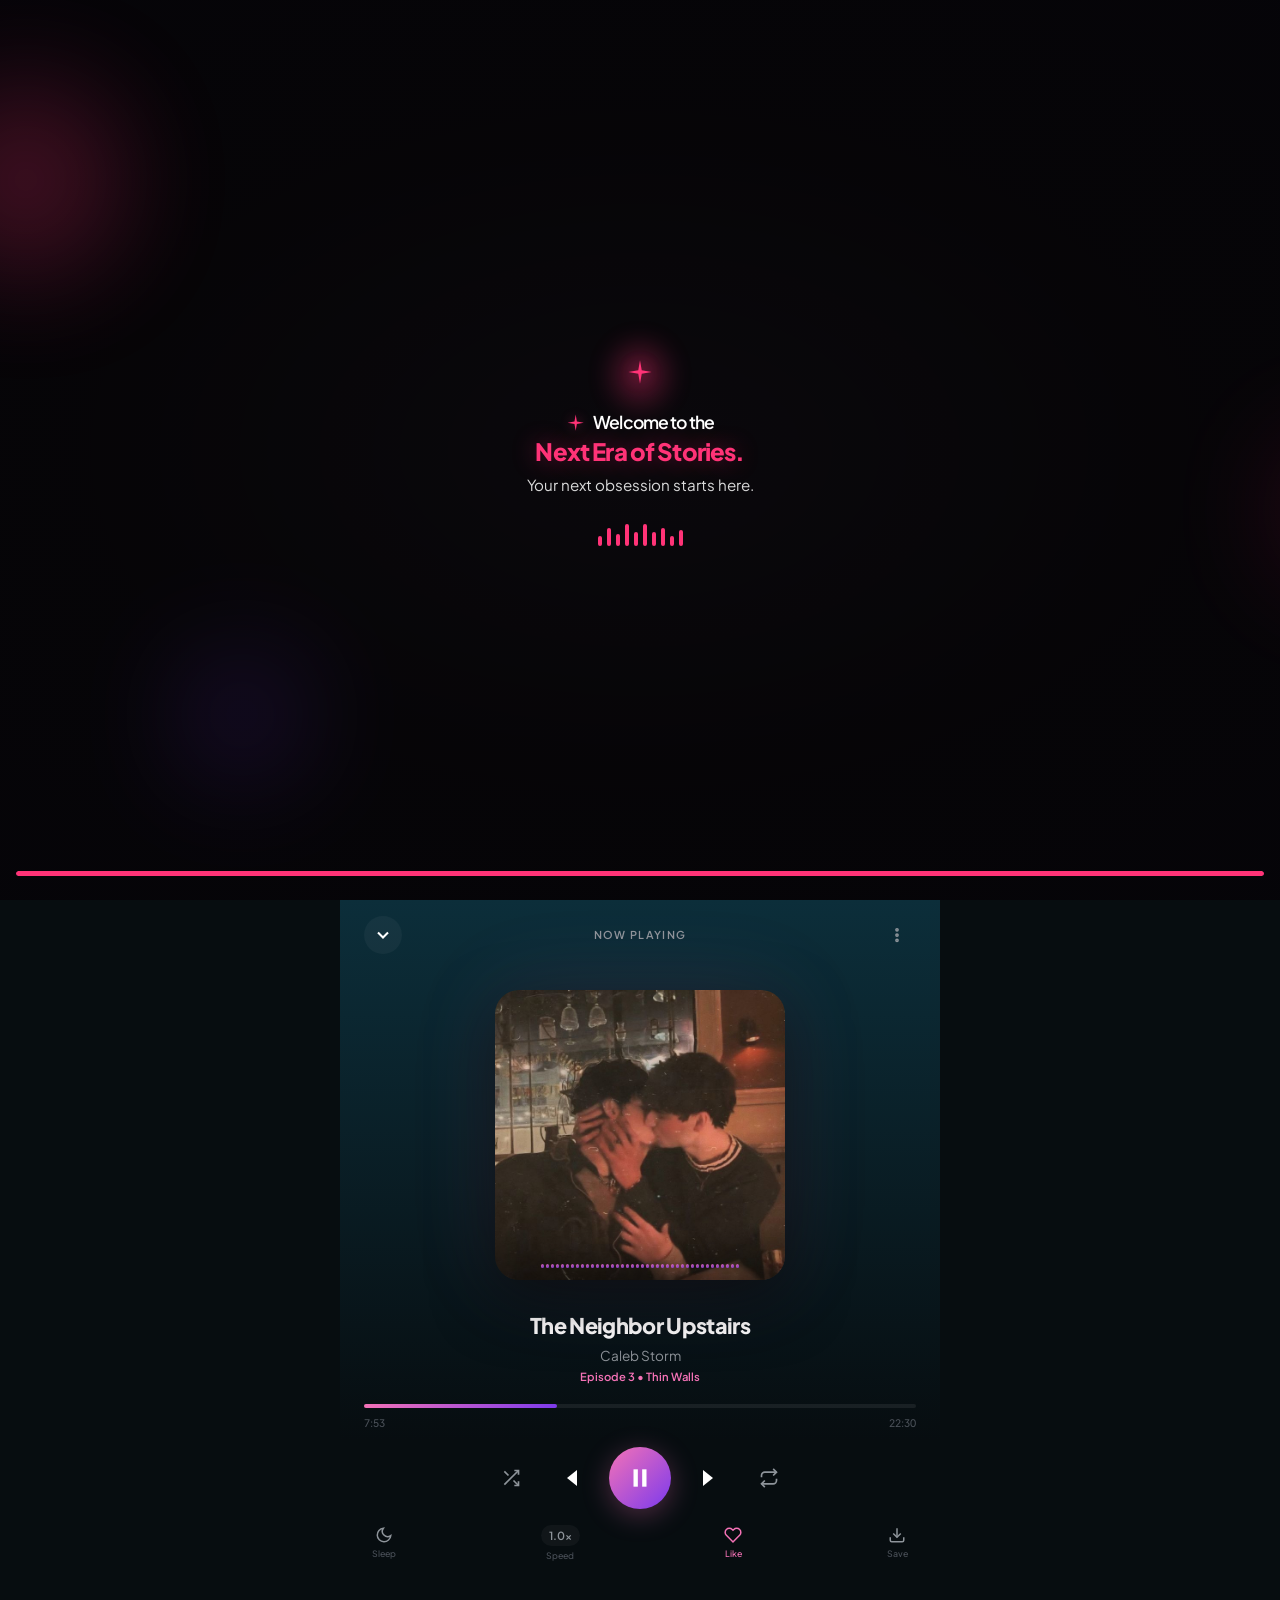
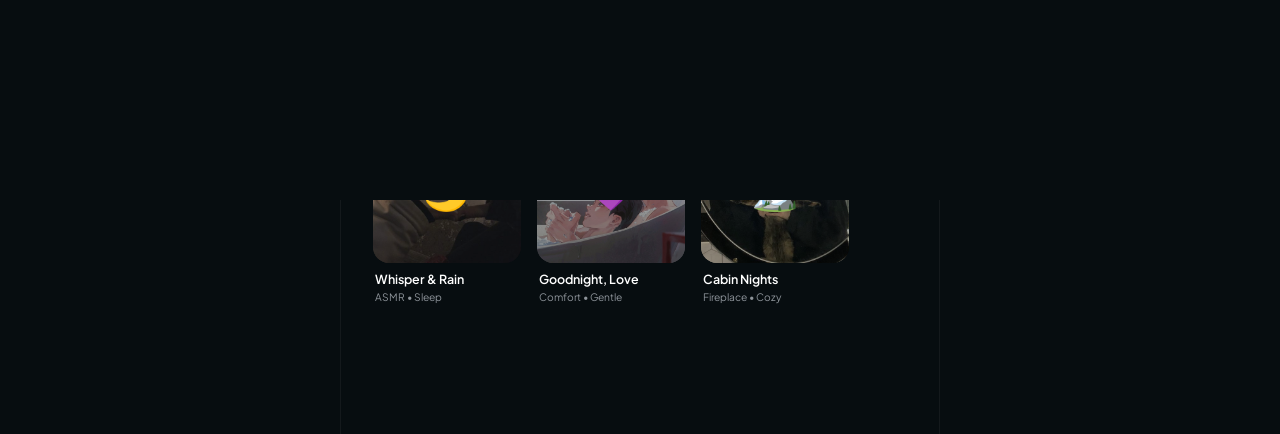
<file: hush_app.html>
<!DOCTYPE html>
<html lang="en">

<head>
    <meta charset="UTF-8">
    <meta name="viewport" content="width=device-width, initial-scale=1.0, maximum-scale=5.0, viewport-fit=cover, user-scalable=yes">
    <title>StoryVibe</title>
    <meta name="description" content="StoryVibe — Dream louder. Premium intimate audio stories.">
    <meta name="theme-color" content="#0a080c">
    <meta name="mobile-web-app-capable" content="yes">
    <meta name="apple-mobile-web-app-capable" content="yes">
    <meta name="apple-mobile-web-app-status-bar-style" content="black-translucent">
    <meta name="format-detection" content="telephone=no">
    <base href="./">
    <link rel="stylesheet" href="hush_app.css">
</head>

<body>

    <!-- ╔══════════════════════════════════════╗
         ║        SPLASH SCREEN                 ║
         ╚══════════════════════════════════════╝ -->
    <div id="splash" class="splash">
        <div class="splash-bg">
            <div class="splash-overlay"></div>
            <div class="splash-orb splash-orb-1"></div>
            <div class="splash-orb splash-orb-2"></div>
            <div class="splash-orb splash-orb-3"></div>
        </div>
        <div class="splash-content">
            <div class="splash-sparkle" aria-hidden="true">
                <svg viewBox="0 0 24 24" class="splash-sparkle-icon"><path d="M12 2L13.5 10.5L22 12L13.5 13.5L12 22L10.5 13.5L2 12L10.5 10.5L12 2Z" fill="currentColor"/></svg>
                <div class="splash-sparkle-glow"></div>
            </div>
            <h1 class="splash-title">
                <span class="splash-title-line">
                    <svg class="splash-welcome-icon" viewBox="0 0 24 24" aria-hidden="true"><path d="M12 2L13.5 10.5L22 12L13.5 13.5L12 22L10.5 13.5L2 12L10.5 10.5L12 2Z" fill="currentColor"/></svg>
                    Welcome to the
                </span>
                <span class="splash-title-accent">Next Era of Stories.</span>
            </h1>
            <p class="splash-tagline">Your next obsession starts here.</p>
            <div class="splash-waveform">
                <span></span><span></span><span></span><span></span><span></span>
                <span></span><span></span><span></span><span></span><span></span>
            </div>
        </div>
        <div class="splash-progress-wrap">
            <div class="splash-progress"><div class="splash-progress-fill"></div></div>
        </div>
    </div>

    <!-- ╔══════════════════════════════════════╗
         ║        ONBOARDING                    ║
         ╚══════════════════════════════════════╝ -->
    <div id="onboarding" class="onboarding">
        <div class="onb-slides">
            <div class="onb-slide active" data-slide="0">
                <div class="onb-glow"></div>
                <div class="onb-graphic-row onb-slide0">
                    <div class="onb-orb onb-orb-1"></div>
                    <div class="onb-orb onb-orb-2"></div>
                    <div class="onb-orb onb-orb-3"></div>
                </div>
                <div class="onb-logo">L</div>
                <h1 class="onb-brand">StoryVibe</h1>
                <p class="onb-tagline">Dream louder.</p>
                <p class="onb-desc">Premium intimate audio stories, made for you.</p>
                <div class="onb-waveform-demo">
                    <span></span><span></span><span></span><span></span><span></span><span></span><span></span><span></span><span></span><span></span>
                </div>
            </div>
            <div class="onb-slide" data-slide="1">
                <div class="onb-glow"></div>
                <div class="onb-vibe-grid">
                    <div class="onb-vibe-card" style="--onb-vibe:linear-gradient(135deg,#f472b6,#be185d)"><span class="onb-vibe-emoji">&#128293;</span><span class="onb-vibe-label">Passionate</span></div>
                    <div class="onb-vibe-card" style="--onb-vibe:linear-gradient(135deg,#7c3aed,#5b21b6)"><span class="onb-vibe-emoji">&#128156;</span><span class="onb-vibe-label">Romantic</span></div>
                    <div class="onb-vibe-card" style="--onb-vibe:linear-gradient(135deg,#06b6d4,#0e7490)"><span class="onb-vibe-emoji">&#127769;</span><span class="onb-vibe-label">Late Night</span></div>
                    <div class="onb-vibe-card active" style="--onb-vibe:linear-gradient(135deg,#f472b6,#7c3aed)"><span class="onb-vibe-emoji">&#127910;</span><span class="onb-vibe-label">All</span></div>
                </div>
                <div class="onb-icon-row">
                    <span class="onb-vibe-demo active">All</span>
                    <span class="onb-vibe-demo">Romantic</span>
                    <span class="onb-vibe-demo">ASMR</span>
                </div>
                <h2 class="onb-title">Find your vibe</h2>
                <p class="onb-desc">Browse by mood—passionate, dreamy, taboo, or soft. Pick a story and hit play.</p>
            </div>
            <div class="onb-slide" data-slide="2">
                <div class="onb-glow"></div>
                <div class="onb-feature-row">
                    <div class="onb-feature"><div class="onb-feature-icon"><svg viewBox="0 0 24 24"><path d="M19 21l-7-5-7 5V5a2 2 0 0 1 2-2h10a2 2 0 0 1 2 2z"/></svg></div><span>Save</span></div>
                    <div class="onb-feature"><div class="onb-feature-icon onb-heart"><svg viewBox="0 0 24 24"><path d="M20.84 4.61a5.5 5.5 0 0 0-7.78 0L12 5.67l-1.06-1.06a5.5 5.5 0 0 0-7.78 7.78l1.06 1.06L12 21.23l7.78-7.78 1.06-1.06a5.5 5.5 0 0 0 0-7.78z"/></svg></div><span>Like</span></div>
                    <div class="onb-feature"><div class="onb-feature-icon"><svg viewBox="0 0 24 24"><polygon points="6,3 20,12 6,21"/></svg></div><span>Play</span></div>
                </div>
                <div class="onb-hearts">
                    <svg viewBox="0 0 24 24"><path d="M20.84 4.61a5.5 5.5 0 0 0-7.78 0L12 5.67l-1.06-1.06a5.5 5.5 0 0 0-7.78 7.78l1.06 1.06L12 21.23l7.78-7.78 1.06-1.06a5.5 5.5 0 0 0 0-7.78z"/></svg>
                </div>
                <h2 class="onb-title">You’re in</h2>
                <p class="onb-desc">Save favorites, pick up where you left off, and listen your way.</p>
                <button class="onb-cta" onclick="finishOnboarding()">Get started</button>
            </div>
        </div>
        <div class="onb-footer">
            <button class="onb-skip" id="onb-skip" onclick="finishOnboarding()">Skip</button>
            <div class="onb-dots" id="onb-dots"></div>
            <button class="onb-next" id="onb-next" onclick="nextOnboardingSlide()">Next</button>
        </div>
    </div>

    <!-- ╔══════════════════════════════════════╗
         ║        SCREEN 1: HOME                ║
         ╚══════════════════════════════════════╝ -->
    <div id="screen-home" class="screen active">

        <!-- Header -->
        <header class="hdr">
            <div class="hdr-brand">
                <div class="hdr-logo">L</div>
                <span class="hdr-wordmark">StoryVibe</span>
            </div>
            <div class="hdr-actions">
                <button class="hdr-icon-btn" aria-label="Notifications">
                    <svg viewBox="0 0 24 24"><path d="M18 8A6 6 0 0 0 6 8c0 7-3 9-3 9h18s-3-2-3-9"/><path d="M13.73 21a2 2 0 0 1-3.46 0"/></svg>
                    <span class="notif-badge"></span>
                </button>
                <div class="hdr-avatar" onclick="navigateTo('profile')">
                    <span>S</span>
                </div>
            </div>
        </header>

        <!-- Greeting -->
        <div class="greeting-block">
            <p class="greeting-label" id="greeting-label">Good evening,</p>
            <h1 class="greeting-name">Sofia</h1>
        </div>

        <!-- Vibe Selector -->
        <div class="vibe-selector">
            <div class="vibe-pill active" data-vibe="all">All</div>
            <div class="vibe-pill" data-vibe="passionate">Passionate</div>
            <div class="vibe-pill" data-vibe="romantic">Romantic</div>
            <div class="vibe-pill" data-vibe="taboo">Taboo</div>
            <div class="vibe-pill" data-vibe="asmr">ASMR</div>
            <div class="vibe-pill" data-vibe="dreamy">Dreamy</div>
            <div class="vibe-pill" data-vibe="rough">Rough</div>
        </div>

        <!-- Featured Story (Editorial Hero) -->
        <div class="editorial-hero" onclick="openStoryDetail('neighbor')">
            <div class="eh-gradient" style="background:url('assets/thumb_memories.png') center/cover no-repeat"></div>
            <div class="eh-content">
                <div class="eh-eyebrow">Editor's Pick</div>
                <h2 class="eh-title">The Neighbor<br>Upstairs</h2>
                <p class="eh-sub">Thin walls. Thick tension. 8 episodes of forbidden proximity.</p>
                <div class="eh-cta">
                    <div class="eh-play-icon">
                        <svg viewBox="0 0 24 24"><polygon points="6,3 20,12 6,21"/></svg>
                    </div>
                    <span>Start Listening</span>
                </div>
            </div>
            <div class="eh-live">
                <span class="live-dot"></span>
                <span>3.1K listening</span>
            </div>
        </div>

        <!-- Continue -->
        <section class="sec">
            <div class="sec-head">
                <h2>Pick up where you left</h2>
                <span class="sec-more" onclick="openSeeAll('resume')">See all</span>
            </div>
            <div class="h-rail">
                <div class="resume-card anim-in" onclick="openStoryDetail('neighbor')">
                    <div class="rc-art" style="background:url('assets/thumb_memories.png') center/cover no-repeat">
                        <div class="rc-play"><svg viewBox="0 0 24 24"><polygon points="7,4 19,12 7,20"/></svg></div>
                    </div>
                    <div class="rc-bar"><div class="rc-fill" style="width:62%"></div></div>
                    <div class="rc-text">
                        <span class="rc-name">The Neighbor Upstairs</span>
                        <span class="rc-ep">Ep 3 &bull; 9m left</span>
                    </div>
                </div>
                <div class="resume-card anim-in" onclick="openStoryDetail('professor')">
                    <div class="rc-art" style="background:url('assets/thumb_green_flag.png') center/cover no-repeat">
                        <div class="rc-play"><svg viewBox="0 0 24 24"><polygon points="7,4 19,12 7,20"/></svg></div>
                    </div>
                    <div class="rc-bar"><div class="rc-fill" style="width:28%"></div></div>
                    <div class="rc-text">
                        <span class="rc-name">Office Hours</span>
                        <span class="rc-ep">Ep 1 &bull; 20m left</span>
                    </div>
                </div>
                <div class="resume-card anim-in" onclick="openStoryDetail('barista')">
                    <div class="rc-art" style="background:url('assets/thumb_domestic.png') center/cover no-repeat">
                        <div class="rc-play"><svg viewBox="0 0 24 24"><polygon points="7,4 19,12 7,20"/></svg></div>
                    </div>
                    <div class="rc-bar"><div class="rc-fill" style="width:100%"></div></div>
                    <div class="rc-text">
                        <span class="rc-name">The Barista</span>
                        <span class="rc-ep">Complete &bull; Replay</span>
                    </div>
                </div>
            </div>
        </section>

        <!-- Trending -->
        <section class="sec">
            <div class="sec-head">
                <h2>Trending</h2>
                <span class="sec-more" onclick="openSeeAll('trending')">See all</span>
            </div>
            <div class="h-rail">
                <div class="poster-card anim-in" onclick="openStoryDetail('marked')">
                    <div class="pc-img" style="background:url('assets/thumb_leave_mark.png') center/cover no-repeat">
                        <div class="pc-badge trend">Hot</div>
                        <div class="pc-hover-play"><svg viewBox="0 0 24 24"><polygon points="7,4 19,12 7,20"/></svg></div>
                        <div class="pc-time">2h 20m</div>
                    </div>
                    <div class="pc-info">
                        <div class="pc-title">Leave a Mark</div>
                        <div class="pc-sub">Possessive &bull; Intense</div>
                        <div class="pc-hearts"><svg viewBox="0 0 24 24"><path d="M20.84 4.61a5.5 5.5 0 0 0-7.78 0L12 5.67l-1.06-1.06a5.5 5.5 0 0 0-7.78 7.78l1.06 1.06L12 21.23l7.78-7.78 1.06-1.06a5.5 5.5 0 0 0 0-7.78z"/></svg><span>4.1K</span></div>
                    </div>
                </div>
                <div class="poster-card anim-in" onclick="openStoryDetail('neighbor')">
                    <div class="pc-img" style="background:url('assets/thumb_memories.png') center/cover no-repeat">
                        <div class="pc-badge trend">Hot</div>
                        <div class="pc-hover-play"><svg viewBox="0 0 24 24"><polygon points="7,4 19,12 7,20"/></svg></div>
                        <div class="pc-time">3h 28m</div>
                    </div>
                    <div class="pc-info">
                        <div class="pc-title">The Neighbor Upstairs</div>
                        <div class="pc-sub">Proximity &bull; Forbidden</div>
                        <div class="pc-hearts"><svg viewBox="0 0 24 24"><path d="M20.84 4.61a5.5 5.5 0 0 0-7.78 0L12 5.67l-1.06-1.06a5.5 5.5 0 0 0-7.78 7.78l1.06 1.06L12 21.23l7.78-7.78 1.06-1.06a5.5 5.5 0 0 0 0-7.78z"/></svg><span>6.2K</span></div>
                    </div>
                </div>
                <div class="poster-card anim-in" onclick="openStoryDetail('photographer')">
                    <div class="pc-img" style="background:url('assets/thumb_sensory.png') center/cover no-repeat">
                        <div class="pc-badge vip">VIP</div>
                        <div class="pc-hover-play"><svg viewBox="0 0 24 24"><polygon points="7,4 19,12 7,20"/></svg></div>
                        <div class="pc-time">4h 12m</div>
                    </div>
                    <div class="pc-info">
                        <div class="pc-title">The Photographer</div>
                        <div class="pc-sub">Art &bull; Vulnerable</div>
                        <div class="pc-hearts"><svg viewBox="0 0 24 24"><path d="M20.84 4.61a5.5 5.5 0 0 0-7.78 0L12 5.67l-1.06-1.06a5.5 5.5 0 0 0-7.78 7.78l1.06 1.06L12 21.23l7.78-7.78 1.06-1.06a5.5 5.5 0 0 0 0-7.78z"/></svg><span>4.8K</span></div>
                    </div>
                </div>
                <div class="poster-card anim-in" onclick="openStoryDetail('hockey')">
                    <div class="pc-img" style="background:url('assets/thumb_sporty_bf.png') center/cover no-repeat">
                        <div class="pc-badge fresh">New</div>
                        <div class="pc-hover-play"><svg viewBox="0 0 24 24"><polygon points="7,4 19,12 7,20"/></svg></div>
                        <div class="pc-time">2h 50m</div>
                    </div>
                    <div class="pc-info">
                        <div class="pc-title">Ice &amp; Fire</div>
                        <div class="pc-sub">Hockey &bull; Rivals</div>
                        <div class="pc-hearts"><svg viewBox="0 0 24 24"><path d="M20.84 4.61a5.5 5.5 0 0 0-7.78 0L12 5.67l-1.06-1.06a5.5 5.5 0 0 0-7.78 7.78l1.06 1.06L12 21.23l7.78-7.78 1.06-1.06a5.5 5.5 0 0 0 0-7.78z"/></svg><span>2.8K</span></div>
                    </div>
                </div>
                <div class="poster-card anim-in" onclick="openStoryDetail('dancer')">
                    <div class="pc-img" style="background:url('assets/thumb_situationship.png') center/cover no-repeat">
                        <div class="pc-badge fresh">New</div>
                        <div class="pc-hover-play"><svg viewBox="0 0 24 24"><polygon points="7,4 19,12 7,20"/></svg></div>
                        <div class="pc-time">2h 40m</div>
                    </div>
                    <div class="pc-info">
                        <div class="pc-title">After the Show</div>
                        <div class="pc-sub">Dancer &bull; Passionate</div>
                        <div class="pc-hearts"><svg viewBox="0 0 24 24"><path d="M20.84 4.61a5.5 5.5 0 0 0-7.78 0L12 5.67l-1.06-1.06a5.5 5.5 0 0 0-7.78 7.78l1.06 1.06L12 21.23l7.78-7.78 1.06-1.06a5.5 5.5 0 0 0 0-7.78z"/></svg><span>2.1K</span></div>
                    </div>
                </div>
                <div class="poster-card anim-in" onclick="openStoryDetail('redflag')">
                    <div class="pc-img" style="background:url('assets/thumb_red_flags.png') center/cover no-repeat">
                        <div class="pc-badge trend">Hot</div>
                        <div class="pc-hover-play"><svg viewBox="0 0 24 24"><polygon points="7,4 19,12 7,20"/></svg></div>
                        <div class="pc-time">3h 10m</div>
                    </div>
                    <div class="pc-info">
                        <div class="pc-title">Red Flags</div>
                        <div class="pc-sub">Bad Boy &bull; Thrilling</div>
                        <div class="pc-hearts"><svg viewBox="0 0 24 24"><path d="M20.84 4.61a5.5 5.5 0 0 0-7.78 0L12 5.67l-1.06-1.06a5.5 5.5 0 0 0-7.78 7.78l1.06 1.06L12 21.23l7.78-7.78 1.06-1.06a5.5 5.5 0 0 0 0-7.78z"/></svg><span>3.6K</span></div>
                    </div>
                </div>
                <div class="poster-card anim-in" onclick="openStoryDetail('barista')">
                    <div class="pc-img" style="background:url('assets/thumb_domestic.png') center/cover no-repeat">
                        <div class="pc-hover-play"><svg viewBox="0 0 24 24"><polygon points="7,4 19,12 7,20"/></svg></div>
                        <div class="pc-time">2h 15m</div>
                    </div>
                    <div class="pc-info">
                        <div class="pc-title">The Barista</div>
                        <div class="pc-sub">Coffee Shop &bull; Sweet</div>
                        <div class="pc-hearts"><svg viewBox="0 0 24 24"><path d="M20.84 4.61a5.5 5.5 0 0 0-7.78 0L12 5.67l-1.06-1.06a5.5 5.5 0 0 0-7.78 7.78l1.06 1.06L12 21.23l7.78-7.78 1.06-1.06a5.5 5.5 0 0 0 0-7.78z"/></svg><span>5.4K</span></div>
                    </div>
                </div>
            </div>
        </section>

        <!-- For You (Editorial Layout) -->
        <section class="sec">
            <div class="sec-head">
                <h2>For You</h2>
                <span class="sec-more" onclick="openSeeAll('forYou')">See all</span>
            </div>
            <div class="editorial-grid">
                <div class="eg-card eg-wide anim-in" onclick="openStoryDetail('lifeguard')">
                    <div class="eg-bg" style="background:url('assets/thumb_caught.png') center/cover no-repeat"></div>
                    <div class="eg-body">
                        <div class="eg-label">Recommended</div>
                        <div class="eg-name">Lifeguard Summer</div>
                        <div class="eg-meta">6 Eps &bull; Beach &bull; Playful</div>
                    </div>
                </div>
                <div class="eg-card anim-in" onclick="openStoryDetail('chef')">
                    <div class="eg-bg" style="background:url('assets/thumb_slow_burn.png') center/cover no-repeat"></div>
                    <div class="eg-body">
                        <div class="eg-name">Private Chef</div>
                        <div class="eg-meta">Sensual &bull; Cooking</div>
                    </div>
                </div>
                <div class="eg-card anim-in" onclick="openStoryDetail('penpal')">
                    <div class="eg-bg" style="background:url('assets/thumb_not_her.png') center/cover no-repeat"></div>
                    <div class="eg-body">
                        <div class="eg-name">Dear Pen Pal</div>
                        <div class="eg-meta">Letters &bull; Longing</div>
                    </div>
                </div>
                <div class="eg-card anim-in" onclick="openStoryDetail('professor')">
                    <div class="eg-bg" style="background:url('assets/thumb_green_flag.png') center/cover no-repeat"></div>
                    <div class="eg-body">
                        <div class="eg-name">Office Hours</div>
                        <div class="eg-meta">Professor &bull; Forbidden</div>
                    </div>
                </div>
            </div>
        </section>

        <!-- Voices -->
        <section class="sec">
            <div class="sec-head">
                <h2>Popular Voices</h2>
                <span class="sec-more" onclick="openSeeAll('voices')">See all</span>
            </div>
            <div class="voice-list">
                <div class="voice-row anim-in">
                    <div class="vr-ring" style="background:linear-gradient(135deg,#f472b6,#7c3aed)"><span>C</span></div>
                    <div class="vr-info"><div class="vr-name">Caleb Storm</div><div class="vr-desc">Deep &bull; Commanding</div></div>
                    <div class="vr-wave"><span></span><span></span><span></span><span></span><span></span></div>
                </div>
                <div class="voice-row anim-in">
                    <div class="vr-ring" style="background:linear-gradient(135deg,#06b6d4,#3b82f6)"><span>N</span></div>
                    <div class="vr-info"><div class="vr-name">Nico Voss</div><div class="vr-desc">Warm &bull; Playful</div></div>
                    <div class="vr-wave"><span></span><span></span><span></span><span></span><span></span></div>
                </div>
                <div class="voice-row anim-in">
                    <div class="vr-ring" style="background:linear-gradient(135deg,#fbbf24,#f472b6)"><span>J</span></div>
                    <div class="vr-info"><div class="vr-name">Jade Ellis</div><div class="vr-desc">Sultry &bull; ASMR</div></div>
                    <div class="vr-wave"><span></span><span></span><span></span><span></span><span></span></div>
                </div>
            </div>
        </section>

        <!-- Sleep Section -->
        <section class="sec">
            <div class="sec-head">
                <h2>Wind Down</h2>
                <span class="sec-more" onclick="openSeeAll('windDown')">See all</span>
            </div>
            <div class="h-rail">
                <div class="sleep-tile anim-in" onclick="openStoryDetail('whisper-rain')">
                    <div class="st-art" style="background:url('assets/thumb_messy_hair.png') center/cover no-repeat">
                        <div class="st-emoji">&#127769;</div>
                    </div>
                    <div class="st-name">Whisper & Rain</div>
                    <div class="st-tag">ASMR &bull; Sleep</div>
                </div>
                <div class="sleep-tile anim-in" onclick="openStoryDetail('goodnight')">
                    <div class="st-art" style="background:url('assets/thumb_hurt_comfort.png') center/cover no-repeat">
                        <div class="st-emoji">&#128156;</div>
                    </div>
                    <div class="st-name">Goodnight, Love</div>
                    <div class="st-tag">Comfort &bull; Gentle</div>
                </div>
                <div class="sleep-tile anim-in" onclick="openStoryDetail('cabin-night')">
                    <div class="st-art" style="background:url('assets/thumb_mirror.png') center/cover no-repeat">
                        <div class="st-emoji">&#127956;&#65039;</div>
                    </div>
                    <div class="st-name">Cabin Nights</div>
                    <div class="st-tag">Fireplace &bull; Cozy</div>
                </div>
            </div>
        </section>

    </div>


    <!-- ╔══════════════════════════════════════╗
         ║        SCREEN 2: EXPLORE             ║
         ╚══════════════════════════════════════╝ -->
    <div id="screen-explore" class="screen">
        <div class="explore-top">
            <h1>Explore</h1>
            <div class="search-field">
                <svg viewBox="0 0 24 24"><circle cx="11" cy="11" r="8"/><line x1="21" y1="21" x2="16.65" y2="16.65"/></svg>
                <input type="text" placeholder="Stories, voices, vibes...">
            </div>
        </div>

        <section class="sec" style="margin-top:0.25rem">
            <div class="sec-head"><h2>Browse Vibes</h2></div>
            <div class="vibe-tiles">
                <div class="vt" style="--vt-bg:linear-gradient(135deg,#f472b6,#be185d)"><div class="vt-icon">&#128293;</div><div class="vt-label">Passionate</div><div class="vt-count">128</div></div>
                <div class="vt" style="--vt-bg:linear-gradient(135deg,#06b6d4,#0e7490)"><div class="vt-icon">&#127769;</div><div class="vt-label">Late Night</div><div class="vt-count">94</div></div>
                <div class="vt" style="--vt-bg:linear-gradient(135deg,#7c3aed,#5b21b6)"><div class="vt-icon">&#128156;</div><div class="vt-label">Romantic</div><div class="vt-count">112</div></div>
                <div class="vt" style="--vt-bg:linear-gradient(135deg,#fbbf24,#d97706)"><div class="vt-icon">&#9939;&#65039;</div><div class="vt-label">Dominant</div><div class="vt-count">67</div></div>
                <div class="vt" style="--vt-bg:linear-gradient(135deg,#10b981,#059669)"><div class="vt-icon">&#128154;</div><div class="vt-label">Comfort</div><div class="vt-count">85</div></div>
                <div class="vt" style="--vt-bg:linear-gradient(135deg,#ef4444,#b91c1c)"><div class="vt-icon">&#128520;</div><div class="vt-label">Taboo</div><div class="vt-count">53</div></div>
            </div>
        </section>

        <section class="sec">
            <div class="sec-head"><h2>Popular Voices</h2><span class="sec-more">See all</span></div>
            <div class="h-rail voice-avatars-rail">
                <div class="va-card"><div class="va-ring" style="background:linear-gradient(135deg,#f472b6,#7c3aed)"><span>C</span></div><div class="va-label">Caleb</div><div class="va-type">Deep</div></div>
                <div class="va-card"><div class="va-ring" style="background:linear-gradient(135deg,#06b6d4,#3b82f6)"><span>N</span></div><div class="va-label">Nico</div><div class="va-type">Warm</div></div>
                <div class="va-card"><div class="va-ring" style="background:linear-gradient(135deg,#fbbf24,#f472b6)"><span>J</span></div><div class="va-label">Jade</div><div class="va-type">Sultry</div></div>
                <div class="va-card"><div class="va-ring" style="background:linear-gradient(135deg,#10b981,#06b6d4)"><span>L</span></div><div class="va-label">Leo</div><div class="va-type">Gentle</div></div>
                <div class="va-card"><div class="va-ring" style="background:linear-gradient(135deg,#ef4444,#fbbf24)"><span>A</span></div><div class="va-label">Aria</div><div class="va-type">Breathy</div></div>
            </div>
        </section>

        <section class="sec">
            <div class="sec-head"><h2>Trending Tags</h2></div>
            <div class="tags-wrap">
                <span class="tag hot-tag">#enemiestolovers</span><span class="tag">#softdom</span><span class="tag hot-tag">#possessive</span>
                <span class="tag">#aftercare</span><span class="tag">#jealousy</span><span class="tag hot-tag">#firsttime</span>
                <span class="tag">#fakerelationship</span><span class="tag">#roommates</span><span class="tag">#praising</span>
                <span class="tag">#forbiddenlove</span><span class="tag">#bodyworshipping</span><span class="tag">#voyeuristic</span>
            </div>
        </section>

        <section class="sec">
            <div class="sec-head"><h2>Top This Week</h2></div>
            <div class="ranking-list">
                <div class="rank-row anim-in" onclick="openStoryDetail('marked')"><div class="rank-num">#1</div><div class="rank-art" style="background:url('assets/thumb_leave_mark.png') center/cover no-repeat"></div><div class="rank-info"><div class="rank-title">Leave a Mark</div><div class="rank-meta">5 Eps &bull; Possessive</div></div><div class="rank-up"><svg viewBox="0 0 24 24"><polyline points="23 6 13.5 15.5 8.5 10.5 1 18"/></svg></div></div>
                <div class="rank-row anim-in" onclick="openStoryDetail('neighbor')"><div class="rank-num">#2</div><div class="rank-art" style="background:url('assets/thumb_memories.png') center/cover no-repeat"></div><div class="rank-info"><div class="rank-title">The Neighbor Upstairs</div><div class="rank-meta">8 Eps &bull; Forbidden</div></div><div class="rank-up"><svg viewBox="0 0 24 24"><polyline points="23 6 13.5 15.5 8.5 10.5 1 18"/></svg></div></div>
                <div class="rank-row anim-in" onclick="openStoryDetail('barista')"><div class="rank-num">#3</div><div class="rank-art" style="background:url('assets/thumb_domestic.png') center/cover no-repeat"></div><div class="rank-info"><div class="rank-title">The Barista</div><div class="rank-meta">6 Eps &bull; Sweet</div></div><div class="rank-up"><svg viewBox="0 0 24 24"><polyline points="23 6 13.5 15.5 8.5 10.5 1 18"/></svg></div></div>
                <div class="rank-row anim-in" onclick="openStoryDetail('hockey')"><div class="rank-num">#4</div><div class="rank-art" style="background:url('assets/thumb_sporty_bf.png') center/cover no-repeat"></div><div class="rank-info"><div class="rank-title">Ice &amp; Fire</div><div class="rank-meta">6 Eps &bull; Hockey</div></div><div class="rank-up"><svg viewBox="0 0 24 24"><polyline points="23 6 13.5 15.5 8.5 10.5 1 18"/></svg></div></div>
                <div class="rank-row anim-in" onclick="openStoryDetail('photographer')"><div class="rank-num">#5</div><div class="rank-art" style="background:url('assets/thumb_sensory.png') center/cover no-repeat"></div><div class="rank-info"><div class="rank-title">The Photographer</div><div class="rank-meta">10 Eps &bull; Art</div></div><div class="rank-up"><svg viewBox="0 0 24 24"><polyline points="23 6 13.5 15.5 8.5 10.5 1 18"/></svg></div></div>
            </div>
        </section>
    </div>


    <!-- ╔══════════════════════════════════════╗
         ║        SCREEN 3: LIBRARY             ║
         ╚══════════════════════════════════════╝ -->
    <div id="screen-library" class="screen">
        <div class="lib-top">
            <h1>Library</h1>
        </div>
        <div class="lib-tabs">
            <div class="lt active" data-tab="saved">Saved</div>
            <div class="lt" data-tab="downloaded">Downloaded</div>
            <div class="lt" data-tab="history">History</div>
        </div>

        <div id="lib-saved" class="lib-tab-body active">
            <div class="lib-row" onclick="openStoryDetail('neighbor')"><div class="lr-art" style="background:url('assets/thumb_memories.png') center/cover no-repeat"></div><div class="lr-info"><div class="lr-title">The Neighbor Upstairs</div><div class="lr-meta">8 Eps &bull; Ep 3</div><div class="lr-prog"><div class="lr-fill" style="width:38%"></div></div></div><button class="lr-more"><svg viewBox="0 0 24 24"><circle cx="12" cy="12" r="1.5"/><circle cx="12" cy="5" r="1.5"/><circle cx="12" cy="19" r="1.5"/></svg></button></div>
            <div class="lib-row" onclick="openStoryDetail('photographer')"><div class="lr-art" style="background:url('assets/thumb_sensory.png') center/cover no-repeat"></div><div class="lr-info"><div class="lr-title">The Photographer</div><div class="lr-meta">10 Eps &bull; Art</div><div class="lr-prog"><div class="lr-fill" style="width:0%"></div></div></div><button class="lr-more"><svg viewBox="0 0 24 24"><circle cx="12" cy="12" r="1.5"/><circle cx="12" cy="5" r="1.5"/><circle cx="12" cy="19" r="1.5"/></svg></button></div>
            <div class="lib-row" onclick="openStoryDetail('professor')"><div class="lr-art" style="background:url('assets/thumb_green_flag.png') center/cover no-repeat"></div><div class="lr-info"><div class="lr-title">Office Hours</div><div class="lr-meta">9 Eps &bull; Professor</div><div class="lr-prog"><div class="lr-fill" style="width:11%"></div></div></div><button class="lr-more"><svg viewBox="0 0 24 24"><circle cx="12" cy="12" r="1.5"/><circle cx="12" cy="5" r="1.5"/><circle cx="12" cy="19" r="1.5"/></svg></button></div>
            <div class="lib-row" onclick="openStoryDetail('marked')"><div class="lr-art" style="background:url('assets/thumb_leave_mark.png') center/cover no-repeat"></div><div class="lr-info"><div class="lr-title">Leave a Mark</div><div class="lr-meta">5 Eps &bull; Possessive</div><div class="lr-prog"><div class="lr-fill" style="width:60%"></div></div></div><button class="lr-more"><svg viewBox="0 0 24 24"><circle cx="12" cy="12" r="1.5"/><circle cx="12" cy="5" r="1.5"/><circle cx="12" cy="19" r="1.5"/></svg></button></div>
            <div class="lib-row" onclick="openStoryDetail('barista')"><div class="lr-art" style="background:url('assets/thumb_domestic.png') center/cover no-repeat"></div><div class="lr-info"><div class="lr-title">The Barista</div><div class="lr-meta">6 Eps &bull; Complete</div><div class="lr-prog"><div class="lr-fill" style="width:100%"></div></div></div><button class="lr-more"><svg viewBox="0 0 24 24"><circle cx="12" cy="12" r="1.5"/><circle cx="12" cy="5" r="1.5"/><circle cx="12" cy="19" r="1.5"/></svg></button></div>
            <div class="lib-row" onclick="openStoryDetail('hockey')"><div class="lr-art" style="background:url('assets/thumb_sporty_bf.png') center/cover no-repeat"></div><div class="lr-info"><div class="lr-title">Ice &amp; Fire</div><div class="lr-meta">6 Eps &bull; Hockey</div><div class="lr-prog"><div class="lr-fill" style="width:0%"></div></div></div><button class="lr-more"><svg viewBox="0 0 24 24"><circle cx="12" cy="12" r="1.5"/><circle cx="12" cy="5" r="1.5"/><circle cx="12" cy="19" r="1.5"/></svg></button></div>
        </div>
        <div id="lib-downloaded" class="lib-tab-body" style="display:none">
            <div class="lib-row" onclick="openStoryDetail('neighbor')"><div class="lr-art" style="background:url('assets/thumb_memories.png') center/cover no-repeat"><div class="lr-dl-badge"><svg viewBox="0 0 24 24"><polyline points="20 6 9 17 4 12"/></svg></div></div><div class="lr-info"><div class="lr-title">The Neighbor Upstairs</div><div class="lr-meta">Eps 1-3 &bull; 38 MB</div></div><button class="lr-more"><svg viewBox="0 0 24 24"><circle cx="12" cy="12" r="1.5"/><circle cx="12" cy="5" r="1.5"/><circle cx="12" cy="19" r="1.5"/></svg></button></div>
        </div>
        <div id="lib-history" class="lib-tab-body" style="display:none">
            <div class="lib-row" onclick="openStoryDetail('barista')"><div class="lr-art" style="background:url('assets/thumb_domestic.png') center/cover no-repeat"></div><div class="lr-info"><div class="lr-title">The Barista</div><div class="lr-meta">Finished today</div></div><button class="lr-more"><svg viewBox="0 0 24 24"><circle cx="12" cy="12" r="1.5"/><circle cx="12" cy="5" r="1.5"/><circle cx="12" cy="19" r="1.5"/></svg></button></div>
            <div class="lib-row" onclick="openStoryDetail('neighbor')"><div class="lr-art" style="background:url('assets/thumb_memories.png') center/cover no-repeat"></div><div class="lr-info"><div class="lr-title">The Neighbor Upstairs</div><div class="lr-meta">Ep 3 &bull; Yesterday</div></div><button class="lr-more"><svg viewBox="0 0 24 24"><circle cx="12" cy="12" r="1.5"/><circle cx="12" cy="5" r="1.5"/><circle cx="12" cy="19" r="1.5"/></svg></button></div>
            <div class="lib-row" onclick="openStoryDetail('redflag')"><div class="lr-art" style="background:url('assets/thumb_red_flags.png') center/cover no-repeat"></div><div class="lr-info"><div class="lr-title">Red Flags</div><div class="lr-meta">Ep 2 &bull; 3 days ago</div></div><button class="lr-more"><svg viewBox="0 0 24 24"><circle cx="12" cy="12" r="1.5"/><circle cx="12" cy="5" r="1.5"/><circle cx="12" cy="19" r="1.5"/></svg></button></div>
        </div>
    </div>


    <!-- ╔══════════════════════════════════════╗
         ║        SCREEN 4: PROFILE             ║
         ╚══════════════════════════════════════╝ -->
    <div id="screen-profile" class="screen">
        <div class="prof-hero">
            <div class="prof-hero-glow"></div>
            <div class="prof-av-ring"><div class="prof-av">S</div></div>
            <div class="prof-name">Sofia Laurent</div>
            <div class="prof-handle">@sofia.storyvibe &bull; Since 2025</div>
        </div>
        <div class="prof-stats">
            <div class="ps-card"><div class="ps-val">29</div><div class="ps-label">Stories</div></div>
            <div class="ps-card accent"><div class="ps-val">74h</div><div class="ps-label">Listened</div></div>
            <div class="ps-card"><div class="ps-val">11</div><div class="ps-label">Favorites</div></div>
        </div>

        <div class="premium-cta-card">
            <div class="pcc-glow"></div>
            <div class="pcc-body">
                <div class="pcc-badge">StoryVibe+</div>
                <div class="pcc-title">Go Premium</div>
                <div class="pcc-desc">All voices, exclusive stories, ad-free</div>
                <button class="pcc-btn" onclick="openPaywall()">Upgrade</button>
            </div>
        </div>

        <div class="settings-block">
            <div class="sb-title">Preferences</div>
            <div class="sb-row"><div class="sb-icon"><svg viewBox="0 0 24 24"><path d="M12 2a3 3 0 0 0-3 3v4a3 3 0 0 0 6 0V5a3 3 0 0 0-3-3Z"/><path d="M19 10v1a7 7 0 0 1-14 0v-1"/><line x1="12" y1="19" x2="12" y2="22"/></svg></div><div class="sb-text"><div class="sb-name">Voice Preference</div><div class="sb-val">Deep masculine</div></div><svg class="sb-chev" viewBox="0 0 24 24"><polyline points="9 18 15 12 9 6"/></svg></div>
            <div class="sb-row"><div class="sb-icon"><svg viewBox="0 0 24 24"><circle cx="12" cy="12" r="3"/><path d="M12 1v2M12 21v2M4.22 4.22l1.42 1.42M18.36 18.36l1.42 1.42M1 12h2M21 12h2M4.22 19.78l1.42-1.42M18.36 5.64l1.42-1.42"/></svg></div><div class="sb-text"><div class="sb-name">Dark Mode</div><div class="sb-val">Always on</div></div><div class="toggle on" onclick="this.classList.toggle('on')"><div class="toggle-dot"></div></div></div>
            <div class="sb-row"><div class="sb-icon"><svg viewBox="0 0 24 24"><rect x="3" y="11" width="18" height="11" rx="2" ry="2"/><path d="M7 11V7a5 5 0 0 1 10 0v4"/></svg></div><div class="sb-text"><div class="sb-name">Privacy Lock</div><div class="sb-val">Require Face ID</div></div><div class="toggle" onclick="this.classList.toggle('on')"><div class="toggle-dot"></div></div></div>
            </div>
        <div class="settings-block">
            <div class="sb-title">Account</div>
            <div class="sb-row"><div class="sb-icon"><svg viewBox="0 0 24 24"><path d="M4 4h16c1.1 0 2 .9 2 2v12c0 1.1-.9 2-2 2H4c-1.1 0-2-.9-2-2V6c0-1.1.9-2 2-2z"/><polyline points="22,6 12,13 2,6"/></svg></div><div class="sb-text"><div class="sb-name">Email</div><div class="sb-val">sofia.l@email.com</div></div><svg class="sb-chev" viewBox="0 0 24 24"><polyline points="9 18 15 12 9 6"/></svg></div>
            <div class="sb-row"><div class="sb-icon"><svg viewBox="0 0 24 24"><path d="M12 22s8-4 8-10V5l-8-3-8 3v7c0 6 8 10 8 10z"/></svg></div><div class="sb-text"><div class="sb-name">Subscription</div><div class="sb-val">Free plan</div></div><svg class="sb-chev" viewBox="0 0 24 24"><polyline points="9 18 15 12 9 6"/></svg></div>
        </div>
        <div class="app-footer">StoryVibe v1.0 &bull; Dream louder</div>
    </div>


    <!-- ╔══════════════════════════════════════╗
         ║        STORY DETAIL                  ║
         ╚══════════════════════════════════════╝ -->
    <div id="story-detail" class="detail-panel">
        <div class="dp-hero">
            <div class="dp-hero-bg" id="dp-bg" style="background:url('assets/thumb_memories.png') center/cover no-repeat"></div>
            <div class="dp-hero-fade"></div>
            <div class="dp-back"><button onclick="closeDetail()"><svg viewBox="0 0 24 24"><polyline points="15 18 9 12 15 6"/></svg></button></div>
            <div class="dp-hero-info">
                <div class="dp-tags" id="dp-tags"></div>
                <div class="dp-title" id="dp-title">The Neighbor Upstairs</div>
                <div class="dp-meta" id="dp-meta">8 Episodes &bull; 3h 28m &bull; Caleb Storm</div>
                <div class="dp-live"><span class="live-dot"></span><span id="dp-live-text">3.1K listening</span></div>
            </div>
        </div>
        <div class="dp-body">
            <div class="dp-actions">
                <button class="dp-play" onclick="openPlayer()"><svg viewBox="0 0 24 24"><polygon points="6,3 20,12 6,21"/></svg><span id="dp-play-label">Play Episode 1</span></button>
                <button class="dp-sec"><svg viewBox="0 0 24 24"><path d="M19 21l-7-5-7 5V5a2 2 0 0 1 2-2h10a2 2 0 0 1 2 2z"/></svg></button>
                <button class="dp-sec"><svg viewBox="0 0 24 24"><circle cx="18" cy="5" r="3"/><circle cx="6" cy="12" r="3"/><circle cx="18" cy="19" r="3"/><line x1="8.59" y1="13.51" x2="15.42" y2="17.49"/><line x1="15.41" y1="6.51" x2="8.59" y2="10.49"/></svg></button>
            </div>
            <p class="dp-desc" id="dp-desc"></p>
            <div class="dp-ep-title">Episodes</div>
            <div class="dp-ep-list" id="dp-eps"></div>
        </div>
    </div>


    <!-- ╔══════════════════════════════════════╗
         ║        SEE ALL (Home section list)   ║
         ╚══════════════════════════════════════╝ -->
    <div id="see-all-panel" class="detail-panel see-all-panel">
        <div class="see-all-header">
            <button type="button" class="see-all-back" onclick="closeSeeAll()" aria-label="Back">
                <svg viewBox="0 0 24 24"><polyline points="15 18 9 12 15 6"/></svg>
            </button>
            <h1 class="see-all-title" id="see-all-title">Trending</h1>
        </div>
        <div class="see-all-body">
            <div class="see-all-list" id="see-all-list"></div>
        </div>
    </div>


    <!-- ╔══════════════════════════════════════╗
         ║        SEARCH RESULTS                ║
         ╚══════════════════════════════════════╝ -->
    <div id="screen-search" class="screen">
        <div class="search-screen-header">
            <button class="search-back" onclick="closeSearch()"><svg viewBox="0 0 24 24"><polyline points="15 18 9 12 15 6"/></svg></button>
            <div class="search-field search-field-full">
                <svg viewBox="0 0 24 24"><circle cx="11" cy="11" r="8"/><line x1="21" y1="21" x2="16.65" y2="16.65"/></svg>
                <input type="text" id="search-input" placeholder="Stories, voices, vibes..." value="" autocomplete="off">
            </div>
        </div>
        <div class="search-results-section">
            <h2 class="search-results-label" id="search-results-label">Browse Vibes</h2>
            <div class="search-browse-vibes" id="search-browse-vibes">
                <div class="vibe-tiles">
                    <div class="vt" style="--vt-bg:linear-gradient(135deg,#f472b6,#be185d)" onclick="searchByVibe('passionate')"><div class="vt-icon">&#128293;</div><div class="vt-label">Passionate</div><div class="vt-count">128</div></div>
                    <div class="vt" style="--vt-bg:linear-gradient(135deg,#06b6d4,#0e7490)" onclick="searchByVibe('late night')"><div class="vt-icon">&#127769;</div><div class="vt-label">Late Night</div><div class="vt-count">94</div></div>
                    <div class="vt" style="--vt-bg:linear-gradient(135deg,#7c3aed,#5b21b6)" onclick="searchByVibe('romantic')"><div class="vt-icon">&#128156;</div><div class="vt-label">Romantic</div><div class="vt-count">112</div></div>
                    <div class="vt" style="--vt-bg:linear-gradient(135deg,#fbbf24,#d97706)" onclick="searchByVibe('dominant')"><div class="vt-icon">&#9939;&#65039;</div><div class="vt-label">Dominant</div><div class="vt-count">67</div></div>
                    <div class="vt" style="--vt-bg:linear-gradient(135deg,#10b981,#059669)" onclick="searchByVibe('comfort')"><div class="vt-icon">&#128154;</div><div class="vt-label">Comfort</div><div class="vt-count">85</div></div>
                    <div class="vt" style="--vt-bg:linear-gradient(135deg,#ef4444,#b91c1c)" onclick="searchByVibe('taboo')"><div class="vt-icon">&#128520;</div><div class="vt-label">Taboo</div><div class="vt-count">53</div></div>
                </div>
            </div>
            <div class="search-results-grid" id="search-results-grid" style="display:none"></div>
            <div class="search-results-empty" id="search-results-empty" style="display:none">
                <div class="search-empty-icon">&#128269;</div>
                <p>No stories match your search.</p>
                <p class="search-empty-hint">Try vibes like Romantic, ASMR, or Passionate</p>
            </div>
        </div>
    </div>


    <!-- ╔══════════════════════════════════════╗
         ║        PLAYER                        ║
         ╚══════════════════════════════════════╝ -->
    <div id="player" class="player-panel">
        <div class="pl-bg" id="pl-bg" style="background:linear-gradient(180deg,#0c2e3a 0%,#070d10 60%)"></div>
        <div class="pl-particles" id="pl-particles"></div>
        <div class="pl-content">
            <div class="pl-top">
                <button class="pl-down" onclick="closePlayer()"><svg viewBox="0 0 24 24"><polyline points="6 9 12 15 18 9"/></svg></button>
                <div class="pl-now">Now Playing</div>
                <button class="pl-menu" onclick="openSleep()"><svg viewBox="0 0 24 24"><circle cx="12" cy="12" r="1.5"/><circle cx="12" cy="5" r="1.5"/><circle cx="12" cy="19" r="1.5"/></svg></button>
            </div>
            <div class="pl-artwork">
                <div class="pl-art-card" id="pl-art" style="background:url('assets/thumb_memories.png') center/cover no-repeat">
                    <div class="pl-waveform" id="pl-waveform"></div>
                </div>
            </div>
            <div class="pl-track-info">
                <div class="pl-title" id="pl-title">The Neighbor Upstairs</div>
                <div class="pl-artist" id="pl-artist">Caleb Storm</div>
                <div class="pl-episode" id="pl-ep-label">Episode 3 &bull; Thin Walls</div>
            </div>
            <div class="pl-seek">
                <div class="pl-seek-bar" id="pl-seek-bar"><div class="pl-seek-fill" id="pl-seek-fill" style="width:35%"></div></div>
                <div class="pl-times"><span id="pl-time-now">7:42</span><span id="pl-time-end">22:30</span></div>
            </div>
            <div class="pl-controls">
                <button class="pl-btn"><svg viewBox="0 0 24 24"><polyline points="16 3 21 3 21 8"/><line x1="4" y1="20" x2="21" y2="3"/><polyline points="21 16 21 21 16 21"/><line x1="15" y1="15" x2="21" y2="21"/><line x1="4" y1="4" x2="9" y2="9"/></svg></button>
                <button class="pl-btn pl-skip"><svg viewBox="0 0 24 24"><polygon points="19,20 9,12 19,4"/><line x1="5" y1="19" x2="5" y2="5"/></svg></button>
                <button class="pl-btn pl-main" onclick="togglePlay()"><svg viewBox="0 0 24 24" id="pp-main"><rect x="6" y="4" width="4" height="16"/><rect x="14" y="4" width="4" height="16"/></svg></button>
                <button class="pl-btn pl-skip"><svg viewBox="0 0 24 24"><polygon points="5,4 15,12 5,20"/><line x1="19" y1="5" x2="19" y2="19"/></svg></button>
                <button class="pl-btn"><svg viewBox="0 0 24 24"><polyline points="17 1 21 5 17 9"/><path d="M3 11V9a4 4 0 0 1 4-4h14"/><polyline points="7 23 3 19 7 15"/><path d="M21 13v2a4 4 0 0 1-4 4H3"/></svg></button>
            </div>
            <div class="pl-bottom">
                <div class="plb" onclick="openSleep()"><svg viewBox="0 0 24 24"><path d="M21 12.79A9 9 0 1 1 11.21 3 7 7 0 0 0 21 12.79z"/></svg><span>Sleep</span></div>
                <div class="plb" onclick="cycleSpeed()"><div class="speed-tag" id="speed-tag">1.0x</div><span>Speed</span></div>
                <div class="plb active" onclick="this.classList.toggle('active')"><svg viewBox="0 0 24 24"><path d="M20.84 4.61a5.5 5.5 0 0 0-7.78 0L12 5.67l-1.06-1.06a5.5 5.5 0 0 0-7.78 7.78l1.06 1.06L12 21.23l7.78-7.78 1.06-1.06a5.5 5.5 0 0 0 0-7.78z"/></svg><span>Like</span></div>
                <div class="plb"><svg viewBox="0 0 24 24"><path d="M21 15v4a2 2 0 0 1-2 2H5a2 2 0 0 1-2-2v-4"/><polyline points="7 10 12 15 17 10"/><line x1="12" y1="15" x2="12" y2="3"/></svg><span>Save</span></div>
            </div>
        </div>
    </div>


    <!-- ╔══════════════════════════════════════╗
         ║        SLEEP MODAL                   ║
         ╚══════════════════════════════════════╝ -->
    <div id="sleep-modal" class="overlay" onclick="closeSleep(event)">
        <div class="overlay-sheet">
            <div class="os-handle"></div>
            <div class="os-title">Sleep Timer</div>
            <div class="os-grid">
                <div class="os-cell" onclick="selSleep(this)"><div class="os-val">5</div><div class="os-unit">min</div></div>
                <div class="os-cell" onclick="selSleep(this)"><div class="os-val">15</div><div class="os-unit">min</div></div>
                <div class="os-cell sel" onclick="selSleep(this)"><div class="os-val">30</div><div class="os-unit">min</div></div>
                <div class="os-cell" onclick="selSleep(this)"><div class="os-val">45</div><div class="os-unit">min</div></div>
                <div class="os-cell" onclick="selSleep(this)"><div class="os-val">60</div><div class="os-unit">min</div></div>
                <div class="os-cell" onclick="selSleep(this)"><div class="os-val">End</div><div class="os-unit">of ep</div></div>
            </div>
            <button class="os-confirm" onclick="closeSleep()">Set Timer</button>
        </div>
    </div>


    <!-- ╔══════════════════════════════════════╗
         ║        PAYWALL                       ║
         ╚══════════════════════════════════════╝ -->
    <div id="paywall" class="paywall">
        <div class="paywall-bg">
            <div class="paywall-stars"></div>
        </div>
        <div class="paywall-content">
            <header class="paywall-topbar">
                <div class="paywall-topbar-left">
                    <button type="button" class="paywall-close" onclick="closePaywall()" aria-label="Close">
                        <svg viewBox="0 0 24 24"><line x1="18" y1="6" x2="6" y2="18"/><line x1="6" y1="6" x2="18" y2="18"/></svg>
                    </button>
                    <button type="button" class="paywall-cancel" onclick="closePaywall()">Cancel</button>
                </div>
                <button type="button" class="paywall-restore" onclick="event.preventDefault(); closePaywall();">Restore</button>
            </header>
            <div class="paywall-hero">
                <div class="paywall-icon-wrap">
                    <svg class="paywall-icon" viewBox="0 0 24 24" aria-hidden="true">
                        <path d="M9 18V5l12-2v13M9 9l12-2"/>
                    </svg>
                </div>
                <h1 class="paywall-title">Get Full Access</h1>
                <span class="paywall-badge">Premium Stories</span>
            </div>
            <ul class="paywall-features paywall-features-compact">
                <li class="paywall-feature">
                    <span class="pw-f-icon pw-f-rocket"><svg viewBox="0 0 24 24"><path d="M4.5 16.5c-1.5 1.26-2 5-2 5s3.74-.5 5-2c.71-.84.7-2.13-.09-2.91a2.18 2.18 0 0 0-2.91-.09z"/><path d="m12 15-3-3a22 22 0 0 1 2-3.95A12.88 12.88 0 0 1 22 2c0 2.72-.78 7.5-6 11a22 22 0 0 1-3.95 2z"/><path d="M9 12H4s.55-3.03 2-4c1.62-1.08 5 0 5 0"/><path d="M12 15v5s3.03-.55 4-2c1.08-1.62 0-5 0-5"/></svg></span>
                    <div class="pw-f-text"><strong>Unlimited</strong><span>All stories</span></div>
                </li>
                <li class="paywall-feature">
                    <span class="pw-f-icon pw-f-doc"><svg viewBox="0 0 24 24"><path d="M14 2H6a2 2 0 0 0-2 2v16a2 2 0 0 0 2 2h12a2 2 0 0 0 2-2V8z"/><polyline points="14 2 14 8 20 8"/><line x1="16" y1="13" x2="8" y2="13"/><line x1="16" y1="17" x2="8" y2="17"/></svg></span>
                    <div class="pw-f-text"><strong>Download</strong><span>Offline</span></div>
                </li>
                <li class="paywall-feature">
                    <span class="pw-f-icon pw-f-cd"><svg viewBox="0 0 24 24"><circle cx="12" cy="12" r="10"/><circle cx="12" cy="12" r="2"/></svg></span>
                    <div class="pw-f-text"><strong>Ad‑free</strong><span>No ads</span></div>
                </li>
                <li class="paywall-feature">
                    <span class="pw-f-icon pw-f-mic"><svg viewBox="0 0 24 24"><path d="M12 1a3 3 0 0 0-3 3v8a3 3 0 0 0 6 0V4a3 3 0 0 0-3-3z"/><path d="M19 10v2a7 7 0 0 1-14 0v-2"/><line x1="12" y1="19" x2="12" y2="23"/><line x1="8" y1="23" x2="16" y2="23"/></svg></span>
                    <div class="pw-f-text"><strong>Voices</strong><span>Premium</span></div>
                </li>
            </ul>
            <div class="paywall-plans">
                <label class="paywall-plan selected">
                    <input type="radio" name="paywall-plan" value="yearly" checked>
                    <span class="paywall-plan-radio"></span>
                    <div class="paywall-plan-left">
                        <span class="paywall-plan-meta">100+ stories / month</span>
                        <span class="paywall-plan-price">$49.99 / year</span>
                    </div>
                    <span class="paywall-plan-right">$0.96 per week</span>
                    <span class="paywall-plan-badge">Save 90%</span>
                </label>
                <label class="paywall-plan">
                    <input type="radio" name="paywall-plan" value="weekly">
                    <span class="paywall-plan-radio"></span>
                    <div class="paywall-plan-left">
                        <span class="paywall-plan-meta">20 stories / week</span>
                        <span class="paywall-plan-price">$7.99 / week</span>
                    </div>
                    <span class="paywall-plan-right">$7.99 per week</span>
                </label>
            </div>
            <button type="button" class="paywall-cta" id="paywall-cta" onclick="subscribePaywall()">Continue</button>
            <footer class="paywall-footer">
                <div class="paywall-footer-left">
                    <a href="#" class="paywall-link">Terms of Use</a>
                    <span class="paywall-sep">|</span>
                    <a href="#" class="paywall-link">Privacy Policy</a>
                </div>
                <div class="paywall-footer-right">
                    <span class="paywall-check"><svg viewBox="0 0 24 24"><polyline points="20 6 9 17 4 12"/></svg></span>
                    <span>Cancel anytime</span>
                </div>
            </footer>
        </div>
    </div>


    <!-- ╔══════════════════════════════════════╗
         ║        MINI PLAYER                   ║
         ╚══════════════════════════════════════╝ -->
    <div class="mini" id="mini" onclick="openPlayer()">
        <div class="mini-prog" id="mini-prog" style="width:35%"></div>
        <div class="mini-art" id="mini-art" style="background:url('assets/thumb_memories.png') center/cover no-repeat"></div>
        <div class="mini-info"><div class="mini-title" id="mini-title">The Neighbor Upstairs</div><div class="mini-sub" id="mini-sub">Ep 3 &bull; Thin Walls</div></div>
        <div class="mini-ctrl" onclick="event.stopPropagation()"><button class="mini-pp" onclick="togglePlay()"><svg viewBox="0 0 24 24" id="pp-mini"><rect x="6" y="4" width="4" height="16"/><rect x="14" y="4" width="4" height="16"/></svg></button></div>
    </div>


    <!-- ╔══════════════════════════════════════╗
         ║        BOTTOM NAV                    ║
         ╚══════════════════════════════════════╝ -->
    <nav class="bnav">
        <div class="bnav-tab active" data-screen="home" onclick="navigateTo('home')"><div class="bnav-icon"><svg viewBox="0 0 24 24"><path d="M3 9l9-7 9 7v11a2 2 0 0 1-2 2H5a2 2 0 0 1-2-2z"/><polyline points="9 22 9 12 15 12 15 22"/></svg></div><span>Home</span><div class="bnav-dot"></div></div>
        <div class="bnav-tab" data-screen="explore" onclick="navigateTo('explore')"><div class="bnav-icon"><svg viewBox="0 0 24 24"><circle cx="11" cy="11" r="8"/><line x1="21" y1="21" x2="16.65" y2="16.65"/></svg></div><span>Explore</span><div class="bnav-dot"></div></div>
        <div class="bnav-tab" data-screen="library" onclick="navigateTo('library')"><div class="bnav-icon"><svg viewBox="0 0 24 24"><path d="M4 19.5A2.5 2.5 0 0 1 6.5 17H20"/><path d="M6.5 2H20v20H6.5A2.5 2.5 0 0 1 4 19.5v-15A2.5 2.5 0 0 1 6.5 2z"/></svg></div><span>Library</span><div class="bnav-dot"></div></div>
        <div class="bnav-tab" data-screen="profile" onclick="navigateTo('profile')"><div class="bnav-icon"><svg viewBox="0 0 24 24"><path d="M20 21v-2a4 4 0 0 0-4-4H8a4 4 0 0 0-4 4v2"/><circle cx="12" cy="7" r="4"/></svg></div><span>Profile</span><div class="bnav-dot"></div></div>
    </nav>


    <!-- ═══════════════════════════════════════
         JS
         ═══════════════════════════════════════ -->
    <script>
    const stories={neighbor:{title:'The Neighbor Upstairs',img:'assets/thumb_memories.png',plBg:'linear-gradient(180deg,#0c2e3a 0%,#070d10 60%)',artist:'Caleb Storm',tags:['Forbidden','Proximity','Tension'],meta:'8 Episodes \u2022 3h 28m \u2022 Caleb Storm',live:'3.1K listening',desc:'The walls are paper-thin. You hear everything\u2014his music, his phone calls, his laughter. When the plumbing breaks and he knocks on your door shirtless at midnight, you realize the real problem isn\u2019t the noise. It\u2019s the tension.',episodes:[{title:'Move-In Day',dur:'24:30'},{title:'The Knock',dur:'26:10'},{title:'Thin Walls',dur:'28:00',current:true},{title:'The Laundry Room',dur:'25:40'},{title:'Power Outage',dur:'27:20'},{title:'The Balcony',dur:'23:50'},{title:'Noise Complaint',dur:'26:00'},{title:'Open Door',dur:'29:10'}]},photographer:{title:'The Photographer',img:'assets/thumb_sensory.png',plBg:'linear-gradient(180deg,#1a0a20 0%,#070d10 60%)',artist:'Nico Voss',tags:['Art','Vulnerable','Intimate'],meta:'10 Episodes \u2022 4h 12m \u2022 Nico Voss',live:'4.8K listening',desc:'He asks you to model for his gallery show. "Just be natural," he says, adjusting the lighting. Each session peels away another layer\u2014of clothing, of walls, of pretense. The camera sees everything. So does he.',episodes:[{title:'The Studio',dur:'24:10'},{title:'First Shoot',dur:'26:30'},{title:'Natural Light',dur:'25:00'},{title:'The Darkroom',dur:'27:20'},{title:'Polaroids',dur:'24:40'},{title:'Gallery Night',dur:'28:10'},{title:'After Hours',dur:'25:30'},{title:'The Print',dur:'26:00'},{title:'Exposed',dur:'23:50'},{title:'Developed',dur:'29:00'}]},professor:{title:'Office Hours',img:'assets/thumb_green_flag.png',plBg:'linear-gradient(180deg,#2a1430 0%,#070d10 60%)',artist:'Caleb Storm',tags:['Professor','Forbidden','Intellectual'],meta:'9 Episodes \u2022 3h 50m \u2022 Caleb Storm',live:'3.5K listening',desc:'Professor Calloway\u2019s lectures on romantic poetry hit different when he\u2019s quoting Neruda while looking directly at you. You keep finding excuses to visit during office hours. He keeps letting you stay too long.',episodes:[{title:'First Lecture',dur:'24:30',current:true},{title:'The Citation',dur:'26:10'},{title:'Office Hours',dur:'25:20'},{title:'The Conference',dur:'27:00'},{title:'Late Paper',dur:'24:50'},{title:'The Reading',dur:'28:30'},{title:'Tenure Review',dur:'25:10'},{title:'Sabbatical',dur:'26:40'},{title:'Epilogue',dur:'27:30'}]},dancer:{title:'After the Show',img:'assets/thumb_situationship.png',plBg:'linear-gradient(180deg,#200a14 0%,#070d10 60%)',artist:'Jade Ellis',tags:['Dancer','Passionate','Physical'],meta:'7 Episodes \u2022 2h 40m \u2022 Jade Ellis',live:'2.1K listening',desc:'She performs like she\u2019s the only person in the room. Backstage, she\u2019s all adrenaline and sweat. When she pulls you past the stage door, the real performance begins.',episodes:[{title:'Front Row',dur:'22:30'},{title:'Backstage',dur:'24:10'},{title:'The Rehearsal',dur:'26:40'},{title:'Opening Night',dur:'23:20'},{title:'The Lift',dur:'25:50'},{title:'Encore',dur:'27:10'},{title:'Final Bow',dur:'24:00'}]},barista:{title:'The Barista',img:'assets/thumb_domestic.png',plBg:'linear-gradient(180deg,#2a2008 0%,#070d10 60%)',artist:'Nico Voss',tags:['Coffee Shop','Sweet','Slow Build'],meta:'6 Episodes \u2022 2h 15m \u2022 Nico Voss',live:'5.4K listening',desc:'Every morning, same order, same smile. He always writes something extra on your cup. Today it\u2019s a phone number. Tomorrow it\u2019s a date. Next week, you\u2019re in his apartment above the shop.',episodes:[{title:'Regular Order',dur:'22:10'},{title:'The Note',dur:'24:30'},{title:'After Close',dur:'23:45'},{title:'His Place',dur:'25:20'},{title:'Morning Shift',dur:'22:00'},{title:'Our Table',dur:'24:30'}]},lifeguard:{title:'Lifeguard Summer',img:'assets/thumb_caught.png',plBg:'linear-gradient(180deg,#0a2030 0%,#070d10 60%)',artist:'Nico Voss',tags:['Beach','Playful','Summer'],meta:'6 Episodes \u2022 2h 30m \u2022 Nico Voss',live:'1.8K listening',desc:'Golden skin, aviator sunglasses, and a whistle around his neck. He watches the ocean all day. At night, he watches you.',episodes:[{title:'Day One',dur:'24:10'},{title:'Sunscreen',dur:'26:30'},{title:'The Bonfire',dur:'25:00'},{title:'Night Swim',dur:'24:20'},{title:'The Tower',dur:'26:00'},{title:'Last Day',dur:'25:30'}]},chef:{title:'Private Chef',img:'assets/thumb_slow_burn.png',plBg:'linear-gradient(180deg,#2a1508 0%,#070d10 60%)',artist:'Jade Ellis',tags:['Sensual','Cooking','Domestic'],meta:'5 Episodes \u2022 2h \u2022 Jade Ellis',live:'1.2K listening',desc:'She cooks like she\u2019s making love to the ingredients. When she feeds you from the spoon and watches your reaction, the kitchen becomes the most dangerous room in the house.',episodes:[{title:'The Tasting',dur:'24:30'},{title:'Knife Skills',dur:'22:10'},{title:'Simmer',dur:'26:00'},{title:'Dessert',dur:'25:15'},{title:'Breakfast',dur:'24:00'}]},penpal:{title:'Dear Pen Pal',img:'assets/thumb_not_her.png',plBg:'linear-gradient(180deg,#0a0a28 0%,#070d10 60%)',artist:'Caleb Storm',tags:['Letters','Longing','Emotional'],meta:'8 Episodes \u2022 3h 20m \u2022 Caleb Storm',live:'2.6K listening',desc:'You\u2019ve never met. But his letters make you feel things no one in person ever has. Each envelope is more daring than the last. When he finally writes "I\u2019m coming to your city"\u2014your heart stops.',episodes:[{title:'First Letter',dur:'24:10'},{title:'Dear Stranger',dur:'26:30'},{title:'The Photograph',dur:'25:00'},{title:'Confessions',dur:'27:20'},{title:'Come Closer',dur:'24:40'},{title:'The Visit',dur:'28:10'},{title:'Face to Face',dur:'25:30'},{title:'Yours',dur:'26:00'}]},'whisper-rain':{title:'Whisper & Rain',img:'assets/thumb_messy_hair.png',plBg:'linear-gradient(180deg,#070d18 0%,#070d10 60%)',artist:'Caleb Storm',tags:['ASMR','Sleep','Rain'],meta:'4 Episodes \u2022 1h 40m \u2022 Caleb Storm',live:'4.5K listening',desc:'Rain on the window. His voice against your ear. Nothing else matters.',episodes:[{title:'The Storm',dur:'24:10'},{title:'Stay Close',dur:'26:30'},{title:'Morning Drizzle',dur:'25:20'},{title:'Clear',dur:'24:00'}]},goodnight:{title:'Goodnight, Love',img:'assets/thumb_hurt_comfort.png',plBg:'linear-gradient(180deg,#100a1e 0%,#070d10 60%)',artist:'Nico Voss',tags:['Comfort','Gentle','Bedtime'],meta:'5 Episodes \u2022 2h 10m \u2022 Nico Voss',live:'3.2K listening',desc:'Soft words before sleep. He tells you about his day, asks about yours, and says all the things you need to hear.',episodes:[{title:'How Was Your Day',dur:'24:30'},{title:'I\u2019m Right Here',dur:'26:10'},{title:'Tell Me',dur:'25:20'},{title:'Stay',dur:'27:00'},{title:'Good Morning',dur:'24:50'}]},'cabin-night':{title:'Cabin Nights',img:'assets/thumb_mirror.png',plBg:'linear-gradient(180deg,#0d1008 0%,#070d10 60%)',artist:'Jade Ellis',tags:['Fireplace','Cozy','Isolated'],meta:'4 Episodes \u2022 1h 45m \u2022 Jade Ellis',live:'1.9K listening',desc:'Snowed in. Just the two of you. A fire, a blanket, and nowhere to be.',episodes:[{title:'Arrival',dur:'24:10'},{title:'By the Fire',dur:'28:00'},{title:'Snowbound',dur:'26:30'},{title:'Thaw',dur:'25:00'}]},hockey:{title:'Ice & Fire',img:'assets/thumb_sporty_bf.png',plBg:'linear-gradient(180deg,#0a1830 0%,#070d10 60%)',artist:'Caleb Storm',tags:['Hockey','Rivals','Tension'],meta:'6 Episodes \u2022 2h 50m \u2022 Caleb Storm',live:'2.8K listening',desc:'He\u2019s the rival team\u2019s captain. You\u2019re supposed to hate everything about him\u2014the cocky grin, the way he slams into the boards. But after the final buzzer, alone in the tunnel, hate starts to feel like something else entirely.',episodes:[{title:'Game Day',dur:'24:30'},{title:'The Penalty Box',dur:'26:10'},{title:'Overtime',dur:'28:00'},{title:'The Locker Room',dur:'25:40'},{title:'Practice',dur:'27:20'},{title:'Championship',dur:'29:10'}]},redflag:{title:'Red Flags',img:'assets/thumb_red_flags.png',plBg:'linear-gradient(180deg,#1a0a14 0%,#070d10 60%)',artist:'Jade Ellis',tags:['Bad Boy','Dangerous','Thrilling'],meta:'7 Episodes \u2022 3h 10m \u2022 Jade Ellis',live:'3.6K listening',desc:'Everyone warned you. The leather jacket, the motorcycle, the way he watches you from across the room like you\u2019re the only dare worth taking. You promised yourself you\u2019d stay away. That lasted about three seconds.',episodes:[{title:'First Sight',dur:'25:00'},{title:'The Ride',dur:'27:20'},{title:'Warning Signs',dur:'26:10'},{title:'Past Midnight',dur:'28:00'},{title:'The Confession',dur:'24:30'},{title:'Worth It',dur:'27:40'},{title:'Yours',dur:'25:50'}]},marked:{title:'Leave a Mark',img:'assets/thumb_leave_mark.png',plBg:'linear-gradient(180deg,#200a10 0%,#070d10 60%)',artist:'Caleb Storm',tags:['Possessive','Intense','Claiming'],meta:'5 Episodes \u2022 2h 20m \u2022 Caleb Storm',live:'4.1K listening',desc:'He traces your skin like he\u2019s memorizing a map only he can read. Lipstick on his collar, bruises on your neck\u2014every mark is a love letter written in the only language that matters.',episodes:[{title:'The Touch',dur:'26:30'},{title:'Closer',dur:'28:10'},{title:'Bruise',dur:'27:00'},{title:'Claimed',dur:'25:30'},{title:'Morning After',dur:'24:20'}]}};

    let playing=true,spd=1.0,spds=[0.5,0.75,1.0,1.25,1.5,2.0],spdI=2,wvI=null;

    function navigateTo(s){document.querySelectorAll('.screen').forEach(e=>e.classList.remove('active'));const el=document.getElementById('screen-'+s);if(el)el.classList.add('active');document.querySelectorAll('.bnav-tab').forEach(n=>n.classList.remove('active'));const tab=document.querySelector(`.bnav-tab[data-screen="${s}"]`);if(tab)tab.classList.add('active');window.scrollTo({top:0,behavior:'smooth'});initObs();}

    const homeSections={resume:{title:'Pick up where you left',keys:['neighbor','professor','barista']},trending:{title:'Trending',keys:['marked','neighbor','photographer','hockey','dancer','redflag','barista']},forYou:{title:'For You',keys:['lifeguard','chef','penpal','professor','neighbor','barista','marked','photographer','goodnight','cabin-night']},voices:{title:'Popular Voices',keys:['neighbor','photographer','dancer','barista','marked','redflag']},windDown:{title:'Wind Down',keys:['whisper-rain','goodnight','cabin-night']}};
    function openSeeAll(sectionId){var sec=homeSections[sectionId];if(!sec)return;document.getElementById('see-all-title').textContent=sec.title;var list=document.getElementById('see-all-list');var playSvg='<svg viewBox="0 0 24 24"><polygon points="7,4 19,12 7,20"/></svg>';var heartSvg='<svg viewBox="0 0 24 24"><path d="M20.84 4.61a5.5 5.5 0 0 0-7.78 0L12 5.67l-1.06-1.06a5.5 5.5 0 0 0-7.78 7.78l1.06 1.06L12 21.23l7.78-7.78 1.06-1.06a5.5 5.5 0 0 0 0-7.78z"/></svg>';list.innerHTML=sec.keys.map(function(k){var s=stories[k];if(!s)return'';var sub=(s.tags&&s.tags.length)?s.tags.slice(0,2).join(' \u2022 '):'';var metaParts=(s.meta||'').split('\u2022');var dur=metaParts[1]?metaParts[1].trim():'';var liveText=(s.live||'').replace(' listening','').trim()||'\u2014';return'<div class="poster-card anim-in visible" onclick="openStoryDetail(\''+k+'\');closeSeeAll();"><div class="pc-img" style="background:url(\''+(s.img||'')+'\') center/cover no-repeat"><div class="pc-hover-play">'+playSvg+'</div><div class="pc-time">'+dur+'</div></div><div class="pc-info"><div class="pc-title">'+(s.title||'')+'</div><div class="pc-sub">'+sub+'</div><div class="pc-hearts">'+heartSvg+'<span>'+liveText+'</span></div></div></div>';}).join('');document.getElementById('see-all-panel').classList.add('open');document.body.style.overflow='hidden';}
    function closeSeeAll(){document.getElementById('see-all-panel').classList.remove('open');document.body.style.overflow='';}

    document.querySelectorAll('.vibe-pill').forEach(p=>{p.addEventListener('click',()=>{document.querySelectorAll('.vibe-pill').forEach(x=>x.classList.remove('active'));p.classList.add('active');});});

    document.querySelectorAll('.lt').forEach(t=>{t.addEventListener('click',()=>{document.querySelectorAll('.lt').forEach(x=>x.classList.remove('active'));t.classList.add('active');document.querySelectorAll('.lib-tab-body').forEach(c=>{c.style.display='none';c.classList.remove('active');});const el=document.getElementById('lib-'+t.dataset.tab);el.style.display='block';el.classList.add('active');});});

    function openStoryDetail(k){const s=stories[k];if(!s)return;document.getElementById('dp-bg').style.background="url('"+s.img+"') center/cover no-repeat";document.getElementById('dp-title').textContent=s.title;document.getElementById('dp-meta').textContent=s.meta;document.getElementById('dp-desc').textContent=s.desc;document.getElementById('dp-live-text').textContent=s.live;document.getElementById('dp-tags').innerHTML=s.tags.map(t=>`<span class="dp-tag">${t}</span>`).join('');document.getElementById('dp-eps').innerHTML=s.episodes.map((e,i)=>`<div class="dp-ep ${e.current?'current':''}" onclick="playEp('${k}',${i})"><div class="dp-ep-n">${i+1}</div><div class="dp-ep-info"><div class="dp-ep-t">${e.title}</div><div class="dp-ep-s">${e.current?'Playing now':'Ep '+(i+1)}</div></div><div class="dp-ep-d">${e.dur}</div></div>`).join('');const ci=s.episodes.findIndex(e=>e.current);document.getElementById('dp-play-label').textContent=ci>=0?'Continue Ep '+(ci+1):'Play Episode 1';document.getElementById('story-detail').classList.add('open');document.body.style.overflow='hidden';}

    function closeDetail(){document.getElementById('story-detail').classList.remove('open');document.body.style.overflow='';}

    function playEp(k,i){const s=stories[k];if(!s)return;const e=s.episodes[i];updMini(s.title,s.img,s.artist,`Ep ${i+1} \u2022 ${e.title}`);document.getElementById('pl-art').style.background="url('"+s.img+"') center/cover no-repeat";document.getElementById('pl-bg').style.background=s.plBg;document.getElementById('pl-title').textContent=s.title;document.getElementById('pl-artist').textContent=s.artist;document.getElementById('pl-ep-label').textContent=`Episode ${i+1} \u2022 ${e.title}`;closeDetail();openPlayer();}

    function updMini(t,img,a,sub){document.getElementById('mini-title').textContent=t;document.getElementById('mini-sub').textContent=sub;document.getElementById('mini-art').style.background="url('"+img+"') center/cover no-repeat";}

    function openPlayer(){document.getElementById('player').classList.add('open');document.body.style.overflow='hidden';startWv();}
    function closePlayer(){document.getElementById('player').classList.remove('open');document.body.style.overflow='';stopWv();}

    function togglePlay(){playing=!playing;const pa='<rect x="6" y="4" width="4" height="16"/><rect x="14" y="4" width="4" height="16"/>';const pl='<polygon points="6,3 20,12 6,21"/>';document.getElementById('pp-main').innerHTML=playing?pa:pl;document.getElementById('pp-mini').innerHTML=playing?pa:pl;playing?startWv():stopWv();}

    function initWv(){const c=document.getElementById('pl-waveform');c.innerHTML='';for(let i=0;i<40;i++){const b=document.createElement('div');b.className='wv-bar';b.style.height='4px';c.appendChild(b);}}

    function startWv(){if(wvI)return;const b=document.querySelectorAll('.wv-bar');wvI=setInterval(()=>{b.forEach(x=>{x.style.height=(Math.random()*50+4)+'px';});},130);}

    function stopWv(){if(wvI){clearInterval(wvI);wvI=null;}document.querySelectorAll('.wv-bar').forEach(b=>b.style.height='4px');}

    function initParticles(){const c=document.getElementById('pl-particles');c.innerHTML='';for(let i=0;i<15;i++){const p=document.createElement('div');p.className='ptcl';p.style.left=Math.random()*100+'%';p.style.top=Math.random()*100+'%';p.style.animationDelay=Math.random()*5+'s';p.style.animationDuration=(4+Math.random()*4)+'s';c.appendChild(p);}}

    function cycleSpeed(){spdI=(spdI+1)%spds.length;spd=spds[spdI];document.getElementById('speed-tag').textContent=spd+'x';}

    function openSleep(){document.getElementById('sleep-modal').classList.add('open');}
    function closeSleep(e){if(e&&e.target!==e.currentTarget)return;document.getElementById('sleep-modal').classList.remove('open');}
    function selSleep(el){document.querySelectorAll('.os-cell').forEach(o=>o.classList.remove('sel'));el.classList.add('sel');}

    document.getElementById('pl-seek-bar').addEventListener('click',function(e){const r=this.getBoundingClientRect();const p=Math.max(0,Math.min(100,((e.clientX-r.left)/r.width)*100));document.getElementById('pl-seek-fill').style.width=p+'%';document.getElementById('mini-prog').style.width=p+'%';const ts=22*60+30;const s=Math.floor(ts*p/100);document.getElementById('pl-time-now').textContent=Math.floor(s/60)+':'+String(s%60).padStart(2,'0');});

    let pPct=35;
    setInterval(()=>{if(!playing)return;pPct+=0.05;if(pPct>100)pPct=0;document.getElementById('pl-seek-fill').style.width=pPct+'%';document.getElementById('mini-prog').style.width=pPct+'%';const ts=22*60+30;const s=Math.floor(ts*pPct/100);const el=document.getElementById('pl-time-now');if(el)el.textContent=Math.floor(s/60)+':'+String(s%60).padStart(2,'0');},1000);

    function initObs(){const obs=new IntersectionObserver(es=>{es.forEach(e=>{if(e.isIntersecting){e.target.classList.add('visible');obs.unobserve(e.target);}});},{threshold:0.1});document.querySelectorAll('.anim-in').forEach(el=>{if(!el.classList.contains('visible'))obs.observe(el);});}

    function setGreeting(){const h=new Date().getHours();let g='Good evening,';if(h<12)g='Good morning,';else if(h<17)g='Good afternoon,';const el=document.getElementById('greeting-label');if(el)el.textContent=g;}

    setGreeting();initWv();initParticles();initObs();

    /* Onboarding */
    const onbSlides=document.querySelectorAll('.onb-slide');
    const onbDotsEl=document.getElementById('onb-dots');
    const onbNextBtn=document.getElementById('onb-next');
    let onbIndex=0;
    function showOnboardingSlide(i){onbIndex=Math.max(0,Math.min(i,onbSlides.length-1));onbSlides.forEach((s,j)=>{s.classList.toggle('active',j===onbIndex);});if(onbDotsEl){onbDotsEl.innerHTML='';onbSlides.forEach((_,j)=>{const d=document.createElement('div');d.className='onb-dot'+(j===onbIndex?' active':'');onbDotsEl.appendChild(d);});}onbNextBtn.textContent=onbIndex===onbSlides.length-1?'Start':'Next';}
    function nextOnboardingSlide(){if(onbIndex<onbSlides.length-1)showOnboardingSlide(onbIndex+1);else finishOnboarding();}
    function finishOnboarding(){document.getElementById('onboarding').classList.add('hidden');}
    function initOnboarding(){
      var onbEl=document.getElementById('onboarding');
      if(!onbEl)return;
      onbEl.classList.remove('hidden');
      if(onbDotsEl){onbDotsEl.innerHTML='';onbSlides.forEach(function(_,i){var d=document.createElement('div');d.className='onb-dot'+(i===0?' active':'');onbDotsEl.appendChild(d);});}
      if(onbNextBtn)onbNextBtn.textContent=onbSlides.length>1?'Next':'Get started';
    }
    /* Splash: hide after animation, then show onboarding */
    (function(){
        var splash = document.getElementById('splash');
        if (!splash) return;
        var splashDuration = 2800;
        setTimeout(function(){
            splash.classList.add('hidden');
            setTimeout(function(){ splash.style.display = 'none'; }, 500);
        }, splashDuration);
    })();
    initOnboarding();

    function openPaywall(){document.getElementById('paywall').classList.add('open');document.body.classList.add('paywall-open');document.body.style.overflow='hidden';}
    function closePaywall(){document.getElementById('paywall').classList.remove('open');document.body.classList.remove('paywall-open');document.body.style.overflow='';}
    function subscribePaywall(){var plan=document.querySelector('input[name="paywall-plan"]:checked');if(plan){}closePaywall();}
    (function(){var plans=document.querySelectorAll('.paywall-plan');plans.forEach(function(lab){lab.addEventListener('click',function(){document.querySelectorAll('.paywall-plan').forEach(function(p){p.classList.remove('selected');});lab.classList.add('selected');});});})();

    function openSearch(){document.querySelectorAll('.screen').forEach(e=>e.classList.remove('active'));document.getElementById('screen-search').classList.add('active');document.querySelectorAll('.bnav-tab').forEach(n=>n.classList.remove('active'));document.getElementById('search-input').value='';document.getElementById('search-results-label').textContent='Browse Vibes';document.getElementById('search-browse-vibes').style.display='block';document.getElementById('search-results-grid').style.display='none';document.getElementById('search-results-empty').style.display='none';setTimeout(()=>document.getElementById('search-input').focus(),100);}
    function closeSearch(){navigateTo('explore');}
    function searchByVibe(q){const inp=document.getElementById('search-input');inp.value=q;runSearch();}
    function runSearch(){const q=document.getElementById('search-input').value.trim().toLowerCase();const grid=document.getElementById('search-results-grid');const browse=document.getElementById('search-browse-vibes');const empty=document.getElementById('search-results-empty');const label=document.getElementById('search-results-label');if(!q){label.textContent='Browse Vibes';browse.style.display='block';grid.style.display='none';empty.style.display='none';return;}label.textContent='Results';browse.style.display='none';const keys=Object.keys(stories).filter(k=>{const s=stories[k];const t=(s.title+s.artist+(s.tags||[]).join(' ')).toLowerCase();return t.includes(q);});if(keys.length===0){grid.style.display='none';empty.style.display='block';return;}empty.style.display='none';grid.style.display='grid';grid.innerHTML=keys.map(k=>{const s=stories[k];const sub=(s.tags||[]).slice(0,2).join(' \u2022 ');const dur=(s.meta||'').split('\u2022')[1];return`<div class="poster-card anim-in" onclick="openStoryDetail('${k}')"><div class="pc-img" style="background:url('${s.img}') center/cover no-repeat"><div class="pc-hover-play"><svg viewBox="0 0 24 24"><polygon points="7,4 19,12 7,20"/></svg></div><div class="pc-time">${dur?dur.trim():''}</div></div><div class="pc-info"><div class="pc-title">${s.title}</div><div class="pc-sub">${sub}</div><div class="pc-hearts"><svg viewBox="0 0 24 24"><path d="M20.84 4.61a5.5 5.5 0 0 0-7.78 0L12 5.67l-1.06-1.06a5.5 5.5 0 0 0-7.78 7.78l1.06 1.06L12 21.23l7.78-7.78 1.06-1.06a5.5 5.5 0 0 0 0-7.78z"/></svg><span>${(s.live||'').replace(' listening','')}</span></div></div></div>`}).join('');}
    (function(){const exploreSearch=document.querySelector('#screen-explore .search-field input');if(exploreSearch)exploreSearch.addEventListener('focus',openSearch);document.getElementById('search-input').addEventListener('input',runSearch);})();
    </script>

</body>
</html>
</file>
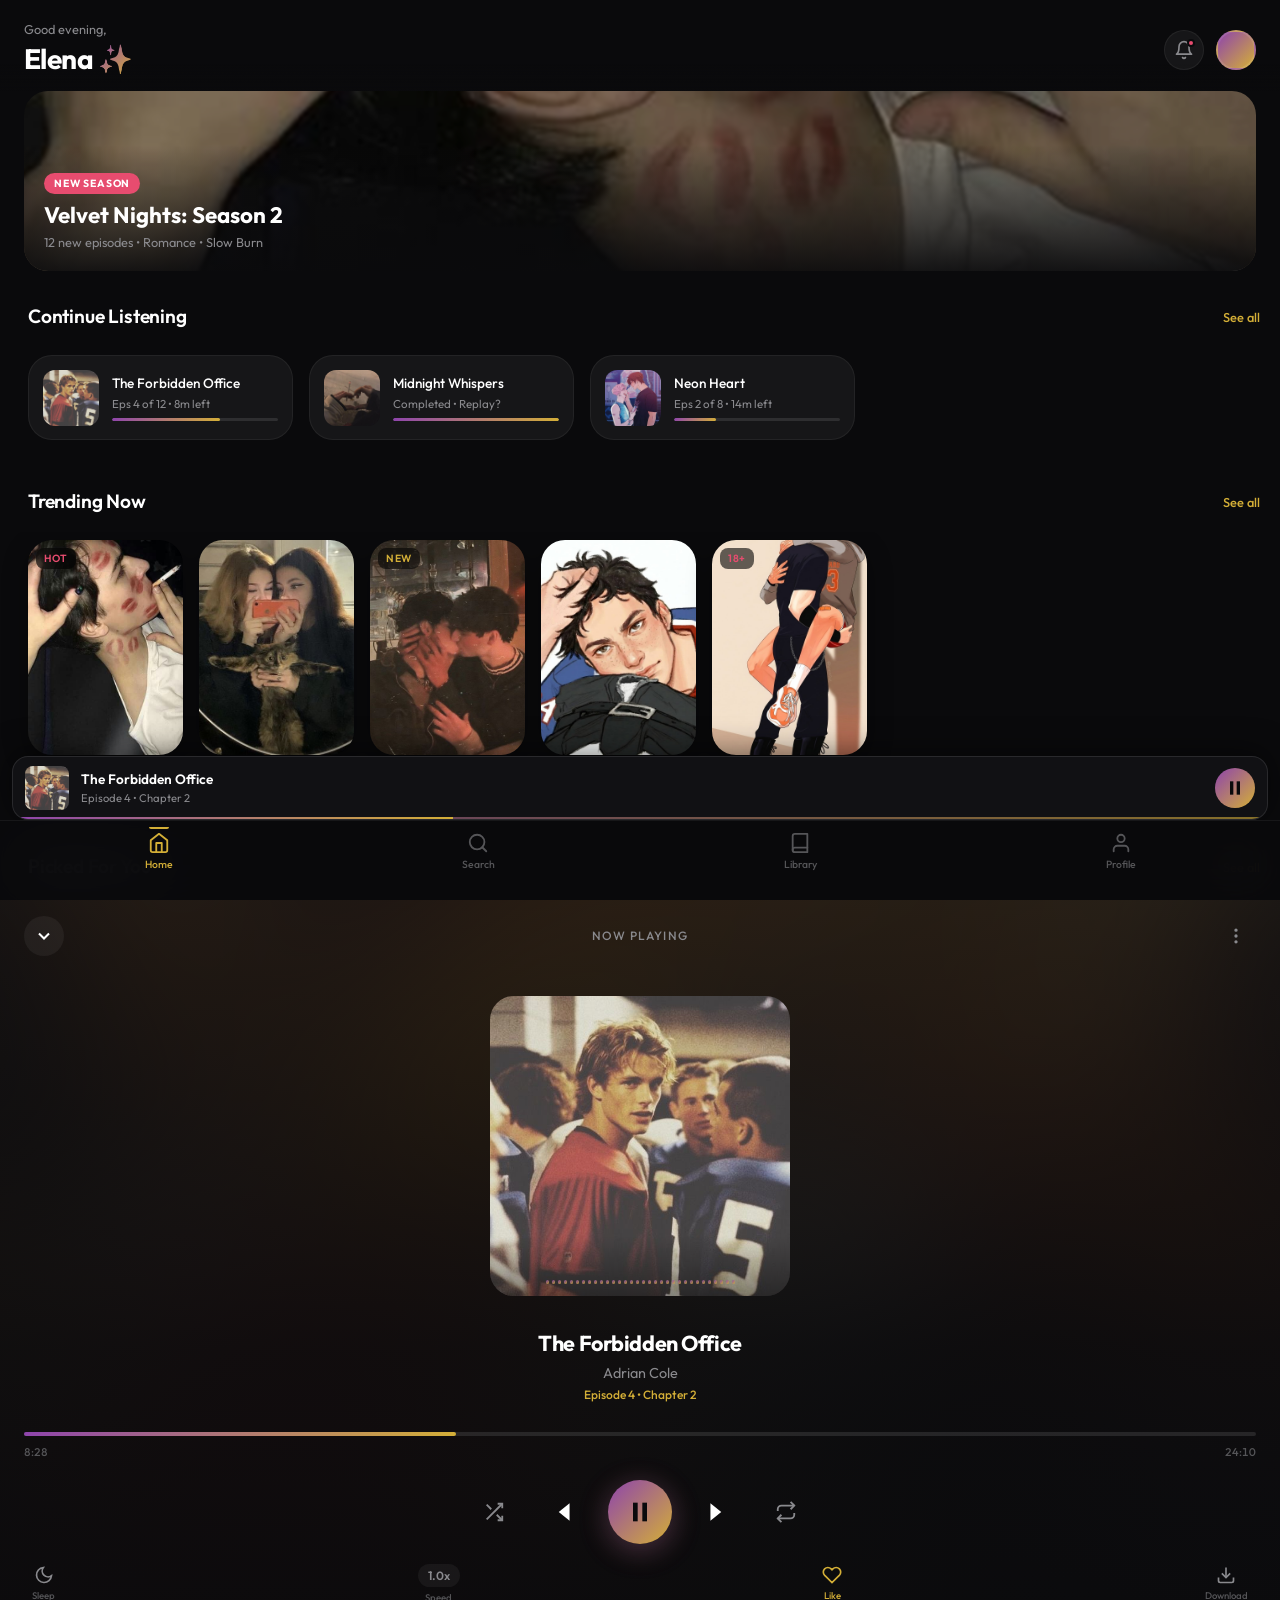
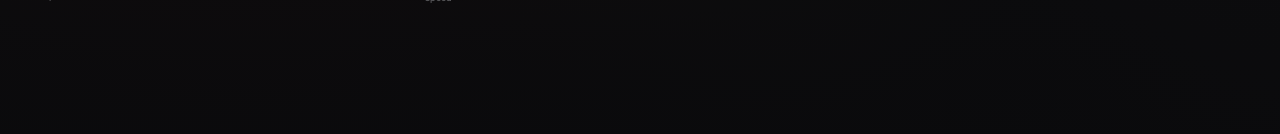
<file: index_app.html>
<!DOCTYPE html>
<html lang="en">

<head>
    <meta charset="UTF-8">
    <meta name="viewport" content="width=device-width, initial-scale=1.0, maximum-scale=1.0, user-scalable=no">
    <title>Aura Audio</title>
    <meta name="description" content="Aura Audio — Premium intimate audio stories">
    <meta name="theme-color" content="#0a0a0c">
    <link rel="stylesheet" href="index_app.css">
</head>

<body>

    <!-- ╔══════════════════════════════════════╗
         ║        SCREEN 1: HOME                ║
         ╚══════════════════════════════════════╝ -->
    <div id="screen-home" class="screen active">

        <header class="app-header">
            <div class="header-left">
                <p>Good evening,</p>
                <h1>Elena <span class="text-gradient">&#10024;</span></h1>
            </div>
            <div class="header-right">
                <button class="icon-btn" aria-label="Notifications">
                    <svg viewBox="0 0 24 24"><path d="M18 8A6 6 0 0 0 6 8c0 7-3 9-3 9h18s-3-2-3-9"/><path d="M13.73 21a2 2 0 0 1-3.46 0"/></svg>
                    <span class="notification-dot"></span>
                </button>
                <div class="profile-trigger" onclick="navigateTo('profile')"></div>
            </div>
        </header>

        <div class="featured-banner" onclick="openStoryDetail('velvet')">
            <div class="banner-bg" style="background-image: url('assets/thumb_leave_a_mark.png')"></div>
            <div class="banner-overlay"></div>
            <div class="banner-content">
                <div class="banner-tag">New Season</div>
                <div class="banner-title">Velvet Nights: Season 2</div>
                <div class="banner-subtitle">12 new episodes &bull; Romance &bull; Slow Burn</div>
            </div>
        </div>

        <section class="scroll-section">
            <div class="section-header"><h2>Continue Listening</h2><span class="see-all">See all</span></div>
            <div class="scroll-rail">
                <div class="rail-card-sq fade-in" onclick="openStoryDetail('office')">
                    <div class="sq-thumb"><img src="assets/thumb_caught_off_guard.png" alt="The Forbidden Office"></div>
                    <div class="card-info">
                        <div class="title">The Forbidden Office</div>
                        <div class="subtitle">Eps 4 of 12 &bull; 8m left</div>
                        <div class="progress-bar"><div class="progress-fill" style="width:65%"></div></div>
                    </div>
                </div>
                <div class="rail-card-sq fade-in" onclick="openStoryDetail('midnight')">
                    <div class="sq-thumb"><img src="assets/thumb_messy_hair.png" alt="Midnight Whispers"></div>
                    <div class="card-info">
                        <div class="title">Midnight Whispers</div>
                        <div class="subtitle">Completed &bull; Replay?</div>
                        <div class="progress-bar"><div class="progress-fill" style="width:100%"></div></div>
                    </div>
                </div>
                <div class="rail-card-sq fade-in" onclick="openStoryDetail('neon')">
                    <div class="sq-thumb"><img src="assets/thumb_situationship.png" alt="Neon Heart"></div>
                    <div class="card-info">
                        <div class="title">Neon Heart</div>
                        <div class="subtitle">Eps 2 of 8 &bull; 14m left</div>
                        <div class="progress-bar"><div class="progress-fill" style="width:25%"></div></div>
                    </div>
                </div>
            </div>
        </section>

        <section class="scroll-section">
            <div class="section-header"><h2>Trending Now</h2><span class="see-all">See all</span></div>
            <div class="scroll-rail">
                <div class="rail-card fade-in" onclick="openStoryDetail('velvet')">
                    <div class="card-thumb">
                        <img src="assets/thumb_leave_a_mark.png" alt="Velvet Nights">
                        <span class="card-badge hot">Hot</span>
                        <div class="card-play-overlay"><svg viewBox="0 0 24 24"><polygon points="5,3 19,12 5,21"/></svg></div>
                    </div>
                    <div class="card-info"><div class="title">Velvet Nights</div><div class="subtitle">12 Episodes &bull; Romance</div></div>
                </div>
                <div class="rail-card fade-in" onclick="openStoryDetail('silent')">
                    <div class="card-thumb">
                        <img src="assets/thumb_mirror_selfie.png" alt="Silent Desires">
                        <div class="card-play-overlay"><svg viewBox="0 0 24 24"><polygon points="5,3 19,12 5,21"/></svg></div>
                    </div>
                    <div class="card-info"><div class="title">Silent Desires</div><div class="subtitle">8 Episodes &bull; Drama</div></div>
                </div>
                <div class="rail-card fade-in" onclick="openStoryDetail('golden')">
                    <div class="card-thumb">
                        <img src="assets/thumb_memories.png" alt="Golden Hour">
                        <span class="card-badge new">New</span>
                        <div class="card-play-overlay"><svg viewBox="0 0 24 24"><polygon points="5,3 19,12 5,21"/></svg></div>
                    </div>
                    <div class="card-info"><div class="title">Golden Hour</div><div class="subtitle">15 Episodes &bull; Sensual</div></div>
                </div>
                <div class="rail-card fade-in" onclick="openStoryDetail('sporty')">
                    <div class="card-thumb">
                        <img src="assets/thumb_sporty_bf.png" alt="Sporty BF">
                        <div class="card-play-overlay"><svg viewBox="0 0 24 24"><polygon points="5,3 19,12 5,21"/></svg></div>
                    </div>
                    <div class="card-info"><div class="title">Sporty BF</div><div class="subtitle">Athletes &bull; First crush</div></div>
                </div>
                <div class="rail-card fade-in" onclick="openStoryDetail('red')">
                    <div class="card-thumb">
                        <img src="assets/thumb_red_flags.png" alt="Red Flags Tonight">
                        <span class="card-badge hot">18+</span>
                        <div class="card-play-overlay"><svg viewBox="0 0 24 24"><polygon points="5,3 19,12 5,21"/></svg></div>
                    </div>
                    <div class="card-info"><div class="title">Red Flags Tonight</div><div class="subtitle">Chaotic &bull; Bad ideas</div></div>
                </div>
            </div>
        </section>

        <section class="scroll-section">
            <div class="section-header"><h2>Picked For You</h2><span class="see-all">See all</span></div>
            <div class="scroll-rail">
                <div class="rail-card fade-in" onclick="openStoryDetail('neon')">
                    <div class="card-thumb"><img src="assets/thumb_situationship.png" alt="Neon Heart"><span class="card-badge new">New</span><div class="card-play-overlay"><svg viewBox="0 0 24 24"><polygon points="5,3 19,12 5,21"/></svg></div></div>
                    <div class="card-info"><div class="title">Neon Heart</div><div class="subtitle">8 Episodes &bull; New Series</div></div>
                </div>
                <div class="rail-card fade-in" onclick="openStoryDetail('secret')">
                    <div class="card-thumb"><img src="assets/thumb_domestic_life.png" alt="Secret Garden"><div class="card-play-overlay"><svg viewBox="0 0 24 24"><polygon points="5,3 19,12 5,21"/></svg></div></div>
                    <div class="card-info"><div class="title">Secret Garden</div><div class="subtitle">5 Episodes &bull; Tender</div></div>
                </div>
                <div class="rail-card fade-in" onclick="openStoryDetail('green')">
                    <div class="card-thumb"><img src="assets/thumb_green_flag.png" alt="Green Flag Energy"><span class="card-badge exclusive">Exclusive</span><div class="card-play-overlay"><svg viewBox="0 0 24 24"><polygon points="5,3 19,12 5,21"/></svg></div></div>
                    <div class="card-info"><div class="title">Green Flag Energy</div><div class="subtitle">Comfort &bull; Safe & Sweet</div></div>
                </div>
                <div class="rail-card fade-in" onclick="openStoryDetail('hurt')">
                    <div class="card-thumb"><img src="assets/thumb_hurt_comfort.png" alt="Hurt / Comfort"><div class="card-play-overlay"><svg viewBox="0 0 24 24"><polygon points="5,3 19,12 5,21"/></svg></div></div>
                    <div class="card-info"><div class="title">Hurt / Comfort</div><div class="subtitle">Healing &bull; Aftercare</div></div>
                </div>
                <div class="rail-card fade-in" onclick="openStoryDetail('sensory')">
                    <div class="card-thumb"><img src="assets/thumb_sensory_deprivation.png" alt="Sensory Play"><div class="card-play-overlay"><svg viewBox="0 0 24 24"><polygon points="5,3 19,12 5,21"/></svg></div></div>
                    <div class="card-info"><div class="title">Sensory Play</div><div class="subtitle">Blindfolds &bull; Teasing</div></div>
                </div>
            </div>
        </section>

        <section class="scroll-section">
            <div class="section-header"><h2>New This Week</h2><span class="see-all">See all</span></div>
            <div class="scroll-rail">
                <div class="rail-card fade-in" onclick="openStoryDetail('slow')">
                    <div class="card-thumb"><img src="assets/thumb_slow_burn.png" alt="Slow Burn"><span class="card-badge new">New</span><div class="card-play-overlay"><svg viewBox="0 0 24 24"><polygon points="5,3 19,12 5,21"/></svg></div></div>
                    <div class="card-info"><div class="title">Slow Burn Sessions</div><div class="subtitle">Soft touches &bull; Long build</div></div>
                </div>
                <div class="rail-card fade-in" onclick="openStoryDetail('not-her')">
                    <div class="card-thumb"><img src="assets/thumb_not_her_again.png" alt="Not Her Again"><div class="card-play-overlay"><svg viewBox="0 0 24 24"><polygon points="5,3 19,12 5,21"/></svg></div></div>
                    <div class="card-info"><div class="title">Not Her Again</div><div class="subtitle">Enemies to lovers</div></div>
                </div>
            </div>
        </section>
    </div>

    <!-- ╔══════════════════════════════════════╗
         ║        SCREEN 2: SEARCH              ║
         ╚══════════════════════════════════════╝ -->
    <div id="screen-search" class="screen">
        <div class="search-header">
            <h1>Discover</h1>
            <div class="search-box">
                <svg viewBox="0 0 24 24"><circle cx="11" cy="11" r="8"/><line x1="21" y1="21" x2="16.65" y2="16.65"/></svg>
                <input type="text" placeholder="Search stories, voices, moods...">
            </div>
        </div>
        <section class="scroll-section" style="margin-top:1.25rem;">
            <div class="section-header"><h2>Browse by Mood</h2></div>
            <div class="mood-grid">
                <div class="mood-card"><div class="mood-bg"></div><div class="mood-icon">&#128293;</div><div class="mood-label">Intense</div></div>
                <div class="mood-card"><div class="mood-bg"></div><div class="mood-icon">&#128367;&#65039;</div><div class="mood-label">Slow Burn</div></div>
                <div class="mood-card"><div class="mood-bg"></div><div class="mood-icon">&#127769;</div><div class="mood-label">Late Night</div></div>
                <div class="mood-card"><div class="mood-bg"></div><div class="mood-icon">&#128154;</div><div class="mood-label">Comfort</div></div>
                <div class="mood-card"><div class="mood-bg"></div><div class="mood-icon">&#9939;&#65039;</div><div class="mood-label">Power Play</div></div>
                <div class="mood-card"><div class="mood-bg"></div><div class="mood-icon">&#128171;</div><div class="mood-label">Fantasy</div></div>
            </div>
        </section>
        <section class="scroll-section">
            <div class="section-header"><h2>Popular Voices</h2><span class="see-all">See all</span></div>
            <div class="voice-actors-rail">
                <div class="voice-actor"><div class="va-avatar"><div class="va-inner">A</div></div><div class="va-name">Adrian Cole</div></div>
                <div class="voice-actor"><div class="va-avatar"><div class="va-inner">M</div></div><div class="va-name">Mira Velvet</div></div>
                <div class="voice-actor"><div class="va-avatar"><div class="va-inner">J</div></div><div class="va-name">James Noir</div></div>
                <div class="voice-actor"><div class="va-avatar"><div class="va-inner">S</div></div><div class="va-name">Sable Ray</div></div>
                <div class="voice-actor"><div class="va-avatar"><div class="va-inner">D</div></div><div class="va-name">Dante Echo</div></div>
                <div class="voice-actor"><div class="va-avatar"><div class="va-inner">L</div></div><div class="va-name">Luna Hart</div></div>
            </div>
        </section>
        <section class="scroll-section">
            <div class="section-header"><h2>Trending Tags</h2></div>
            <div class="tag-cloud">
                <div class="tag-pill">#enemiestolovers</div><div class="tag-pill">#aftercare</div><div class="tag-pill">#possessive</div>
                <div class="tag-pill">#firsttime</div><div class="tag-pill">#collegeAU</div><div class="tag-pill">#softdom</div>
                <div class="tag-pill">#jealousy</div><div class="tag-pill">#bodyworshipping</div><div class="tag-pill">#fakerelationship</div>
                <div class="tag-pill">#roommates</div><div class="tag-pill">#forbiddenlove</div><div class="tag-pill">#praising</div>
            </div>
        </section>
    </div>

    <!-- ╔══════════════════════════════════════╗
         ║        SCREEN 3: LIBRARY             ║
         ╚══════════════════════════════════════╝ -->
    <div id="screen-library" class="screen">
        <div class="library-header"><h1>Your Library</h1></div>
        <div class="library-tabs">
            <div class="library-tab active" data-tab="saved">Saved</div>
            <div class="library-tab" data-tab="downloads">Downloads</div>
            <div class="library-tab" data-tab="history">History</div>
        </div>
        <div id="lib-saved" class="list-section lib-tab-content active">
            <div class="list-item" onclick="openStoryDetail('office')"><div class="li-thumb"><img src="assets/thumb_caught_off_guard.png" alt=""></div><div class="li-info"><div class="li-title">The Forbidden Office</div><div class="li-meta">12 Episodes &bull; Intense &bull; Eps 4</div></div><div class="li-action"><svg viewBox="0 0 24 24"><circle cx="12" cy="12" r="1"/><circle cx="19" cy="12" r="1"/><circle cx="5" cy="12" r="1"/></svg></div></div>
            <div class="list-item" onclick="openStoryDetail('velvet')"><div class="li-thumb"><img src="assets/thumb_leave_a_mark.png" alt=""></div><div class="li-info"><div class="li-title">Velvet Nights</div><div class="li-meta">12 Episodes &bull; Romance</div></div><div class="li-action"><svg viewBox="0 0 24 24"><circle cx="12" cy="12" r="1"/><circle cx="19" cy="12" r="1"/><circle cx="5" cy="12" r="1"/></svg></div></div>
            <div class="list-item" onclick="openStoryDetail('green')"><div class="li-thumb"><img src="assets/thumb_green_flag.png" alt=""></div><div class="li-info"><div class="li-title">Green Flag Energy</div><div class="li-meta">6 Episodes &bull; Comfort</div></div><div class="li-action"><svg viewBox="0 0 24 24"><circle cx="12" cy="12" r="1"/><circle cx="19" cy="12" r="1"/><circle cx="5" cy="12" r="1"/></svg></div></div>
            <div class="list-item" onclick="openStoryDetail('golden')"><div class="li-thumb"><img src="assets/thumb_memories.png" alt=""></div><div class="li-info"><div class="li-title">Golden Hour</div><div class="li-meta">15 Episodes &bull; Sensual</div></div><div class="li-action"><svg viewBox="0 0 24 24"><circle cx="12" cy="12" r="1"/><circle cx="19" cy="12" r="1"/><circle cx="5" cy="12" r="1"/></svg></div></div>
            <div class="list-item" onclick="openStoryDetail('hurt')"><div class="li-thumb"><img src="assets/thumb_hurt_comfort.png" alt=""></div><div class="li-info"><div class="li-title">Hurt / Comfort</div><div class="li-meta">10 Episodes &bull; Healing</div></div><div class="li-action"><svg viewBox="0 0 24 24"><circle cx="12" cy="12" r="1"/><circle cx="19" cy="12" r="1"/><circle cx="5" cy="12" r="1"/></svg></div></div>
        </div>
        <div id="lib-downloads" class="list-section lib-tab-content" style="display:none;">
            <div class="list-item" onclick="openStoryDetail('office')"><div class="li-thumb"><img src="assets/thumb_caught_off_guard.png" alt=""><div class="download-indicator"><svg viewBox="0 0 24 24"><polyline points="20 6 9 17 4 12"/></svg></div></div><div class="li-info"><div class="li-title">The Forbidden Office</div><div class="li-meta">Episodes 1-4 &bull; 48 MB</div></div><div class="li-action"><svg viewBox="0 0 24 24"><circle cx="12" cy="12" r="1"/><circle cx="19" cy="12" r="1"/><circle cx="5" cy="12" r="1"/></svg></div></div>
            <div class="list-item" onclick="openStoryDetail('velvet')"><div class="li-thumb"><img src="assets/thumb_leave_a_mark.png" alt=""><div class="download-indicator"><svg viewBox="0 0 24 24"><polyline points="20 6 9 17 4 12"/></svg></div></div><div class="li-info"><div class="li-title">Velvet Nights</div><div class="li-meta">Full Season &bull; 112 MB</div></div><div class="li-action"><svg viewBox="0 0 24 24"><circle cx="12" cy="12" r="1"/><circle cx="19" cy="12" r="1"/><circle cx="5" cy="12" r="1"/></svg></div></div>
        </div>
        <div id="lib-history" class="list-section lib-tab-content" style="display:none;">
            <div class="list-item" onclick="openStoryDetail('midnight')"><div class="li-thumb"><img src="assets/thumb_messy_hair.png" alt=""></div><div class="li-info"><div class="li-title">Midnight Whispers</div><div class="li-meta">Finished today</div></div><div class="li-action"><svg viewBox="0 0 24 24"><circle cx="12" cy="12" r="1"/><circle cx="19" cy="12" r="1"/><circle cx="5" cy="12" r="1"/></svg></div></div>
            <div class="list-item" onclick="openStoryDetail('office')"><div class="li-thumb"><img src="assets/thumb_caught_off_guard.png" alt=""></div><div class="li-info"><div class="li-title">The Forbidden Office</div><div class="li-meta">Episode 4 &bull; Yesterday</div></div><div class="li-action"><svg viewBox="0 0 24 24"><circle cx="12" cy="12" r="1"/><circle cx="19" cy="12" r="1"/><circle cx="5" cy="12" r="1"/></svg></div></div>
        </div>
    </div>

    <!-- ╔══════════════════════════════════════╗
         ║        SCREEN 4: PROFILE             ║
         ╚══════════════════════════════════════╝ -->
    <div id="screen-profile" class="screen">
        <div class="profile-header-section">
            <div class="profile-avatar"><div class="avatar-inner">E</div></div>
            <div class="profile-name">Elena Reyes</div>
            <div class="profile-handle">@elena.aura &bull; Member since 2024</div>
            <div class="profile-stats">
                <div class="stat-item"><div class="stat-value">47</div><div class="stat-label">Stories</div></div>
                <div class="stat-item"><div class="stat-value">128h</div><div class="stat-label">Listened</div></div>
                <div class="stat-item"><div class="stat-value">12</div><div class="stat-label">Favorites</div></div>
            </div>
        </div>
        <div class="premium-card">
            <div class="premium-label">Aura Premium</div>
            <div class="premium-title">Unlock Everything</div>
            <div class="premium-desc">Unlimited stories, exclusive voices, no ads</div>
        </div>
        <div class="settings-group">
            <div class="settings-group-title">Preferences</div>
            <div class="settings-item"><div class="si-icon"><svg viewBox="0 0 24 24"><path d="M12 2a3 3 0 0 0-3 3v4a3 3 0 0 0 6 0V5a3 3 0 0 0-3-3Z"/><path d="M19 10v1a7 7 0 0 1-14 0v-1"/><line x1="12" y1="19" x2="12" y2="22"/></svg></div><div class="si-text"><div class="si-title">Voice Preference</div><div class="si-desc">Deep masculine</div></div><div class="si-arrow"><svg viewBox="0 0 24 24"><polyline points="9 18 15 12 9 6"/></svg></div></div>
            <div class="settings-item"><div class="si-icon"><svg viewBox="0 0 24 24"><circle cx="12" cy="12" r="3"/><path d="M12 1v2M12 21v2M4.22 4.22l1.42 1.42M18.36 18.36l1.42 1.42M1 12h2M21 12h2M4.22 19.78l1.42-1.42M18.36 5.64l1.42-1.42"/></svg></div><div class="si-text"><div class="si-title">Dark Mode</div><div class="si-desc">Always on</div></div><div class="toggle-switch on" onclick="this.classList.toggle('on')"><div class="toggle-knob"></div></div></div>
            <div class="settings-item"><div class="si-icon"><svg viewBox="0 0 24 24"><rect x="3" y="11" width="18" height="11" rx="2" ry="2"/><path d="M7 11V7a5 5 0 0 1 10 0v4"/></svg></div><div class="si-text"><div class="si-title">Privacy Lock</div><div class="si-desc">Require Face ID to open</div></div><div class="toggle-switch" onclick="this.classList.toggle('on')"><div class="toggle-knob"></div></div></div>
        </div>
        <div class="settings-group">
            <div class="settings-group-title">Account</div>
            <div class="settings-item"><div class="si-icon"><svg viewBox="0 0 24 24"><path d="M4 4h16c1.1 0 2 .9 2 2v12c0 1.1-.9 2-2 2H4c-1.1 0-2-.9-2-2V6c0-1.1.9-2 2-2z"/><polyline points="22,6 12,13 2,6"/></svg></div><div class="si-text"><div class="si-title">Email</div><div class="si-desc">elena.r@email.com</div></div><div class="si-arrow"><svg viewBox="0 0 24 24"><polyline points="9 18 15 12 9 6"/></svg></div></div>
            <div class="settings-item"><div class="si-icon"><svg viewBox="0 0 24 24"><path d="M12 22s8-4 8-10V5l-8-3-8 3v7c0 6 8 10 8 10z"/></svg></div><div class="si-text"><div class="si-title">Subscription</div><div class="si-desc">Premium &bull; Renews Mar 15</div></div><div class="si-arrow"><svg viewBox="0 0 24 24"><polyline points="9 18 15 12 9 6"/></svg></div></div>
        </div>
        <div style="text-align:center;padding:1rem;color:var(--clr-text-tertiary);font-size:0.75rem;">Aura Audio v2.4.1 &bull; Made with desire</div>
    </div>

    <!-- Story Detail -->
    <div id="story-detail" class="story-detail">
        <div class="story-detail-hero">
            <div class="sdh-bg"><img id="sd-hero-img" src="assets/thumb_caught_off_guard.png" alt=""></div>
            <div class="sdh-overlay"></div>
            <div class="sdh-back"><button onclick="closeStoryDetail()"><svg viewBox="0 0 24 24"><polyline points="15 18 9 12 15 6"/></svg></button></div>
            <div class="sdh-info">
                <div class="sdh-tags" id="sd-tags"></div>
                <div class="sdh-title" id="sd-title">The Forbidden Office</div>
                <div class="sdh-meta" id="sd-meta">12 Episodes &bull; 4h 32m &bull; Adrian Cole</div>
            </div>
        </div>
        <div class="story-detail-body">
            <div class="sd-actions">
                <button class="sd-play-btn" onclick="openPlayer()"><svg viewBox="0 0 24 24"><polygon points="5,3 19,12 5,21"/></svg>Play Episode 1</button>
                <button class="sd-secondary-btn"><svg viewBox="0 0 24 24"><path d="M19 21l-7-5-7 5V5a2 2 0 0 1 2-2h10a2 2 0 0 1 2 2z"/></svg></button>
                <button class="sd-secondary-btn"><svg viewBox="0 0 24 24"><circle cx="18" cy="5" r="3"/><circle cx="6" cy="12" r="3"/><circle cx="18" cy="19" r="3"/><line x1="8.59" y1="13.51" x2="15.42" y2="17.49"/><line x1="15.41" y1="6.51" x2="8.59" y2="10.49"/></svg></button>
            </div>
            <p class="sd-description" id="sd-desc">When the new senior partner walks in, you realize your one-night stand just became your boss.</p>
            <div class="sd-section-title">Episodes</div>
            <div class="episode-list" id="sd-episodes"></div>
        </div>
    </div>

    <!-- Full Player -->
    <div id="player-screen" class="player-screen">
        <div class="player-bg"><img class="bg-image" id="player-bg-img" src="assets/thumb_caught_off_guard.png" alt=""><div class="bg-overlay"></div></div>
        <div class="player-content">
            <div class="player-header">
                <button class="down-btn" onclick="closePlayer()"><svg viewBox="0 0 24 24"><polyline points="6 9 12 15 18 9"/></svg></button>
                <div class="player-label">Now Playing</div>
                <button class="more-btn" onclick="openSleepTimer()"><svg viewBox="0 0 24 24"><circle cx="12" cy="12" r="1"/><circle cx="12" cy="5" r="1"/><circle cx="12" cy="19" r="1"/></svg></button>
            </div>
            <div class="player-artwork">
                <div class="artwork-container">
                    <img id="player-artwork-img" src="assets/thumb_caught_off_guard.png" alt="">
                    <div class="visualizer-overlay" id="visualizer"></div>
                </div>
            </div>
            <div class="player-info">
                <div class="player-title" id="player-title">The Forbidden Office</div>
                <div class="player-artist" id="player-artist">Adrian Cole</div>
                <div class="player-episode" id="player-episode">Episode 4 &bull; Chapter 2</div>
            </div>
            <div class="seek-container">
                <div class="seek-bar" id="seek-bar"><div class="seek-fill" id="seek-fill" style="width:35%"></div></div>
                <div class="seek-times"><span id="time-current">8:24</span><span id="time-total">24:10</span></div>
            </div>
            <div class="player-controls">
                <button class="control-btn"><svg viewBox="0 0 24 24"><polyline points="16 3 21 3 21 8"/><line x1="4" y1="20" x2="21" y2="3"/><polyline points="21 16 21 21 16 21"/><line x1="15" y1="15" x2="21" y2="21"/><line x1="4" y1="4" x2="9" y2="9"/></svg></button>
                <button class="control-btn skip"><svg viewBox="0 0 24 24"><polygon points="19,20 9,12 19,4"/><line x1="5" y1="19" x2="5" y2="5"/></svg></button>
                <button class="control-btn play-pause-main" onclick="togglePlayback()"><svg viewBox="0 0 24 24" id="pp-icon-main"><rect x="6" y="4" width="4" height="16"/><rect x="14" y="4" width="4" height="16"/></svg></button>
                <button class="control-btn skip"><svg viewBox="0 0 24 24"><polygon points="5,4 15,12 5,20"/><line x1="19" y1="5" x2="19" y2="19"/></svg></button>
                <button class="control-btn"><svg viewBox="0 0 24 24"><polyline points="17 1 21 5 17 9"/><path d="M3 11V9a4 4 0 0 1 4-4h14"/><polyline points="7 23 3 19 7 15"/><path d="M21 13v2a4 4 0 0 1-4 4H3"/></svg></button>
            </div>
            <div class="player-actions">
                <div class="action-btn" onclick="openSleepTimer()"><svg viewBox="0 0 24 24"><path d="M21 12.79A9 9 0 1 1 11.21 3 7 7 0 0 0 21 12.79z"/></svg><span>Sleep</span></div>
                <div class="action-btn" onclick="cycleSpeed()"><div class="speed-selector" id="speed-display">1.0x</div><span>Speed</span></div>
                <div class="action-btn active" onclick="this.classList.toggle('active')"><svg viewBox="0 0 24 24"><path d="M20.84 4.61a5.5 5.5 0 0 0-7.78 0L12 5.67l-1.06-1.06a5.5 5.5 0 0 0-7.78 7.78l1.06 1.06L12 21.23l7.78-7.78 1.06-1.06a5.5 5.5 0 0 0 0-7.78z"/></svg><span>Like</span></div>
                <div class="action-btn"><svg viewBox="0 0 24 24"><path d="M21 15v4a2 2 0 0 1-2 2H5a2 2 0 0 1-2-2v-4"/><polyline points="7 10 12 15 17 10"/><line x1="12" y1="15" x2="12" y2="3"/></svg><span>Download</span></div>
            </div>
        </div>
    </div>

    <!-- Sleep Timer Modal -->
    <div id="sleep-modal" class="modal-overlay" onclick="closeSleepTimer(event)">
        <div class="modal-sheet">
            <div class="modal-handle"></div>
            <div class="modal-title">Sleep Timer</div>
            <div class="timer-options">
                <div class="timer-option" onclick="selectTimer(this)"><div class="to-value">5</div><div class="to-label">minutes</div></div>
                <div class="timer-option" onclick="selectTimer(this)"><div class="to-value">15</div><div class="to-label">minutes</div></div>
                <div class="timer-option selected" onclick="selectTimer(this)"><div class="to-value">30</div><div class="to-label">minutes</div></div>
                <div class="timer-option" onclick="selectTimer(this)"><div class="to-value">45</div><div class="to-label">minutes</div></div>
                <div class="timer-option" onclick="selectTimer(this)"><div class="to-value">60</div><div class="to-label">minutes</div></div>
                <div class="timer-option" onclick="selectTimer(this)"><div class="to-value">End</div><div class="to-label">of episode</div></div>
            </div>
            <button class="modal-btn-primary" onclick="closeSleepTimer()">Set Timer</button>
        </div>
    </div>

    <!-- Now Playing Mini Bar -->
    <div class="now-playing" id="now-playing-bar" onclick="openPlayer()">
        <div class="np-progress" id="np-progress" style="width:35%"></div>
        <div class="np-thumb"><img id="np-thumb-img" src="assets/thumb_caught_off_guard.png" alt="Now playing"></div>
        <div class="np-info"><div class="np-title" id="np-title">The Forbidden Office</div><div class="np-subtitle" id="np-subtitle">Episode 4 &bull; Chapter 2</div></div>
        <div class="np-controls" onclick="event.stopPropagation()">
            <button class="ctrl-btn play-pause-mini" onclick="togglePlayback()"><svg viewBox="0 0 24 24" id="pp-icon-mini"><rect x="6" y="4" width="4" height="16"/><rect x="14" y="4" width="4" height="16"/></svg></button>
        </div>
    </div>

    <!-- Bottom Nav -->
    <nav class="bottom-nav">
        <div class="nav-item active" data-screen="home" onclick="navigateTo('home')"><svg viewBox="0 0 24 24"><path d="M3 9l9-7 9 7v11a2 2 0 0 1-2 2H5a2 2 0 0 1-2-2z"/><polyline points="9 22 9 12 15 12 15 22"/></svg><span>Home</span></div>
        <div class="nav-item" data-screen="search" onclick="navigateTo('search')"><svg viewBox="0 0 24 24"><circle cx="11" cy="11" r="8"/><line x1="21" y1="21" x2="16.65" y2="16.65"/></svg><span>Search</span></div>
        <div class="nav-item" data-screen="library" onclick="navigateTo('library')"><svg viewBox="0 0 24 24"><path d="M4 19.5A2.5 2.5 0 0 1 6.5 17H20"/><path d="M6.5 2H20v20H6.5A2.5 2.5 0 0 1 4 19.5v-15A2.5 2.5 0 0 1 6.5 2z"/></svg><span>Library</span></div>
        <div class="nav-item" data-screen="profile" onclick="navigateTo('profile')"><svg viewBox="0 0 24 24"><path d="M20 21v-2a4 4 0 0 0-4-4H8a4 4 0 0 0-4 4v2"/><circle cx="12" cy="7" r="4"/></svg><span>Profile</span></div>
    </nav>

    <script>
    const stories={office:{title:'The Forbidden Office',img:'assets/thumb_caught_off_guard.png',artist:'Adrian Cole',tags:['Intense','Forbidden','Power Dynamic'],meta:'12 Episodes \u2022 4h 32m \u2022 Adrian Cole',desc:'When the new senior partner walks in, you realize your one-night stand just became your boss. Navigating power, tension, and undeniable chemistry in the corner office after hours.',episodes:[{title:'The Interview',dur:'22:14'},{title:'First Day Surprise',dur:'24:30'},{title:'After-Hours Tension',dur:'26:08'},{title:'The Corner Office',dur:'24:10',current:true},{title:'Caught in the Elevator',dur:'21:45'},{title:'The Business Trip',dur:'28:12'},{title:'Hotel Room 714',dur:'25:30'},{title:'Confession at Dawn',dur:'23:18'},{title:'The Boardroom',dur:'20:44'},{title:'Power Shift',dur:'27:06'},{title:'Breaking Rules',dur:'24:52'},{title:'New Terms',dur:'29:10'}]},velvet:{title:'Velvet Nights',img:'assets/thumb_leave_a_mark.png',artist:'Mira Velvet',tags:['Romance','Slow Burn','Sensual'],meta:'12 Episodes \u2022 5h 10m \u2022 Mira Velvet',desc:'Two strangers meet at a jazz lounge that only opens at midnight. Across velvet seats and low candlelight, every conversation draws them deeper.',episodes:[{title:'The Lounge',dur:'25:30'},{title:'Last Call',dur:'22:45'},{title:'Rain Walk',dur:'28:10'},{title:'Morning After',dur:'24:20'},{title:'Unspoken',dur:'26:44'},{title:'The Note',dur:'23:15'},{title:'Second Chances',dur:'27:30'},{title:'Rooftop',dur:'25:08'},{title:'Slow Dance',dur:'28:45'},{title:'Confessions',dur:'24:10'},{title:'Stay',dur:'26:30'},{title:'Velvet Dawn',dur:'29:00'}]},midnight:{title:'Midnight Whispers',img:'assets/thumb_messy_hair.png',artist:'James Noir',tags:['Late Night','Tender','ASMR'],meta:'8 Episodes \u2022 3h 20m \u2022 James Noir',desc:'Soft-spoken late-night conversations that blur the line between friendship and something more.',episodes:[{title:'The First Call',dur:'24:10'},{title:'Can\u2019t Sleep',dur:'26:30'},{title:'3 AM Texts',dur:'22:15'},{title:'Your Doorstep',dur:'25:40'},{title:'Pillow Talk',dur:'28:00'},{title:'The Morning Voice',dur:'23:50'},{title:'Distance',dur:'24:30'},{title:'Come Over',dur:'27:10'}]},silent:{title:'Silent Desires',img:'assets/thumb_mirror_selfie.png',artist:'Sable Ray',tags:['Drama','Forbidden','Tension'],meta:'8 Episodes \u2022 3h 15m \u2022 Sable Ray',desc:'Your best friend\u2019s older sibling was always off limits. But when you\u2019re snowed in at the family cabin, silence speaks louder than words.',episodes:[{title:'The Cabin',dur:'24:00'},{title:'Snowed In',dur:'22:30'},{title:'By the Fire',dur:'26:10'},{title:'Thin Walls',dur:'25:45'},{title:'The Kitchen',dur:'23:20'},{title:'Morning Run',dur:'24:50'},{title:'Last Night',dur:'27:00'},{title:'Thaw',dur:'25:15'}]},golden:{title:'Golden Hour',img:'assets/thumb_memories.png',artist:'Dante Echo',tags:['Sensual','Summer','Romantic'],meta:'15 Episodes \u2022 6h 45m \u2022 Dante Echo',desc:'A summer abroad turns into the romance of a lifetime. Mediterranean sunsets, rooftop dinners, and a stranger whose accent makes everything sound like a love letter.',episodes:[{title:'Arrival',dur:'24:30'},{title:'The Market',dur:'22:10'},{title:'Sunset Terrace',dur:'26:45'},{title:'Swimming Hole',dur:'25:20'},{title:'The Vineyard',dur:'28:10'},{title:'Midnight Swim',dur:'24:00'},{title:'The Villa',dur:'27:30'},{title:'Thunderstorm',dur:'23:45'},{title:'Golden Light',dur:'26:00'},{title:'The Boat',dur:'25:15'},{title:'Last Weekend',dur:'28:30'},{title:'The Airport',dur:'22:50'},{title:'Six Months Later',dur:'24:10'},{title:'The Letter',dur:'26:30'},{title:'Return',dur:'29:00'}]},neon:{title:'Neon Heart',img:'assets/thumb_situationship.png',artist:'Luna Hart',tags:['New Series','Modern','Complicated'],meta:'8 Episodes \u2022 3h 28m \u2022 Luna Hart',desc:'Situationships, mixed signals, and the chaos of modern dating. When your FWB starts leaving things at your place.',episodes:[{title:'The App',dur:'24:10'},{title:'First Night',dur:'26:30'},{title:'Morning Routine',dur:'23:45'},{title:'The Toothbrush',dur:'25:20'},{title:'Jealousy',dur:'27:00'},{title:'The Talk',dur:'22:15'},{title:'Space',dur:'26:40'},{title:'Come Back',dur:'28:00'}]},secret:{title:'Secret Garden',img:'assets/thumb_domestic_life.png',artist:'Adrian Cole',tags:['Tender','Domestic','Comfort'],meta:'5 Episodes \u2022 2h 05m \u2022 Adrian Cole',desc:'Quiet mornings, tangled sheets, and the kind of love that feels like coming home.',episodes:[{title:'Sunday Morning',dur:'24:30'},{title:'Grocery Run',dur:'22:10'},{title:'Cooking Together',dur:'26:00'},{title:'The Garden',dur:'25:15'},{title:'Home',dur:'27:20'}]},green:{title:'Green Flag Energy',img:'assets/thumb_green_flag.png',artist:'James Noir',tags:['Comfort','Safe','Sweet'],meta:'6 Episodes \u2022 2h 38m \u2022 James Noir',desc:'What healthy love sounds like. Boundary-respecting, consent-forward, devastatingly attractive.',episodes:[{title:'The Check-In',dur:'24:30'},{title:'Safe Word',dur:'26:10'},{title:'Afterglow',dur:'22:45'},{title:'The Conversation',dur:'25:30'},{title:'Trust Fall',dur:'27:00'},{title:'All of You',dur:'28:15'}]},hurt:{title:'Hurt / Comfort',img:'assets/thumb_hurt_comfort.png',artist:'Mira Velvet',tags:['Healing','Aftercare','Emotional'],meta:'10 Episodes \u2022 4h 10m \u2022 Mira Velvet',desc:'Sometimes you need someone to hold the broken pieces. A story about healing through intimacy.',episodes:[{title:'Fragments',dur:'24:10'},{title:'The Bathtub',dur:'26:30'},{title:'Bandages',dur:'23:00'},{title:'Hold Me',dur:'25:45'},{title:'The Nightmare',dur:'27:20'},{title:'Dawn',dur:'22:30'},{title:'The Garden Path',dur:'26:00'},{title:'Stronger',dur:'24:50'},{title:'Together',dur:'28:10'},{title:'Whole',dur:'25:15'}]},sensory:{title:'Sensory Play',img:'assets/thumb_sensory_deprivation.png',artist:'Sable Ray',tags:['Teasing','Blindfolds','ASMR'],meta:'7 Episodes \u2022 3h 02m \u2022 Sable Ray',desc:'Close your eyes. Trust the voice. An immersive sensory experience designed for headphones.',episodes:[{title:'Close Your Eyes',dur:'26:30'},{title:'The Blindfold',dur:'24:10'},{title:'Ice & Silk',dur:'25:45'},{title:'Featherlight',dur:'27:00'},{title:'Temperature',dur:'23:20'},{title:'Sound Only',dur:'26:50'},{title:'Open',dur:'28:10'}]},sporty:{title:'Sporty BF',img:'assets/thumb_sporty_bf.png',artist:'Dante Echo',tags:['Athletes','First Crush','Playful'],meta:'8 Episodes \u2022 3h 24m \u2022 Dante Echo',desc:'Your college gym crush finally notices you. He\u2019s competitive about everything \u2014 including winning you over.',episodes:[{title:'The Gym',dur:'24:30'},{title:'Spotter',dur:'22:10'},{title:'Post-Game',dur:'26:45'},{title:'Study Date',dur:'25:20'},{title:'The Bet',dur:'28:10'},{title:'Victory Lap',dur:'24:00'},{title:'Overtime',dur:'27:30'},{title:'Champions',dur:'25:45'}]},red:{title:'Red Flags Tonight',img:'assets/thumb_red_flags.png',artist:'Luna Hart',tags:['Chaotic','18+','Bad Ideas'],meta:'6 Episodes \u2022 2h 48m \u2022 Luna Hart',desc:'You know he\u2019s trouble. He knows you know. But when the lights go low, logic doesn\u2019t stand a chance.',episodes:[{title:'The Bar',dur:'26:30'},{title:'Bad Idea',dur:'28:10'},{title:'His Place',dur:'27:00'},{title:'The Walk of Shame',dur:'24:45'},{title:'Again?',dur:'26:20'},{title:'Last Time (Liar)',dur:'29:00'}]},slow:{title:'Slow Burn Sessions',img:'assets/thumb_slow_burn.png',artist:'James Noir',tags:['Slow Burn','Tender','Yearning'],meta:'10 Episodes \u2022 4h 20m \u2022 James Noir',desc:'Longing glances across crowded rooms. This series is a masterclass in anticipation.',episodes:[{title:'The Glance',dur:'24:10'},{title:'Almost',dur:'26:30'},{title:'The Brush',dur:'25:00'},{title:'Rain Check',dur:'27:20'},{title:'So Close',dur:'24:40'},{title:'The Dance',dur:'28:10'},{title:'Unraveling',dur:'25:30'},{title:'Finally',dur:'26:00'},{title:'Aftermath',dur:'23:50'},{title:'Again, Slowly',dur:'29:00'}]},'not-her':{title:'Not Her Again',img:'assets/thumb_not_her_again.png',artist:'Adrian Cole',tags:['Enemies to Lovers','Banter','Tension'],meta:'9 Episodes \u2022 3h 50m \u2022 Adrian Cole',desc:'She\u2019s insufferable. Brilliant, sharp-tongued, and annoyingly beautiful.',episodes:[{title:'The Assignment',dur:'24:30'},{title:'Sharp Edges',dur:'26:10'},{title:'Truce?',dur:'25:20'},{title:'Late Library',dur:'27:00'},{title:'The Argument',dur:'24:50'},{title:'Rain & Revelations',dur:'28:30'},{title:'Unexpected',dur:'25:10'},{title:'Surrender',dur:'26:40'},{title:'Partners',dur:'27:30'}]}};

    let isPlaying=true,playbackSpeed=1.0,vizInterval=null;
    const speeds=[0.5,0.75,1.0,1.25,1.5,2.0];let speedIndex=2;

    function navigateTo(s){document.querySelectorAll('.screen').forEach(e=>e.classList.remove('active'));document.getElementById('screen-'+s).classList.add('active');document.querySelectorAll('.nav-item').forEach(n=>n.classList.remove('active'));document.querySelector(`.nav-item[data-screen="${s}"]`).classList.add('active');window.scrollTo({top:0,behavior:'smooth'});initObserver();}

    document.querySelectorAll('.chip').forEach(c=>{c.addEventListener('click',()=>{c.closest('.chips-container').querySelectorAll('.chip').forEach(x=>x.classList.remove('active'));c.classList.add('active');});});

    document.querySelectorAll('.library-tab').forEach(t=>{t.addEventListener('click',()=>{document.querySelectorAll('.library-tab').forEach(x=>x.classList.remove('active'));t.classList.add('active');document.querySelectorAll('.lib-tab-content').forEach(c=>c.style.display='none');document.getElementById('lib-'+t.dataset.tab).style.display='block';});});

    function openStoryDetail(k){const s=stories[k];if(!s)return;document.getElementById('sd-hero-img').src=s.img;document.getElementById('sd-title').textContent=s.title;document.getElementById('sd-meta').textContent=s.meta;document.getElementById('sd-desc').textContent=s.desc;document.getElementById('sd-tags').innerHTML=s.tags.map(t=>`<span class="sdh-tag">${t}</span>`).join('');document.getElementById('sd-episodes').innerHTML=s.episodes.map((e,i)=>`<div class="episode-item ${e.current?'current':''}" onclick="playEpisode('${k}',${i})"><div class="ep-number">${i+1}</div><div class="ep-info"><div class="ep-title">${e.title}</div><div class="ep-meta">${e.current?'Currently playing':'Episode '+(i+1)}</div></div><div class="ep-duration">${e.dur}</div></div>`).join('');const ci=s.episodes.findIndex(e=>e.current);document.querySelector('.sd-play-btn').innerHTML=`<svg viewBox="0 0 24 24"><polygon points="5,3 19,12 5,21"/></svg>${ci>=0?'Continue Episode '+(ci+1):'Play Episode 1'}`;document.getElementById('story-detail').classList.add('open');document.body.style.overflow='hidden';}

    function closeStoryDetail(){document.getElementById('story-detail').classList.remove('open');document.body.style.overflow='';}

    function playEpisode(k,i){const s=stories[k];if(!s)return;updateNowPlaying(s.title,s.img,s.artist,`Episode ${i+1} \u2022 ${s.episodes[i].title}`);closeStoryDetail();openPlayer();}

    function updateNowPlaying(t,img,a,sub){document.getElementById('np-title').textContent=t;document.getElementById('np-subtitle').textContent=sub;document.getElementById('np-thumb-img').src=img;document.getElementById('player-title').textContent=t;document.getElementById('player-artist').textContent=a;document.getElementById('player-episode').textContent=sub;document.getElementById('player-artwork-img').src=img;document.getElementById('player-bg-img').src=img;}

    function openPlayer(){document.getElementById('player-screen').classList.add('open');document.body.style.overflow='hidden';startVisualizer();}
    function closePlayer(){document.getElementById('player-screen').classList.remove('open');document.body.style.overflow='';stopVisualizer();}

    function togglePlayback(){isPlaying=!isPlaying;const pause='<rect x="6" y="4" width="4" height="16"/><rect x="14" y="4" width="4" height="16"/>';const play='<polygon points="6,3 20,12 6,21"/>';document.getElementById('pp-icon-main').innerHTML=isPlaying?pause:play;document.getElementById('pp-icon-mini').innerHTML=isPlaying?pause:play;const v=document.getElementById('visualizer');if(isPlaying){v.classList.remove('paused');startVisualizer();}else{v.classList.add('paused');stopVisualizer();}}

    function initVisualizer(){const c=document.getElementById('visualizer');c.innerHTML='';for(let i=0;i<32;i++){const b=document.createElement('div');b.className='viz-bar';b.style.height='4px';c.appendChild(b);}}

    function startVisualizer(){if(vizInterval)return;const bars=document.querySelectorAll('.viz-bar');vizInterval=setInterval(()=>{bars.forEach(b=>{b.style.height=(Math.random()*40+4)+'px';});},150);}

    function stopVisualizer(){if(vizInterval){clearInterval(vizInterval);vizInterval=null;}}

    function cycleSpeed(){speedIndex=(speedIndex+1)%speeds.length;playbackSpeed=speeds[speedIndex];document.getElementById('speed-display').textContent=playbackSpeed+'x';}

    function openSleepTimer(){document.getElementById('sleep-modal').classList.add('open');}
    function closeSleepTimer(e){if(e&&e.target!==e.currentTarget)return;document.getElementById('sleep-modal').classList.remove('open');}
    function selectTimer(el){document.querySelectorAll('.timer-option').forEach(o=>o.classList.remove('selected'));el.classList.add('selected');}

    document.getElementById('seek-bar').addEventListener('click',function(e){const r=this.getBoundingClientRect();const p=((e.clientX-r.left)/r.width)*100;const c=Math.max(0,Math.min(100,p));document.getElementById('seek-fill').style.width=c+'%';document.getElementById('np-progress').style.width=c+'%';const ts=24*60+10;const s=Math.floor(ts*c/100);document.getElementById('time-current').textContent=Math.floor(s/60)+':'+String(s%60).padStart(2,'0');});

    let progressPct=35;
    setInterval(()=>{if(!isPlaying)return;progressPct+=0.05;if(progressPct>100)progressPct=0;document.getElementById('seek-fill').style.width=progressPct+'%';document.getElementById('np-progress').style.width=progressPct+'%';const ts=24*60+10;const s=Math.floor(ts*progressPct/100);const el=document.getElementById('time-current');if(el)el.textContent=Math.floor(s/60)+':'+String(s%60).padStart(2,'0');},1000);

    function initObserver(){const obs=new IntersectionObserver(es=>{es.forEach(e=>{if(e.isIntersecting){e.target.classList.add('visible');obs.unobserve(e.target);}});},{threshold:0.1});document.querySelectorAll('.fade-in').forEach(el=>{if(!el.classList.contains('visible'))obs.observe(el);});}

    function setGreeting(){const h=new Date().getHours();let g='Good evening,';if(h<12)g='Good morning,';else if(h<17)g='Good afternoon,';const el=document.querySelector('.header-left p');if(el)el.textContent=g;}

    setGreeting();initVisualizer();initObserver();
    </script>
</body>
</html>
</file>
<file: hush_app.css>
@import url('https://fonts.googleapis.com/css2?family=Plus+Jakarta+Sans:ital,wght@0,300;0,400;0,500;0,600;0,700;0,800;1,400&display=swap');

/* ========================================
   StoryVibe — Dream Louder
   Design System v1.0
   Target: 20-35+ intimate audio
   ======================================== */

:root {
    --bg:          #070d10;
    --bg-up:       #0c1418;
    --bg-card:     rgba(255,255,255,0.03);
    --bg-hover:    rgba(255,255,255,0.06);
    --bg-glass:    rgba(255,255,255,0.04);

    --blush:       #f472b6;
    --blush-dim:   rgba(244,114,182,0.12);
    --blush-glow:  rgba(244,114,182,0.3);
    --teal:        #06b6d4;
    --teal-dim:    rgba(6,182,212,0.12);
    --violet:      #7c3aed;
    --amber:       #fbbf24;
    --emerald:     #10b981;

    --grad:        linear-gradient(135deg,#f472b6,#7c3aed);
    --grad-soft:   linear-gradient(135deg,rgba(244,114,182,0.35),rgba(124,58,237,0.35));
    --grad-teal:   linear-gradient(135deg,#06b6d4,#3b82f6);

    --t1: #ffffff;
    --t2: #8e949a;
    --t3: #4a5058;

    --brd:     rgba(255,255,255,0.05);
    --brd-lt:  rgba(255,255,255,0.09);

    --ease:   all .3s cubic-bezier(.4,0,.2,1);
    --spring: all .4s cubic-bezier(.175,.885,.32,1.275);
    --fast:   all .15s ease;

    --nav: 80px;
    --rs: 8px; --rm: 12px; --rl: 16px; --rxl: 24px; --rf: 50px;

    /* Responsive: app max width per breakpoint (set in media queries) */
    --app-max: 100%;
    --app-pad: 1.25rem;
}

*,*::before,*::after{margin:0;padding:0;box-sizing:border-box;-webkit-tap-highlight-color:transparent}
html{scroll-behavior:smooth;overflow-x:hidden;min-height:100%;min-height:100dvh;-webkit-text-size-adjust:100%}
html,body{min-height:100dvh;min-height:100vh;min-height:-webkit-fill-available}
body{min-height:100%}

body{
    font-family:'Plus Jakarta Sans',-apple-system,BlinkMacSystemFont,sans-serif;
    background:var(--bg);color:var(--t1);line-height:1.5;
    overflow-x:hidden;-webkit-font-smoothing:antialiased;
    padding-left:env(safe-area-inset-left);
    padding-right:env(safe-area-inset-right);
    padding-top:env(safe-area-inset-top);
}
img{display:block;max-width:100%}
button{background:none;border:none;color:inherit;font:inherit;cursor:pointer;outline:none}
input{font:inherit;outline:none;border:none;background:none;color:inherit}

h1{font-size:1.6rem;font-weight:800;letter-spacing:-.03em}
h2{font-size:1.1rem;font-weight:700;padding:0 var(--app-pad);letter-spacing:-.01em}

/* ── Screens ── */
.screen{display:none;padding-bottom:calc(var(--nav) + env(safe-area-inset-bottom) + 16px);min-height:100dvh;animation:sIn .4s ease-out}
.screen.active{display:block}
@keyframes sIn{from{opacity:0;transform:translateY(10px)}to{opacity:1;transform:translateY(0)}}

/* ========================================
   HEADER
   ======================================== */
.hdr{padding:1rem var(--app-pad) .5rem;padding-top:max(1rem,env(safe-area-inset-top));display:flex;justify-content:space-between;align-items:center;position:sticky;top:0;z-index:100;background:linear-gradient(180deg,var(--bg) 75%,transparent)}
.hdr-brand{display:flex;align-items:center;gap:.5rem}
.hdr-logo{width:32px;height:32px;background:var(--grad);border-radius:var(--rs);display:flex;align-items:center;justify-content:center;font-weight:800;font-size:1.1rem;font-style:italic;color:#fff}
.hdr-wordmark{font-size:1.1rem;font-weight:800;font-style:italic;letter-spacing:-.04em;background:var(--grad);-webkit-background-clip:text;background-clip:text;-webkit-text-fill-color:transparent}
.hdr-actions{display:flex;align-items:center;gap:.6rem}
.hdr-icon-btn{width:36px;height:36px;border-radius:50%;background:var(--bg-glass);border:1px solid var(--brd);display:flex;align-items:center;justify-content:center;position:relative;transition:var(--ease)}
.hdr-icon-btn:active{transform:scale(.9)}
.hdr-icon-btn svg{width:17px;height:17px;stroke:var(--t2);fill:none;stroke-width:2;stroke-linecap:round;stroke-linejoin:round}
.notif-badge{position:absolute;top:6px;right:6px;width:7px;height:7px;background:var(--blush);border-radius:50%;border:2px solid var(--bg);animation:pulse 2s infinite}
@keyframes pulse{0%,100%{opacity:1}50%{opacity:.4}}
.hdr-avatar{width:36px;height:36px;border-radius:50%;background:var(--grad);display:flex;align-items:center;justify-content:center;cursor:pointer;transition:var(--ease)}
.hdr-avatar:active{transform:scale(.9)}
.hdr-avatar span{font-weight:700;font-size:.85rem;color:#fff}

/* Greeting */
.greeting-block{padding:.25rem var(--app-pad) .5rem}
.greeting-label{font-size:.72rem;color:var(--t2);font-weight:400}
.greeting-name{font-size:1.4rem;font-weight:800;letter-spacing:-.03em}

/* ── Vibe Pills ── */
.vibe-selector{display:flex;gap:.5rem;overflow-x:auto;padding:.25rem var(--app-pad) .85rem;scrollbar-width:none}
.vibe-selector::-webkit-scrollbar{display:none}
.vibe-pill{padding:.4rem 1rem;background:var(--bg-card);border:1px solid var(--brd);border-radius:var(--rf);font-size:.78rem;font-weight:600;color:var(--t2);white-space:nowrap;cursor:pointer;transition:var(--spring);flex-shrink:0}
.vibe-pill:active{transform:scale(.93)}
.vibe-pill.active{background:var(--blush);color:#fff;border-color:var(--blush);box-shadow:0 4px 18px var(--blush-dim)}

/* ========================================
   EDITORIAL HERO
   ======================================== */
.editorial-hero{margin:0 var(--app-pad) 1.5rem;height:220px;border-radius:var(--rxl);position:relative;overflow:hidden;cursor:pointer;transition:var(--ease)}
.editorial-hero:active{transform:scale(.98)}
.eh-gradient{position:absolute;inset:0;background-size:cover;background-position:center}
.eh-gradient::after{content:'';position:absolute;inset:0;background:linear-gradient(180deg,rgba(7,13,16,.15) 0%,rgba(7,13,16,.88) 100%)}
.eh-content{position:relative;z-index:2;height:100%;display:flex;flex-direction:column;justify-content:flex-end;padding:1.25rem}
.eh-eyebrow{display:inline-flex;padding:3px 10px;background:var(--blush);border-radius:var(--rf);font-size:.58rem;font-weight:700;text-transform:uppercase;letter-spacing:.1em;color:#fff;width:fit-content;margin-bottom:.5rem}
.eh-title{font-size:1.65rem;font-weight:800;line-height:1.1;letter-spacing:-.04em;margin-bottom:4px}
.eh-sub{font-size:.75rem;color:var(--t2);margin-bottom:.75rem;max-width:80%}
.eh-cta{display:inline-flex;align-items:center;gap:8px;padding:.5rem 1rem .5rem .5rem;background:rgba(255,255,255,.1);backdrop-filter:blur(10px);border-radius:var(--rf);font-size:.78rem;font-weight:600;width:fit-content;transition:var(--ease)}
.eh-cta:hover{background:rgba(255,255,255,.15)}
.eh-play-icon{width:28px;height:28px;background:var(--blush);border-radius:50%;display:flex;align-items:center;justify-content:center}
.eh-play-icon svg{width:12px;height:12px;fill:#fff;stroke:none;margin-left:2px}
.eh-live{position:absolute;top:14px;right:14px;display:flex;align-items:center;gap:5px;padding:4px 10px;background:rgba(0,0,0,.35);backdrop-filter:blur(8px);border-radius:var(--rf);font-size:.6rem;color:var(--t2);z-index:3}
.live-dot{width:6px;height:6px;background:var(--emerald);border-radius:50%;animation:pulse 1.5s infinite}

/* ========================================
   SECTIONS & RAILS
   ======================================== */
.sec{margin-bottom:1.5rem}
.sec-head{display:flex;justify-content:space-between;align-items:center;padding:0 var(--app-pad);margin-bottom:.8rem}
.sec-head h2{padding:0}
.sec-more{font-size:.72rem;color:var(--blush);font-weight:600;cursor:pointer}
.h-rail{display:flex;gap:.8rem;overflow-x:auto;padding:.2rem var(--app-pad) .6rem;scrollbar-width:none;scroll-snap-type:x proximity;-webkit-overflow-scrolling:touch}
.h-rail::-webkit-scrollbar{display:none}

/* Resume Cards */
.resume-card{flex:0 0 200px;background:var(--bg-card);border:1px solid var(--brd);border-radius:var(--rl);overflow:hidden;cursor:pointer;transition:var(--ease);scroll-snap-align:start}
.resume-card:active{transform:scale(.97)}
.rc-art{height:90px;display:flex;align-items:center;justify-content:center;position:relative}
.rc-play{width:36px;height:36px;background:rgba(255,255,255,.12);backdrop-filter:blur(8px);border-radius:50%;display:flex;align-items:center;justify-content:center;opacity:0;transform:scale(.8);transition:var(--ease)}
.resume-card:hover .rc-play{opacity:1;transform:scale(1)}
.rc-play svg{width:14px;height:14px;fill:#fff;stroke:none;margin-left:2px}
.rc-bar{height:3px;background:rgba(255,255,255,.06)}
.rc-fill{height:100%;background:var(--grad);border-radius:0 2px 2px 0}
.rc-text{padding:.6rem .7rem}
.rc-name{display:block;font-size:.78rem;font-weight:600;white-space:nowrap;overflow:hidden;text-overflow:ellipsis}
.rc-ep{display:block;font-size:.64rem;color:var(--t2);margin-top:1px}

/* Poster Cards */
.poster-card{flex:0 0 148px;cursor:pointer;transition:var(--ease);scroll-snap-align:start}
.poster-card:active{transform:scale(.96)}
.pc-img{width:148px;height:208px;border-radius:var(--rl);overflow:hidden;position:relative;margin-bottom:.45rem;box-shadow:0 8px 28px rgba(0,0,0,.4)}
.pc-badge{position:absolute;top:8px;left:8px;padding:3px 7px;background:rgba(0,0,0,.5);backdrop-filter:blur(8px);border-radius:var(--rs);font-size:.58rem;font-weight:700;text-transform:uppercase;letter-spacing:.05em}
.pc-badge.trend{color:var(--blush)}
.pc-badge.vip{color:var(--violet)}
.pc-badge.fresh{color:var(--teal)}
.pc-hover-play{position:absolute;bottom:8px;right:8px;width:30px;height:30px;background:rgba(0,0,0,.4);backdrop-filter:blur(10px);border-radius:50%;display:flex;align-items:center;justify-content:center;opacity:0;transform:scale(.8);transition:var(--ease)}
.poster-card:hover .pc-hover-play{opacity:1;transform:scale(1)}
.pc-hover-play svg{width:12px;height:12px;fill:#fff;stroke:none;margin-left:2px}
.pc-time{position:absolute;bottom:8px;left:8px;font-size:.58rem;color:rgba(255,255,255,.65);background:rgba(0,0,0,.4);backdrop-filter:blur(8px);padding:2px 6px;border-radius:4px;font-weight:500}
.pc-info{padding:0 2px}
.pc-title{font-size:.78rem;font-weight:600;display:-webkit-box;-webkit-line-clamp:1;line-clamp:1;-webkit-box-orient:vertical;overflow:hidden;margin-bottom:1px}
.pc-sub{font-size:.64rem;color:var(--t2)}
.pc-hearts{display:flex;align-items:center;gap:3px;margin-top:3px}
.pc-hearts svg{width:11px;height:11px;fill:var(--blush);stroke:none}
.pc-hearts span{font-size:.58rem;color:var(--t2);font-weight:500}

/* Editorial Grid */
.editorial-grid{display:grid;grid-template-columns:1fr 1fr;gap:.7rem;padding:0 var(--app-pad)}
.eg-card{border-radius:var(--rl);overflow:hidden;position:relative;cursor:pointer;transition:var(--ease);min-height:115px}
.eg-card:active{transform:scale(.97)}
.eg-card.eg-wide{grid-column:1/-1;min-height:130px}
.eg-bg{position:absolute;inset:0;background-size:cover;background-position:center}
.eg-bg::after{content:'';position:absolute;inset:0;background:linear-gradient(180deg,transparent 10%,rgba(7,13,16,.88) 100%)}
.eg-body{position:relative;z-index:2;height:100%;display:flex;flex-direction:column;justify-content:flex-end;padding:.9rem}
.eg-label{font-size:.58rem;font-weight:700;text-transform:uppercase;letter-spacing:.08em;color:var(--blush);margin-bottom:3px}
.eg-name{font-size:1rem;font-weight:700;margin-bottom:1px}
.eg-meta{font-size:.68rem;color:var(--t2)}

/* Voice List */
.voice-list{display:flex;flex-direction:column;gap:.55rem;padding:0 1.25rem}
.voice-row{display:flex;align-items:center;gap:.8rem;padding:.7rem;background:var(--bg-card);border:1px solid var(--brd);border-radius:var(--rl);cursor:pointer;transition:var(--ease)}
.voice-row:hover{border-color:var(--brd-lt)}
.voice-row:active{transform:scale(.98)}
.vr-ring{width:42px;height:42px;border-radius:50%;display:flex;align-items:center;justify-content:center;flex-shrink:0}
.vr-ring span{font-size:1rem;font-weight:700;color:#fff}
.vr-info{flex:1;min-width:0}
.vr-name{font-size:.85rem;font-weight:600}
.vr-desc{font-size:.68rem;color:var(--t2)}
.vr-wave{display:flex;align-items:flex-end;gap:2px;height:22px}
.vr-wave span{width:3px;background:var(--grad);border-radius:2px;animation:wvA 1.2s ease-in-out infinite alternate}
.vr-wave span:nth-child(1){height:10px;animation-delay:0s}
.vr-wave span:nth-child(2){height:18px;animation-delay:.15s}
.vr-wave span:nth-child(3){height:8px;animation-delay:.3s}
.vr-wave span:nth-child(4){height:14px;animation-delay:.45s}
.vr-wave span:nth-child(5){height:10px;animation-delay:.6s}
@keyframes wvA{0%{transform:scaleY(.5)}100%{transform:scaleY(1.3)}}

/* Sleep Tiles */
.sleep-tile{flex:0 0 148px;cursor:pointer;transition:var(--ease);scroll-snap-align:start}
.sleep-tile:active{transform:scale(.96)}
.st-art{width:148px;height:148px;border-radius:var(--rl);position:relative;overflow:hidden;margin-bottom:.45rem;display:flex;align-items:center;justify-content:center;background-size:cover;background-position:center}
.st-art::after{content:'';position:absolute;inset:0;background:rgba(7,13,16,.35);border-radius:inherit}
.st-emoji{font-size:2.4rem;position:relative;z-index:2}
.st-name{font-size:.78rem;font-weight:600;padding:0 2px}
.st-tag{font-size:.64rem;color:var(--t2);padding:0 2px}

/* ========================================
   MINI PLAYER
   ======================================== */
.mini{position:fixed;bottom:calc(var(--nav) + env(safe-area-inset-bottom) + .5rem);left:calc(.75rem + env(safe-area-inset-left));right:calc(.75rem + env(safe-area-inset-right));height:60px;background:var(--bg-up);border:1px solid var(--brd-lt);border-radius:var(--rl);display:flex;align-items:center;padding:0 .7rem;gap:.65rem;z-index:999;box-shadow:0 -4px 28px rgba(0,0,0,.5);cursor:pointer;overflow:hidden;transition:var(--ease)}
.mini:active{transform:scale(.98)}
.mini::before{content:'';position:absolute;bottom:0;left:0;right:0;height:2px;background:var(--grad);opacity:.4}
.mini-prog{position:absolute;bottom:0;left:0;height:2px;background:var(--grad);transition:width .5s linear;z-index:2}
.mini-art{width:40px;height:40px;border-radius:var(--rs);flex-shrink:0}
.mini-info{flex:1;min-width:0}
.mini-title{font-size:.78rem;font-weight:600;white-space:nowrap;overflow:hidden;text-overflow:ellipsis}
.mini-sub{font-size:.62rem;color:var(--t2)}
.mini-ctrl{display:flex;align-items:center}
.mini-pp{width:36px;height:36px;background:var(--grad);border-radius:50%;display:flex;align-items:center;justify-content:center;transition:var(--spring)}
.mini-pp:active{transform:scale(.85)}
.mini-pp svg{width:16px;height:16px;fill:#fff;stroke:none}

/* ========================================
   BOTTOM NAV
   ======================================== */
.bnav{position:fixed;bottom:0;left:0;width:100%;height:calc(var(--nav) + env(safe-area-inset-bottom));background:rgba(7,13,16,.94);backdrop-filter:blur(24px);-webkit-backdrop-filter:blur(24px);display:flex;justify-content:space-around;align-items:center;padding-bottom:calc(.75rem + env(safe-area-inset-bottom));padding-left:env(safe-area-inset-left);padding-right:env(safe-area-inset-right);border-top:1px solid var(--brd);z-index:1000}
.bnav-tab{display:flex;flex-direction:column;align-items:center;gap:2px;color:var(--t3);font-size:.58rem;font-weight:500;cursor:pointer;transition:var(--ease);padding:5px 14px;position:relative}
.bnav-icon{width:22px;height:22px;display:flex;align-items:center;justify-content:center}
.bnav-tab svg{width:21px;height:21px;stroke:currentColor;fill:none;stroke-width:2;stroke-linecap:round;stroke-linejoin:round;transition:var(--ease)}
.bnav-tab:active svg{transform:scale(1.15)}
.bnav-tab.active{color:var(--blush)}
.bnav-dot{position:absolute;top:-1px;width:0;height:2px;background:var(--blush);border-radius:0 0 2px 2px;transition:width .3s ease}
.bnav-tab.active .bnav-dot{width:18px}

/* ========================================
   PLAYER
   ======================================== */
.player-panel{position:fixed;inset:0;z-index:2000;background:var(--bg);display:flex;flex-direction:column;transform:translateY(100%);transition:transform .45s cubic-bezier(.4,0,.2,1);overflow-y:auto}
.player-panel.open{transform:translateY(0)}
.pl-bg{position:absolute;inset:0;z-index:0}
.pl-particles{position:absolute;inset:0;overflow:hidden;z-index:0}
.ptcl{position:absolute;width:3px;height:3px;background:var(--blush);border-radius:50%;opacity:0;animation:ptclF 6s infinite}
@keyframes ptclF{0%{opacity:0;transform:translateY(0) scale(1)}20%{opacity:.4}80%{opacity:.2}100%{opacity:0;transform:translateY(-70px) scale(.5)}}
.pl-content{position:relative;z-index:1;flex:1;display:flex;flex-direction:column;padding:0 1.5rem;padding-top:env(safe-area-inset-top,20px)}

.pl-top{display:flex;justify-content:space-between;align-items:center;padding:1rem 0}
.pl-down{width:38px;height:38px;background:var(--bg-glass);border-radius:50%;display:flex;align-items:center;justify-content:center}
.pl-down svg{width:20px;height:20px;stroke:var(--t1);fill:none;stroke-width:2.5}
.pl-now{font-size:.68rem;color:var(--t2);font-weight:600;text-transform:uppercase;letter-spacing:.12em}
.pl-menu{width:38px;height:38px;display:flex;align-items:center;justify-content:center}
.pl-menu svg{width:18px;height:18px;stroke:var(--t2);fill:none;stroke-width:2}

.pl-artwork{flex:0 0 auto;display:flex;justify-content:center;align-items:center;padding:1.25rem 0}
.pl-art-card{width:min(290px,74vw);aspect-ratio:1;border-radius:var(--rxl);overflow:hidden;position:relative;box-shadow:0 20px 60px rgba(0,0,0,.5),0 0 90px var(--blush-dim)}
.pl-waveform{position:absolute;bottom:0;left:0;right:0;height:56px;display:flex;align-items:flex-end;justify-content:center;gap:2px;padding:0 16px 12px;background:linear-gradient(transparent,rgba(0,0,0,.45))}
.wv-bar{width:3px;background:var(--grad);border-radius:2px;transition:height .12s ease;opacity:.85}

.pl-track-info{text-align:center;padding:.65rem 0 .2rem}
.pl-title{font-size:1.35rem;font-weight:800;letter-spacing:-.03em;margin-bottom:3px}
.pl-artist{font-size:.85rem;color:var(--t2);margin-bottom:2px}
.pl-episode{font-size:.7rem;color:var(--blush);font-weight:600}

.pl-seek{padding:1rem 0 .5rem}
.pl-seek-bar{width:100%;height:4px;background:rgba(255,255,255,.07);border-radius:2px;position:relative;cursor:pointer}
.pl-seek-fill{height:100%;background:var(--grad);border-radius:2px;position:relative;transition:width .1s linear}
.pl-seek-fill::after{content:'';position:absolute;right:-7px;top:50%;transform:translateY(-50%) scale(0);width:14px;height:14px;background:var(--blush);border-radius:50%;box-shadow:0 0 12px var(--blush-glow);transition:transform .2s ease}
.pl-seek-bar:hover .pl-seek-fill::after,.pl-seek-bar:active .pl-seek-fill::after{transform:translateY(-50%) scale(1)}
.pl-times{display:flex;justify-content:space-between;margin-top:7px;font-size:.65rem;color:var(--t3);font-weight:500;font-variant-numeric:tabular-nums}

.pl-controls{display:flex;align-items:center;justify-content:center;gap:1.2rem;padding:.5rem 0}
.pl-btn{width:40px;height:40px;display:flex;align-items:center;justify-content:center;border-radius:50%;transition:var(--spring)}
.pl-btn:active{transform:scale(.85)}
.pl-btn svg{width:20px;height:20px;stroke:var(--t2);fill:none;stroke-width:2}
.pl-skip svg{width:24px;height:24px;fill:var(--t1);stroke:none}
.pl-main{width:62px;height:62px;background:var(--grad);border-radius:50%;box-shadow:0 6px 28px var(--blush-glow)}
.pl-main svg{width:26px;height:26px;fill:#fff;stroke:none}

.pl-bottom{display:flex;justify-content:space-between;align-items:center;padding:.5rem .5rem 2rem}
.plb{display:flex;flex-direction:column;align-items:center;gap:3px;cursor:pointer;transition:var(--fast)}
.plb:active{transform:scale(.9)}
.plb svg{width:18px;height:18px;stroke:var(--t2);fill:none;stroke-width:2}
.plb span{font-size:.55rem;color:var(--t3);font-weight:500}
.plb.active svg{stroke:var(--blush)}
.plb.active span{color:var(--blush)}
.speed-tag{padding:2px 8px;background:var(--bg-glass);border-radius:var(--rf);font-size:.7rem;font-weight:600;color:var(--t2)}

/* ========================================
   EXPLORE SCREEN
   ======================================== */
.explore-top{padding:1.25rem 1.25rem .75rem;position:sticky;top:0;z-index:100;background:var(--bg)}
.explore-top h1{margin-bottom:.85rem}
.search-field{display:flex;align-items:center;gap:.6rem;background:var(--bg-card);border:1px solid var(--brd);border-radius:var(--rm);padding:.6rem .8rem;transition:var(--ease)}
.search-field:focus-within{border-color:var(--blush);box-shadow:0 0 0 3px var(--blush-dim)}
.search-field svg{width:17px;height:17px;stroke:var(--t3);fill:none;stroke-width:2;flex-shrink:0}
.search-field input{flex:1;font-size:.88rem}
.search-field input::placeholder{color:var(--t3)}

.vibe-tiles{display:grid;grid-template-columns:repeat(3,1fr);gap:.55rem;padding:0 1.25rem}
.vt{aspect-ratio:1;border-radius:var(--rl);background:var(--vt-bg);display:flex;flex-direction:column;align-items:center;justify-content:center;gap:3px;cursor:pointer;transition:var(--ease)}
.vt:active{transform:scale(.93)}
.vt-icon{font-size:1.4rem}
.vt-label{font-size:.72rem;font-weight:700;text-shadow:0 1px 3px rgba(0,0,0,.3)}
.vt-count{font-size:.52rem;opacity:.6;font-weight:500}

.voice-avatars-rail{gap:1.15rem;padding:.2rem 1.25rem .7rem}
.va-card{display:flex;flex-direction:column;align-items:center;gap:5px;cursor:pointer;flex-shrink:0;transition:var(--ease)}
.va-card:active{transform:scale(.92)}
.va-ring{width:60px;height:60px;border-radius:50%;padding:2px}
.va-ring span{display:flex;width:100%;height:100%;border-radius:50%;background:var(--bg);align-items:center;justify-content:center;font-size:1.4rem;font-weight:700}
.va-label{font-size:.65rem;color:var(--t2);font-weight:500}
.va-type{font-size:.52rem;font-weight:600;color:var(--blush);background:var(--blush-dim);padding:1px 6px;border-radius:var(--rf)}

.tags-wrap{display:flex;flex-wrap:wrap;gap:.4rem;padding:0 1.25rem}
.tag{padding:.35rem .8rem;background:var(--bg-card);border:1px solid var(--brd);border-radius:var(--rf);font-size:.72rem;color:var(--t2);cursor:pointer;transition:var(--ease)}
.tag:hover{background:var(--bg-hover);color:var(--t1)}
.tag:active{transform:scale(.95)}
.tag.hot-tag{border-color:rgba(244,114,182,.18);color:var(--blush)}

.ranking-list{padding:0 1.25rem}
.rank-row{display:flex;align-items:center;gap:.8rem;padding:.75rem 0;border-bottom:1px solid var(--brd);cursor:pointer;transition:var(--fast)}
.rank-row:last-child{border-bottom:none}
.rank-row:active{opacity:.7}
.rank-num{font-size:.95rem;font-weight:800;color:var(--blush);width:26px;text-align:center}
.rank-art{width:46px;height:46px;border-radius:var(--rs);flex-shrink:0}
.rank-info{flex:1;min-width:0}
.rank-title{font-size:.85rem;font-weight:600}
.rank-meta{font-size:.68rem;color:var(--t2);margin-top:1px}
.rank-up svg{width:15px;height:15px;stroke:var(--emerald);fill:none;stroke-width:2;stroke-linecap:round;stroke-linejoin:round}

/* ========================================
   LIBRARY SCREEN
   ======================================== */
.lib-top{padding:1.25rem 1.25rem 0;position:sticky;top:0;z-index:100;background:var(--bg)}
.lib-tabs{display:flex;margin:1rem 1.25rem;background:var(--bg-card);border-radius:var(--rm);padding:3px;border:1px solid var(--brd)}
.lt{flex:1;text-align:center;padding:.5rem 0;font-size:.72rem;font-weight:500;color:var(--t2);border-radius:var(--rs);cursor:pointer;transition:var(--ease)}
.lt.active{background:var(--blush);color:#fff;font-weight:600}
.lib-tab-body{padding:0 1.25rem}
.lib-row{display:flex;align-items:center;gap:.75rem;padding:.7rem 0;border-bottom:1px solid var(--brd);cursor:pointer;transition:var(--fast)}
.lib-row:last-child{border-bottom:none}
.lib-row:active{opacity:.7}
.lr-art{width:50px;height:50px;border-radius:var(--rm);flex-shrink:0;position:relative}
.lr-dl-badge{position:absolute;bottom:2px;right:2px;width:15px;height:15px;background:var(--blush);border-radius:50%;display:flex;align-items:center;justify-content:center}
.lr-dl-badge svg{width:9px;height:9px;stroke:#fff;fill:none;stroke-width:3}
.lr-info{flex:1;min-width:0}
.lr-title{font-size:.85rem;font-weight:600;white-space:nowrap;overflow:hidden;text-overflow:ellipsis}
.lr-meta{font-size:.68rem;color:var(--t2);margin-top:1px}
.lr-prog{height:3px;background:rgba(255,255,255,.05);border-radius:2px;margin-top:5px;overflow:hidden}
.lr-fill{height:100%;background:var(--grad);border-radius:2px}
.lr-more{width:26px;height:26px;display:flex;align-items:center;justify-content:center;flex-shrink:0}
.lr-more svg{width:15px;height:15px;stroke:var(--t3);fill:none;stroke-width:2}

/* ========================================
   PROFILE SCREEN
   ======================================== */
.prof-hero{position:relative;display:flex;flex-direction:column;align-items:center;padding:2rem 1.25rem 1rem}
.prof-hero-glow{position:absolute;top:0;left:0;right:0;height:110px;background:var(--grad);opacity:.12;filter:blur(40px)}
.prof-av-ring{width:84px;height:84px;border-radius:50%;background:var(--grad);padding:3px;margin-bottom:.8rem;position:relative;z-index:2}
.prof-av{width:100%;height:100%;border-radius:50%;background:var(--bg-up);display:flex;align-items:center;justify-content:center;font-size:2rem;font-weight:800;color:var(--blush)}
.prof-name{font-size:1.3rem;font-weight:800;position:relative;z-index:2}
.prof-handle{font-size:.78rem;color:var(--t2);position:relative;z-index:2}

.prof-stats{display:flex;gap:.55rem;padding:.85rem 1.25rem}
.ps-card{flex:1;padding:.8rem;background:var(--bg-card);border:1px solid var(--brd);border-radius:var(--rl);text-align:center}
.ps-card.accent{background:var(--blush-dim);border-color:rgba(244,114,182,.18)}
.ps-val{font-size:1.25rem;font-weight:800}
.ps-card.accent .ps-val{color:var(--blush)}
.ps-label{font-size:.62rem;color:var(--t2);margin-top:1px}

.premium-cta-card{margin:.4rem 1.25rem 1.15rem;padding:1.2rem;background:var(--grad);border-radius:var(--rxl);position:relative;overflow:hidden;cursor:pointer}
.pcc-glow{position:absolute;top:-60%;right:-30%;width:180px;height:180px;background:rgba(255,255,255,.12);border-radius:50%;filter:blur(18px)}
.pcc-body{position:relative;z-index:2}
.pcc-badge{display:inline-flex;padding:2px 8px;background:rgba(255,255,255,.18);border-radius:var(--rf);font-size:.58rem;font-weight:700;text-transform:uppercase;letter-spacing:.08em;margin-bottom:5px}
.pcc-title{font-size:1.1rem;font-weight:800;margin-bottom:2px}
.pcc-desc{font-size:.75rem;opacity:.85;margin-bottom:.75rem}
.pcc-btn{padding:.55rem 1.4rem;background:rgba(255,255,255,.18);backdrop-filter:blur(10px);border-radius:var(--rf);font-size:.8rem;font-weight:600;color:#fff;transition:var(--ease)}
.pcc-btn:hover{background:rgba(255,255,255,.28)}

.settings-block{padding:0 1.25rem;margin-bottom:1.15rem}
.sb-title{font-size:.62rem;font-weight:700;text-transform:uppercase;letter-spacing:.1em;color:var(--t3);margin-bottom:.55rem}
.sb-row{display:flex;align-items:center;gap:.8rem;padding:.75rem 0;border-bottom:1px solid var(--brd);cursor:pointer;transition:var(--fast)}
.sb-row:last-child{border-bottom:none}
.sb-row:active{opacity:.7}
.sb-icon{width:34px;height:34px;background:var(--bg-card);border-radius:var(--rs);display:flex;align-items:center;justify-content:center}
.sb-icon svg{width:16px;height:16px;stroke:var(--t2);fill:none;stroke-width:2;stroke-linecap:round;stroke-linejoin:round}
.sb-text{flex:1}
.sb-name{font-size:.85rem;font-weight:500}
.sb-val{font-size:.68rem;color:var(--t3);margin-top:1px}
.sb-chev{width:15px;height:15px;stroke:var(--t3);fill:none;stroke-width:2;stroke-linecap:round}

.toggle{width:42px;height:22px;background:rgba(255,255,255,.08);border-radius:11px;position:relative;cursor:pointer;transition:background .3s ease}
.toggle.on{background:var(--blush)}
.toggle-dot{position:absolute;top:2px;left:2px;width:18px;height:18px;background:#fff;border-radius:50%;transition:left .3s ease;box-shadow:0 2px 4px rgba(0,0,0,.2)}
.toggle.on .toggle-dot{left:22px}

.app-footer{text-align:center;padding:1rem;color:var(--t3);font-size:.68rem}

/* ========================================
   STORY DETAIL
   ======================================== */
.detail-panel{position:fixed;inset:0;z-index:1500;background:var(--bg);transform:translateY(100%);transition:transform .45s cubic-bezier(.4,0,.2,1);overflow-y:auto}
.detail-panel.open{transform:translateY(0)}
.dp-hero{position:relative;height:290px;overflow:hidden}
.dp-hero-bg{position:absolute;inset:0}
.dp-hero-fade{position:absolute;inset:0;background:linear-gradient(180deg,rgba(7,13,16,.2) 0%,rgba(7,13,16,.6) 60%,var(--bg) 100%)}
.dp-back{position:absolute;top:14px;left:14px;z-index:3}
.dp-back button{width:38px;height:38px;background:rgba(0,0,0,.35);backdrop-filter:blur(10px);border-radius:50%;display:flex;align-items:center;justify-content:center}
.dp-back button svg{width:18px;height:18px;stroke:#fff;fill:none;stroke-width:2.5}
.dp-hero-info{position:absolute;bottom:0;left:0;right:0;padding:1.15rem;z-index:2}
.dp-tags{display:flex;gap:5px;flex-wrap:wrap;margin-bottom:7px}
.dp-tag{padding:3px 9px;background:rgba(255,255,255,.08);border-radius:var(--rf);font-size:.6rem;font-weight:600;color:var(--t2)}
.dp-title{font-size:1.45rem;font-weight:800;line-height:1.1;letter-spacing:-.02em;margin-bottom:3px}
.dp-meta{font-size:.75rem;color:var(--t2);margin-bottom:5px}
.dp-live{display:flex;align-items:center;gap:5px;font-size:.62rem;color:var(--t2)}

.dp-body{padding:.5rem 1.25rem 2rem}
.dp-actions{display:flex;gap:.7rem;margin-bottom:1.15rem}
.dp-play{flex:1;display:flex;align-items:center;justify-content:center;gap:7px;padding:.75rem;background:var(--grad);border-radius:var(--rm);font-weight:600;font-size:.9rem;color:#fff;transition:var(--ease)}
.dp-play:active{transform:scale(.97)}
.dp-play svg{width:17px;height:17px;fill:#fff;stroke:none}
.dp-sec{width:44px;height:44px;background:var(--bg-card);border:1px solid var(--brd);border-radius:var(--rm);display:flex;align-items:center;justify-content:center;transition:var(--ease)}
.dp-sec:active{transform:scale(.9)}
.dp-sec svg{width:17px;height:17px;stroke:var(--t2);fill:none;stroke-width:2}

.dp-desc{font-size:.82rem;color:var(--t2);line-height:1.6;margin-bottom:1.15rem}
.dp-ep-title{font-size:.92rem;font-weight:700;margin-bottom:.7rem}

.dp-ep-list{display:flex;flex-direction:column}
.dp-ep{display:flex;align-items:center;gap:.75rem;padding:.7rem 0;border-bottom:1px solid var(--brd);cursor:pointer;transition:var(--fast)}
.dp-ep:last-child{border-bottom:none}
.dp-ep:active{opacity:.7}
.dp-ep-n{width:28px;height:28px;background:var(--bg-card);border-radius:var(--rs);display:flex;align-items:center;justify-content:center;font-size:.72rem;font-weight:600;color:var(--t2);flex-shrink:0}
.dp-ep.current .dp-ep-n{background:var(--grad);color:#fff}
.dp-ep-info{flex:1;min-width:0}
.dp-ep-t{font-size:.82rem;font-weight:500;white-space:nowrap;overflow:hidden;text-overflow:ellipsis}
.dp-ep-s{font-size:.65rem;color:var(--t3);margin-top:1px}
.dp-ep-d{font-size:.7rem;color:var(--t3);flex-shrink:0}

/* ========================================
   SEE ALL PANEL
   ======================================== */
.see-all-panel .see-all-header{position:sticky;top:0;z-index:10;display:flex;align-items:center;gap:.75rem;padding:1rem 1.25rem;padding-left:max(1rem,env(safe-area-inset-left));background:var(--bg);border-bottom:1px solid var(--brd)}
.see-all-back{display:inline-flex;align-items:center;gap:6px;padding:.5rem .25rem .5rem 0;background:none;border:none;color:var(--t1);font-size:.9rem;font-weight:600;cursor:pointer;transition:var(--fast);flex-shrink:0}
.see-all-back:active{opacity:.8}
.see-all-back svg{width:22px;height:22px;stroke:currentColor;fill:none;stroke-width:2.5;stroke-linecap:round;stroke-linejoin:round}
.see-all-title{font-size:1.25rem;font-weight:800;letter-spacing:-.02em;flex:1;margin:0}
.see-all-body{padding:0 0 2rem}
.see-all-list{display:grid;grid-template-columns:repeat(2,1fr);gap:.75rem;padding:1.25rem}
.see-all-list .poster-card{flex:none;width:100%;max-width:180px;margin:0 auto}
.see-all-list .poster-card.anim-in{opacity:1;transform:none}
.see-all-list .pc-img{width:100%;height:auto;aspect-ratio:2/3;max-height:260px}
.see-all-list .rank-row{margin:0 1.25rem;grid-column:1/-1}

/* ========================================
   SEARCH SCREEN
   ======================================== */
#screen-search .search-screen-header{display:flex;align-items:center;gap:.6rem;padding:1rem 1.25rem;position:sticky;top:0;z-index:100;background:var(--bg);border-bottom:1px solid var(--brd)}
.search-back{width:40px;height:40px;display:flex;align-items:center;justify-content:center;flex-shrink:0}
.search-back svg{width:22px;height:22px;stroke:var(--t1);fill:none;stroke-width:2.5}
.search-field-full{flex:1;margin:0}
.search-results-section{padding:1rem 1.25rem 2rem}
.search-results-label{font-size:1rem;font-weight:700;margin-bottom:.75rem;padding:0}
.search-results-grid{display:grid;grid-template-columns:repeat(2,1fr);gap:.75rem}
.search-results-grid .poster-card{flex:none;width:100%;max-width:180px;margin:0 auto}
.search-results-grid .pc-img{width:100%;height:auto;aspect-ratio:2/3;max-height:260px}
.search-results-empty{text-align:center;padding:2.5rem 1rem}
.search-empty-icon{font-size:2.5rem;margin-bottom:.75rem;opacity:.5}
.search-results-empty p{margin:0;color:var(--t2);font-size:.9rem}
.search-empty-hint{font-size:.78rem;color:var(--t3);margin-top:.5rem}
#screen-search .vibe-tiles{margin:0;padding:0}

/* ========================================
   SLEEP MODAL
   ======================================== */
.overlay{position:fixed;inset:0;z-index:3000;background:rgba(0,0,0,.6);backdrop-filter:blur(8px);display:flex;align-items:flex-end;justify-content:center;opacity:0;pointer-events:none;transition:opacity .3s ease}
.overlay.open{opacity:1;pointer-events:all}
.overlay-sheet{width:100%;max-width:420px;background:var(--bg-up);border-radius:var(--rxl) var(--rxl) 0 0;padding:1.2rem;transform:translateY(100%);transition:transform .35s cubic-bezier(.4,0,.2,1)}
.overlay.open .overlay-sheet{transform:translateY(0)}
.os-handle{width:34px;height:4px;background:rgba(255,255,255,.08);border-radius:2px;margin:0 auto .9rem}
.os-title{font-size:1rem;font-weight:700;text-align:center;margin-bottom:.9rem}
.os-grid{display:grid;grid-template-columns:repeat(3,1fr);gap:.45rem;margin-bottom:.9rem}
.os-cell{padding:.8rem;background:var(--bg-card);border:1px solid var(--brd);border-radius:var(--rm);text-align:center;cursor:pointer;transition:var(--ease)}
.os-cell:active{transform:scale(.95)}
.os-cell.sel{background:var(--blush);border-color:var(--blush);color:#fff}
.os-val{font-size:1rem;font-weight:700}
.os-unit{font-size:.6rem;opacity:.6;margin-top:1px}
.os-confirm{width:100%;padding:.75rem;background:var(--grad);border-radius:var(--rm);font-weight:600;font-size:.9rem;color:#fff;text-align:center;cursor:pointer;transition:var(--ease)}
.os-confirm:active{transform:scale(.97)}

/* ========================================
   PAYWALL — Dark + purple/pink (reference)
   ======================================== */
:root{
    --pw-violet:  #7c3aed;
    --pw-pink:    #ec4899;
    --pw-purple:  #a855f7;
    --pw-green:   #22c55e;
    --grad-pw:    linear-gradient(90deg,#a855f7,#ec4899);
    --grad-pw-icon: linear-gradient(135deg,#a855f7,#3b82f6);
}
.paywall{position:fixed;inset:0;z-index:4000;display:flex;align-items:center;justify-content:center;padding:0;opacity:0;visibility:hidden;transition:opacity .35s ease,visibility .35s ease;overflow-y:auto}
.paywall.open{opacity:1;visibility:visible}
.paywall-bg{position:absolute;inset:0;background:linear-gradient(180deg,#0f0a14 0%,#1a0f24 40%,#0d0d12 100%);overflow:hidden}
.paywall-stars{position:absolute;inset:0;background-image:radial-gradient(2px 2px at 20px 30px,#fff,transparent),radial-gradient(2px 2px at 40px 70px,rgba(168,85,247,.7),transparent),radial-gradient(1.5px 1.5px at 90px 40px,#fff,transparent),radial-gradient(2px 2px at 130px 80px,rgba(236,72,153,.5),transparent),radial-gradient(1.5px 1.5px at 160px 120px,#fff,transparent),radial-gradient(1.5px 1.5px at 60px 150px,rgba(255,255,255,.9),transparent),radial-gradient(2px 2px at 180px 50px,rgba(168,85,247,.5),transparent),radial-gradient(1.5px 1.5px at 100px 100px,#fff,transparent);background-size:200px 180px;animation:paywallStars 8s ease-in-out infinite}
@keyframes paywallStars{0%,100%{opacity:1}50%{opacity:.7}}
.paywall-content{position:relative;z-index:2;width:100%;max-width:420px;height:100dvh;display:flex;flex-direction:column;padding:max(.75rem,env(safe-area-inset-top)) 1.1rem max(.75rem,env(safe-area-inset-bottom));align-items:stretch;overflow:hidden}
.paywall-topbar{display:flex;justify-content:space-between;align-items:center;margin-bottom:.25rem;flex-shrink:0}
.paywall-topbar-left{display:flex;align-items:center;gap:.25rem}
.paywall-close{width:40px;height:40px;display:flex;align-items:center;justify-content:center;color:#fff;opacity:.9;transition:var(--ease)}
.paywall-close:active{opacity:.6;transform:scale(.92)}
.paywall-close svg{width:22px;height:22px;stroke:currentColor;fill:none;stroke-width:2.5;stroke-linecap:round}
.paywall-cancel{font-size:.9rem;font-weight:600;color:rgba(255,255,255,.85);background:none;padding:.4rem .5rem}
.paywall-cancel:active{opacity:.8}
.paywall-restore{font-size:.9rem;font-weight:600;color:#fff;background:none;padding:.4rem .5rem}
.paywall-hero{text-align:center;margin-bottom:.65rem;flex-shrink:0}
.paywall-icon-wrap{display:inline-flex;align-items:center;justify-content:center;width:56px;height:56px;margin-bottom:.5rem;background:var(--grad-pw-icon);border-radius:16px;box-shadow:0 4px 20px rgba(168,85,247,.35)}
.paywall-icon{width:32px;height:32px;stroke:#fff;fill:none;stroke-width:2.5;stroke-linecap:round;stroke-linejoin:round}
.paywall-title{font-size:1.6rem;font-weight:800;letter-spacing:-.02em;color:#fff;margin-bottom:.35rem;line-height:1.15}
.paywall-badge{display:inline-block;padding:.28rem .9rem;background:var(--grad-pw);border-radius:50px;font-size:.78rem;font-weight:600;color:#fff}
.paywall-features{list-style:none;margin:.4rem 0 .5rem;padding:0;flex-shrink:0}
.paywall-features-compact{display:grid;grid-template-columns:repeat(2,1fr);gap:.45rem .6rem}
.paywall-feature{display:flex;align-items:center;gap:.55rem;padding:.55rem .6rem;border:1px solid rgba(255,255,255,.07);border-radius:12px;background:rgba(255,255,255,.03)}
.pw-f-icon{width:34px;height:34px;flex-shrink:0;border-radius:10px;display:flex;align-items:center;justify-content:center;background:rgba(255,255,255,.06)}
.pw-f-icon svg{width:18px;height:18px;stroke:currentColor;fill:none;stroke-width:2;stroke-linecap:round;stroke-linejoin:round}
.pw-f-rocket{color:#f97316}
.pw-f-doc{color:#eab308}
.pw-f-cd{color:#94a3b8}
.pw-f-mic{color:#94a3b8}
.pw-f-text{display:flex;flex-direction:column;gap:1px}
.pw-f-text strong{font-size:.85rem;color:#fff}
.pw-f-text span{font-size:.72rem;color:rgba(255,255,255,.55)}
.paywall-plans{display:flex;flex-direction:column;gap:.45rem;margin:.2rem 0 .55rem;flex-shrink:0}
.paywall-plan{position:relative;display:flex;align-items:center;gap:.65rem;padding:.85rem .9rem;background:rgba(255,255,255,.05);border:1px solid rgba(255,255,255,.08);border-radius:14px;cursor:pointer;transition:var(--ease)}
.paywall-plan:active{transform:scale(.98)}
.paywall-plan.selected{background:rgba(168,85,247,.12);border-color:var(--pw-violet)}
.paywall-plan input{position:absolute;opacity:0;pointer-events:none}
.paywall-plan-radio{width:20px;height:20px;border-radius:50%;border:2px solid rgba(255,255,255,.35);flex-shrink:0;position:relative;transition:var(--ease)}
.paywall-plan.selected .paywall-plan-radio{border-color:#fff;background:#fff}
.paywall-plan.selected .paywall-plan-radio::after{content:'';position:absolute;left:50%;top:50%;transform:translate(-50%,-50%);width:6px;height:6px;background:rgba(0,0,0,.35);border-radius:50%}
.paywall-plan-left{flex:1;display:flex;flex-direction:column;gap:2px}
.paywall-plan-meta{font-size:.75rem;color:rgba(255,255,255,.65)}
.paywall-plan-price{font-size:.98rem;font-weight:800;color:#fff}
.paywall-plan-right{font-size:.72rem;color:rgba(255,255,255,.5)}
.paywall-plan-badge{position:absolute;top:0;right:0;padding:.25rem .5rem;background:var(--pw-green);border-radius:0 14px 0 10px;font-size:.65rem;font-weight:700;color:#fff}
.paywall-cta{width:100%;padding:.95rem 1.5rem;background:var(--grad-pw);border-radius:50px;font-size:1rem;font-weight:800;color:#fff;cursor:pointer;transition:var(--ease);box-shadow:0 4px 20px rgba(168,85,247,.35);flex-shrink:0;margin-top:.1rem}
.paywall-cta:active{transform:scale(.98)}
.paywall-footer{display:flex;justify-content:space-between;align-items:center;flex-wrap:wrap;gap:.5rem;margin-top:.55rem;font-size:.68rem;color:rgba(255,255,255,.5);flex-shrink:0}
.paywall-footer-left{display:flex;align-items:center;gap:.35rem}
.paywall-link{color:rgba(255,255,255,.6);text-decoration:none}
.paywall-link:hover{color:rgba(255,255,255,.9)}
.paywall-sep{color:rgba(255,255,255,.3);user-select:none}
.paywall-footer-right{display:flex;align-items:center;gap:.4rem}
.paywall-check{width:18px;height:18px;display:inline-flex;align-items:center;justify-content:center;background:var(--pw-green);border-radius:5px}
.paywall-check svg{width:12px;height:12px;stroke:#fff;fill:none;stroke-width:3;stroke-linecap:round;stroke-linejoin:round}
body.paywall-open .bnav{visibility:hidden;pointer-events:none}

/* ========================================
   SPLASH SCREEN — Drama theme (dark + pink)
   ======================================== */
:root {
    --splash-pink: #ff3377;
    --splash-pink-glow: rgba(255, 51, 119, 0.45);
}
.splash {
    position: fixed;
    inset: 0;
    z-index: 6000;
    background: #0a080c;
    display: flex;
    flex-direction: column;
    align-items: center;
    justify-content: center;
    padding: 1.25rem 1rem 1rem;
    padding-top: max(1.25rem, env(safe-area-inset-top));
    padding-left: max(1rem, env(safe-area-inset-left));
    padding-right: max(1rem, env(safe-area-inset-right));
    padding-bottom: max(1rem, env(safe-area-inset-bottom));
    min-height: 100dvh;
    min-height: 100vh;
    min-height: -webkit-fill-available;
    transition: opacity .5s ease, visibility .5s ease;
    touch-action: manipulation;
    overscroll-behavior: none;
}
.splash.hidden {
    opacity: 0;
    visibility: hidden;
    pointer-events: none;
}

.splash-bg {
    position: absolute;
    inset: 0;
    overflow: hidden;
    pointer-events: none;
}
.splash-overlay {
    position: absolute;
    inset: 0;
    background: radial-gradient(ellipse 80% 70% at 50% 50%, transparent 0%, rgba(0,0,0,.4) 50%, rgba(5,4,8,.92) 100%);
    pointer-events: none;
}
.splash-orb {
    position: absolute;
    border-radius: 50%;
    filter: blur(60px);
    opacity: 0;
    animation: splashOrbIn 1.4s ease-out forwards;
}
.splash-orb-1 {
    width: 180px;
    height: 180px;
    background: var(--splash-pink);
    top: 10%;
    left: -5%;
    animation-delay: .15s;
}
.splash-orb-2 {
    width: 120px;
    height: 120px;
    background: #be185d;
    top: 50%;
    right: -10%;
    animation-delay: .35s;
}
.splash-orb-3 {
    width: 100px;
    height: 100px;
    background: #7c3aed;
    bottom: 15%;
    left: 15%;
    animation-delay: .5s;
}
@keyframes splashOrbIn {
    0% { opacity: 0; transform: scale(0.5); }
    70% { opacity: 0.4; transform: scale(1.05); }
    100% { opacity: 0.28; transform: scale(1); }
}

.splash-content {
    position: relative;
    z-index: 2;
    display: flex;
    flex-direction: column;
    align-items: center;
    text-align: center;
    max-width: 320px;
}

/* Sparkle icon with glow */
.splash-sparkle {
    position: relative;
    margin-bottom: 1.25rem;
    opacity: 0;
    animation: splashSparkleIn .6s cubic-bezier(.34, 1.56, .64, 1) .35s forwards;
}
.splash-sparkle-icon {
    width: 28px;
    height: 28px;
    color: var(--splash-pink);
    position: relative;
    z-index: 1;
    filter: drop-shadow(0 0 8px var(--splash-pink-glow));
    animation: splashSparklePulse 2s ease-in-out infinite 1s;
}
.splash-sparkle-glow {
    position: absolute;
    inset: -12px;
    background: var(--splash-pink);
    border-radius: 50%;
    filter: blur(14px);
    opacity: 0.3;
    animation: splashSparklePulse 2s ease-in-out infinite 1s;
}
@keyframes splashSparkleIn {
    0% { opacity: 0; transform: scale(0.4); }
    100% { opacity: 1; transform: scale(1); }
}
@keyframes splashSparklePulse {
    0%, 100% { transform: scale(1); }
    50% { transform: scale(1.1); }
}

/* Two-line title: white + pink accent */
.splash-title {
    font-size: 1.75rem;
    font-weight: 800;
    line-height: 1.2;
    letter-spacing: -0.03em;
    margin-bottom: 0.5rem;
    opacity: 0;
    animation: splashTextIn .5s cubic-bezier(.25, .46, .45, .94) .5s forwards;
}
.splash-title-line {
    display: flex;
    align-items: center;
    justify-content: center;
    gap: 0.5rem;
    flex-wrap: wrap;
    color: #fff;
    font-weight: 600;
    font-size: 1.1rem;
    margin-bottom: 0.25rem;
}
.splash-welcome-icon {
    width: 1.1em;
    height: 1.1em;
    color: var(--splash-pink);
    flex-shrink: 0;
    filter: drop-shadow(0 0 6px var(--splash-pink-glow));
}
.splash-title-accent {
    display: block;
    color: var(--splash-pink);
    font-size: 1.5rem;
    font-weight: 800;
    text-shadow: 0 0 24px var(--splash-pink-glow);
}
.splash-tagline {
    font-size: 0.95rem;
    font-weight: 400;
    color: rgba(255, 255, 255, 0.85);
    margin-bottom: 1.5rem;
    opacity: 0;
    animation: splashTextIn .5s cubic-bezier(.25, .46, .45, .94) .65s forwards;
}
@keyframes splashTextIn {
    from { opacity: 0; transform: translateY(12px); }
    to { opacity: 1; transform: translateY(0); }
}

.splash-waveform {
    display: flex;
    align-items: flex-end;
    justify-content: center;
    gap: 5px;
    height: 26px;
    opacity: 0;
    animation: splashTextIn .5s cubic-bezier(.25, .46, .45, .94) .8s forwards;
}
.splash-waveform span {
    width: 4px;
    background: var(--splash-pink);
    border-radius: 2px;
    animation: splashBar 0.9s ease-in-out infinite alternate;
}
.splash-waveform span:nth-child(1) { height: 10px; animation-delay: 0s; }
.splash-waveform span:nth-child(2) { height: 18px; animation-delay: .08s; }
.splash-waveform span:nth-child(3) { height: 12px; animation-delay: .16s; }
.splash-waveform span:nth-child(4) { height: 22px; animation-delay: .24s; }
.splash-waveform span:nth-child(5) { height: 14px; animation-delay: .32s; }
.splash-waveform span:nth-child(6) { height: 22px; animation-delay: .4s; }
.splash-waveform span:nth-child(7) { height: 14px; animation-delay: .48s; }
.splash-waveform span:nth-child(8) { height: 18px; animation-delay: .56s; }
.splash-waveform span:nth-child(9) { height: 10px; animation-delay: .64s; }
.splash-waveform span:nth-child(10) { height: 16px; animation-delay: .72s; }
@keyframes splashBar {
    0% { transform: scaleY(0.4); }
    100% { transform: scaleY(1.1); }
}

/* CTA-style progress bar (wide, pill, solid pink) */
.splash-progress-wrap {
    position: absolute;
    bottom: 0;
    left: 0;
    right: 0;
    padding: 0 max(1rem, env(safe-area-inset-right)) max(1.5rem, calc(1rem + env(safe-area-inset-bottom))) max(1rem, env(safe-area-inset-left));
    z-index: 2;
}
.splash-progress {
    width: 100%;
    height: 5px;
    background: rgba(255, 255, 255, .12);
    border-radius: 50px;
    overflow: hidden;
}
.splash-progress-fill {
    height: 100%;
    width: 0;
    background: var(--splash-pink);
    border-radius: 50px;
    box-shadow: 0 0 16px var(--splash-pink-glow);
    animation: splashProgress 2.2s cubic-bezier(.4, 0, .2, 1) .5s forwards;
}
@keyframes splashProgress {
    to { width: 100%; }
}

/* Splash: mobile-first (narrow/short screens) */
@media (max-width: 430px) {
    .splash {
        padding: 1rem 0.75rem;
        padding-top: max(1rem, env(safe-area-inset-top));
        padding-left: max(0.75rem, env(safe-area-inset-left));
        padding-right: max(0.75rem, env(safe-area-inset-right));
        padding-bottom: max(0.75rem, env(safe-area-inset-bottom));
    }
    .splash-content {
        max-width: 100%;
        padding: 0 0.5rem;
    }
    .splash-title {
        font-size: 1.45rem;
    }
    .splash-title-line {
        font-size: 1rem;
    }
    .splash-title-accent {
        font-size: 1.25rem;
    }
    .splash-tagline {
        font-size: 0.875rem;
        margin-bottom: 1.25rem;
    }
    .splash-sparkle {
        margin-bottom: 1rem;
    }
    .splash-sparkle-icon {
        width: 24px;
        height: 24px;
    }
    .splash-progress-wrap {
        padding-left: max(0.75rem, env(safe-area-inset-left));
        padding-right: max(0.75rem, env(safe-area-inset-right));
        padding-bottom: max(1.25rem, calc(0.75rem + env(safe-area-inset-bottom)));
    }
    .splash-progress {
        height: 4px;
    }
}

/* Very short viewport (e.g. landscape or small phone): keep content visible */
@media (max-height: 500px) {
    .splash-content {
        justify-content: center;
    }
    .splash-title { font-size: 1.35rem; }
    .splash-title-line { font-size: 0.95rem; }
    .splash-title-accent { font-size: 1.15rem; }
    .splash-tagline { font-size: 0.8rem; margin-bottom: 0.75rem; }
    .splash-waveform { height: 20px; margin-bottom: 0.5rem; }
    .splash-sparkle { margin-bottom: 0.5rem; }
}

/* ========================================
   ONBOARDING
   ======================================== */
.onboarding{position:fixed;inset:0;z-index:5000;background:var(--bg);display:flex;flex-direction:column;align-items:center;justify-content:space-between;padding:2rem 1.5rem calc(env(safe-area-inset-bottom) + 1.5rem);transition:opacity .4s ease,visibility .4s ease}
.onboarding.hidden{opacity:0;visibility:hidden;pointer-events:none}
.onb-slides{flex:1;width:100%;position:relative;display:flex;align-items:center;justify-content:center;overflow:hidden}
.onb-slide{position:absolute;inset:0;display:flex;flex-direction:column;align-items:center;justify-content:center;text-align:center;padding:1rem;opacity:0;transform:translateX(32px) scale(0.97);pointer-events:none;transition:opacity .4s cubic-bezier(.25,.46,.45,.94),transform .4s cubic-bezier(.25,.46,.45,.94)}
.onb-slide.active{opacity:1;transform:translateX(0) scale(1);pointer-events:auto}
.onb-glow{position:absolute;top:-20%;left:50%;transform:translateX(-50%);width:280px;height:280px;background:var(--grad);opacity:.12;filter:blur(70px);border-radius:50%;animation:onbGlowPulse 4s ease-in-out infinite}
@keyframes onbGlowPulse{0%,100%{opacity:.12;transform:translateX(-50%) scale(1)}50%{opacity:.2;transform:translateX(-50%) scale(1.15)}}
.onb-logo{width:64px;height:64px;background:var(--grad);border-radius:var(--rl);display:flex;align-items:center;justify-content:center;font-weight:800;font-size:2rem;font-style:italic;color:#fff;margin-bottom:1rem;position:relative;z-index:1;opacity:0;transform:translateY(16px)}
.onb-slide.active .onb-logo{animation:onbReveal .55s cubic-bezier(.25,.46,.45,.94) .08s forwards}
.onb-brand{font-size:1.8rem;font-weight:800;letter-spacing:-.04em;background:var(--grad);-webkit-background-clip:text;background-clip:text;-webkit-text-fill-color:transparent;position:relative;z-index:1;margin-bottom:.25rem;opacity:0;transform:translateY(12px)}
.onb-slide.active .onb-brand{animation:onbReveal .5s cubic-bezier(.25,.46,.45,.94) .2s forwards}
.onb-tagline{font-size:1rem;font-weight:600;color:var(--blush);position:relative;z-index:1;margin-bottom:.75rem;opacity:0;transform:translateY(12px)}
.onb-slide.active .onb-tagline{animation:onbReveal .5s cubic-bezier(.25,.46,.45,.94) .32s forwards}
.onb-desc{font-size:.9rem;color:var(--t2);line-height:1.5;max-width:280px;position:relative;z-index:1;opacity:0;transform:translateY(12px)}
.onb-slide[data-slide="0"].active .onb-desc{animation:onbReveal .5s cubic-bezier(.25,.46,.45,.94) .44s forwards}
@keyframes onbReveal{0%{opacity:0;transform:translateY(16px)}100%{opacity:1;transform:translateY(0)}}
.onb-title{font-size:1.35rem;font-weight:800;letter-spacing:-.02em;position:relative;z-index:1;margin-bottom:.6rem;opacity:0;transform:translateY(14px)}
.onb-slide[data-slide="1"].active .onb-title{animation:onbReveal .5s cubic-bezier(.25,.46,.45,.94) .12s forwards}
.onb-slide[data-slide="1"].active .onb-desc{animation:onbReveal .5s cubic-bezier(.25,.46,.45,.94) .24s forwards}
.onb-slide[data-slide="2"].active .onb-title{animation:onbReveal .5s cubic-bezier(.25,.46,.45,.94) .08s forwards}
.onb-slide[data-slide="2"].active .onb-desc{animation:onbReveal .5s cubic-bezier(.25,.46,.45,.94) .18s forwards}
.onb-icon-row{display:flex;gap:.5rem;margin-bottom:1.25rem;position:relative;z-index:1}
.onb-slide.active .onb-icon-row .onb-vibe-demo:nth-child(1){animation:onbPillIn .4s cubic-bezier(.25,.46,.45,.94) .35s both}
.onb-slide.active .onb-icon-row .onb-vibe-demo:nth-child(2){animation:onbPillIn .4s cubic-bezier(.25,.46,.45,.94) .42s both}
.onb-slide.active .onb-icon-row .onb-vibe-demo:nth-child(3){animation:onbPillIn .4s cubic-bezier(.25,.46,.45,.94) .49s both}
@keyframes onbPillIn{0%{opacity:0;transform:scale(0.8)}100%{opacity:1;transform:scale(1)}}
.onb-vibe-demo{padding:.4rem 1rem;background:var(--bg-card);border:1px solid var(--brd);border-radius:50px;font-size:.78rem;font-weight:600;color:var(--t2);transition:var(--ease)}
.onb-vibe-demo.active{background:var(--blush);color:#fff;border-color:var(--blush)}
.onb-hearts{position:relative;z-index:1;margin-bottom:1rem;opacity:0;transform:scale(0.9)}
.onb-slide.active .onb-hearts{animation:onbReveal .45s cubic-bezier(.25,.46,.45,.94) .18s forwards}
.onb-hearts svg{width:48px;height:48px;fill:var(--blush);stroke:none;opacity:.9;animation:onbHeartBeat 2s ease-in-out infinite}
@keyframes onbHeartBeat{0%,100%{transform:scale(1)}14%,28%{transform:scale(1.08)}21%,35%{transform:scale(1)}}
.onb-cta{padding:.75rem 2rem;background:var(--grad);border-radius:var(--rf);font-size:.95rem;font-weight:600;color:#fff;margin-top:1rem;position:relative;z-index:1;transition:var(--spring);box-shadow:0 6px 24px var(--blush-dim);opacity:0;transform:translateY(10px)}
.onb-slide.active .onb-cta{animation:onbReveal .5s cubic-bezier(.25,.46,.45,.94) .35s forwards}
.onb-cta:active{transform:scale(.96)}
/* Onboarding extra graphics */
.onb-graphic-row{position:absolute;inset:0;pointer-events:none;overflow:hidden;z-index:0}
.onb-orb{position:absolute;border-radius:50%;filter:blur(40px);opacity:.3}
.onb-orb-1{width:100px;height:100px;background:var(--blush);top:12%;left:10%;animation:onbFloat 8s ease-in-out infinite}
.onb-orb-2{width:80px;height:80px;background:var(--violet);top:60%;right:5%;animation:onbFloat 10s ease-in-out infinite .5s}
.onb-orb-3{width:60px;height:60px;background:var(--teal);bottom:20%;left:25%;animation:onbFloat 7s ease-in-out infinite 1s}
@keyframes onbFloat{0%,100%{transform:translate(0,0) scale(1)}25%{transform:translate(8px,-12px) scale(1.05)}50%{transform:translate(-5px,8px) scale(0.98)}75%{transform:translate(12px,5px) scale(1.02)}}
.onb-waveform-demo{display:flex;align-items:flex-end;justify-content:center;gap:4px;height:32px;margin-top:1.25rem;position:relative;z-index:1;opacity:0;transform:translateY(8px)}
.onb-slide.active .onb-waveform-demo{animation:onbReveal .5s cubic-bezier(.25,.46,.45,.94) .56s forwards}
.onb-waveform-demo span{width:4px;background:var(--grad);border-radius:2px;animation:onbWv 1.1s ease-in-out infinite alternate}
.onb-waveform-demo span:nth-child(1){height:8px;animation-delay:0s}
.onb-waveform-demo span:nth-child(2){height:18px;animation-delay:.1s}
.onb-waveform-demo span:nth-child(3){height:12px;animation-delay:.2s}
.onb-waveform-demo span:nth-child(4){height:22px;animation-delay:.3s}
.onb-waveform-demo span:nth-child(5){height:14px;animation-delay:.4s}
.onb-waveform-demo span:nth-child(6){height:22px;animation-delay:.5s}
.onb-waveform-demo span:nth-child(7){height:14px;animation-delay:.6s}
.onb-waveform-demo span:nth-child(8){height:18px;animation-delay:.7s}
.onb-waveform-demo span:nth-child(9){height:10px;animation-delay:.8s}
.onb-waveform-demo span:nth-child(10){height:16px;animation-delay:.9s}
@keyframes onbWv{0%{transform:scaleY(.35)}100%{transform:scaleY(1.15)}}
.onb-vibe-grid{display:grid;grid-template-columns:repeat(2,1fr);gap:.5rem;margin-bottom:1rem;position:relative;z-index:1;max-width:200px}
.onb-vibe-card{aspect-ratio:1;border-radius:var(--rl);background:var(--onb-vibe);display:flex;flex-direction:column;align-items:center;justify-content:center;gap:4px;box-shadow:0 8px 24px rgba(0,0,0,.25);transition:var(--ease);opacity:0;transform:scale(0.85) translateY(20px)}
.onb-slide.active .onb-vibe-card:nth-child(1){animation:onbCardIn .5s cubic-bezier(.25,.46,.45,.94) .1s forwards}
.onb-slide.active .onb-vibe-card:nth-child(2){animation:onbCardIn .5s cubic-bezier(.25,.46,.45,.94) .18s forwards}
.onb-slide.active .onb-vibe-card:nth-child(3){animation:onbCardIn .5s cubic-bezier(.25,.46,.45,.94) .26s forwards}
.onb-slide.active .onb-vibe-card:nth-child(4){animation:onbCardIn .5s cubic-bezier(.25,.46,.45,.94) .34s forwards}
@keyframes onbCardIn{0%{opacity:0;transform:scale(0.85) translateY(20px)}100%{opacity:1;transform:scale(1) translateY(0)}}
.onb-vibe-card.active{box-shadow:0 0 0 2px rgba(255,255,255,.3),0 8px 24px rgba(0,0,0,.3)}
.onb-vibe-emoji{font-size:1.5rem}
.onb-vibe-label{font-size:.6rem;font-weight:700;color:rgba(255,255,255,.95);text-shadow:0 1px 2px rgba(0,0,0,.2)}
.onb-feature-row{display:flex;justify-content:center;gap:1.25rem;margin-bottom:1rem;position:relative;z-index:1}
.onb-feature{display:flex;flex-direction:column;align-items:center;gap:6px;opacity:0;transform:translateY(16px) scale(0.9)}
.onb-slide.active .onb-feature:nth-child(1){animation:onbReveal .45s cubic-bezier(.25,.46,.45,.94) .12s forwards}
.onb-slide.active .onb-feature:nth-child(2){animation:onbReveal .45s cubic-bezier(.25,.46,.45,.94) .22s forwards}
.onb-slide.active .onb-feature:nth-child(3){animation:onbReveal .45s cubic-bezier(.25,.46,.45,.94) .32s forwards}
.onb-feature-icon{width:44px;height:44px;background:var(--bg-card);border:1px solid var(--brd);border-radius:var(--rm);display:flex;align-items:center;justify-content:center;transition:transform .25s ease}
.onb-feature:hover .onb-feature-icon{transform:scale(1.05)}
.onb-feature-icon.onb-heart svg{stroke:none;fill:var(--blush);animation:onbHeartBeat 2s ease-in-out infinite}
.onb-feature-icon svg{width:20px;height:20px;stroke:var(--t2);fill:none;stroke-width:2;stroke-linecap:round;stroke-linejoin:round}
.onb-feature span{font-size:.65rem;font-weight:600;color:var(--t2)}
.onb-footer{display:flex;align-items:center;justify-content:space-between;width:100%;max-width:320px;padding-top:1rem;position:relative;z-index:2}
.onb-skip{font-size:.8rem;font-weight:500;color:var(--t3);padding:.4rem .5rem;transition:var(--fast)}
.onb-skip:active{opacity:.7}
.onb-dots{display:flex;gap:.5rem;align-items:center}
.onb-dot{width:8px;height:8px;border-radius:50%;background:var(--bg-card);border:1px solid var(--brd);transition:width .3s ease,transform .2s ease}
.onb-dot.active{background:var(--blush);border-color:var(--blush);width:20px;transform:scale(1.1)}
.onb-next{font-size:.85rem;font-weight:600;color:var(--blush);padding:.4rem .5rem;transition:var(--fast)}
.onb-next:active{opacity:.7}

/* ========================================
   ANIMATIONS
   ======================================== */
.anim-in{opacity:0;transform:translateY(12px)}
.anim-in.visible{animation:fadeUp .5s ease-out forwards}
@keyframes fadeUp{to{opacity:1;transform:translateY(0)}}

.h-rail .anim-in.visible:nth-child(1){animation-delay:0s}
.h-rail .anim-in.visible:nth-child(2){animation-delay:.06s}
.h-rail .anim-in.visible:nth-child(3){animation-delay:.12s}
.h-rail .anim-in.visible:nth-child(4){animation-delay:.18s}
.h-rail .anim-in.visible:nth-child(5){animation-delay:.24s}

/* ========================================
   RESPONSIVE — Mobile first, then tablet/web
   ======================================== */

/* Touch targets (mobile): ensure key actions are tappable */
@media (max-width: 479px) {
    .sec-more,.see-all-back{min-height:44px;min-width:44px;display:inline-flex;align-items:center}
    .sec-more{padding:0 .5rem;justify-content:flex-end}
    .hdr-icon-btn,.hdr-avatar{min-width:44px;min-height:44px}
}

/* Tablet portrait & small desktop: centered app 420px */
@media (min-width: 480px) {
    :root{--app-max:420px;--app-pad:1.5rem}
    body{max-width:var(--app-max);margin:0 auto;border-left:1px solid var(--brd);border-right:1px solid var(--brd);padding-left:0;padding-right:0}
    .bnav{left:50%;width:100%;max-width:var(--app-max);margin-left:calc(var(--app-max) / -2)}
    .mini{left:50%;right:auto;width:calc(var(--app-max) - 1.5rem);margin-left:calc((var(--app-max) - 1.5rem) / -2);bottom:calc(var(--nav) + env(safe-area-inset-bottom) + .5rem)}
    .player-panel,.detail-panel,.overlay,.onboarding,.paywall{left:50%;right:auto;width:100%;max-width:var(--app-max);margin-left:calc(var(--app-max) / -2)}
    .player-panel{transform:translateY(100%)}
    .player-panel.open{transform:translateY(0)}
    .detail-panel{transform:translateY(100%)}
    .detail-panel.open{transform:translateY(0)}
    .overlay.open .overlay-sheet{margin:0 auto}
}

/* Tablet landscape & desktop: wider app 520px */
@media (min-width: 768px) {
    :root{--app-max:520px;--app-pad:1.75rem}
    body{max-width:var(--app-max);margin:0 auto}
    .bnav{left:50%;width:100%;max-width:var(--app-max);margin-left:calc(var(--app-max) / -2)}
    .mini{left:50%;right:auto;width:calc(var(--app-max) - 1.5rem);margin-left:calc((var(--app-max) - 1.5rem) / -2)}
    .player-panel,.detail-panel,.overlay,.onboarding,.paywall{left:50%;right:auto;width:100%;max-width:var(--app-max);margin-left:calc(var(--app-max) / -2)}
    .editorial-hero{height:260px}
    .eh-title{font-size:1.85rem}
    .h-rail{gap:1rem}
    .resume-card{flex:0 0 220px}
    .poster-card{flex:0 0 160px}
    .pc-img{width:160px;height:224px}
    .see-all-list,.search-results-grid{grid-template-columns:repeat(2,1fr);gap:1rem}
    .see-all-list .poster-card{max-width:220px}
}

/* Large desktop: max 600px, slightly larger type */
@media (min-width: 1024px) {
    :root{--app-max:600px;--app-pad:2rem}
    body{max-width:var(--app-max);margin:0 auto}
    .bnav{left:50%;width:100%;max-width:var(--app-max);margin-left:calc(var(--app-max) / -2)}
    .mini{left:50%;right:auto;width:calc(var(--app-max) - 1.5rem);margin-left:calc((var(--app-max) - 1.5rem) / -2)}
    .player-panel,.detail-panel,.overlay,.onboarding,.paywall{left:50%;right:auto;width:100%;max-width:var(--app-max);margin-left:calc(var(--app-max) / -2)}
    .editorial-hero{height:280px}
    .eh-title{font-size:2rem}
    .greeting-name{font-size:1.6rem}
    .sec-head h2{font-size:1.15rem}
    .see-all-list{grid-template-columns:repeat(3,1fr)}
    .see-all-list .poster-card{max-width:100%}
    .search-results-grid{grid-template-columns:repeat(3,1fr)}
    .search-results-grid .poster-card{max-width:100%}
    .editorial-grid{grid-template-columns:repeat(3,1fr)}
    .eg-card.eg-wide{grid-column:span 2}
}

/* Hover-capable devices only (avoid sticky hover on touch) */
@media (hover: hover) and (pointer: fine) {
    .vibe-pill:hover{background:var(--bg-hover);border-color:var(--brd-lt)}
    .vibe-pill.active:hover{background:var(--blush);border-color:var(--blush)}
    .resume-card:hover{border-color:var(--brd-lt)}
    .poster-card:hover{transform:translateY(-2px)}
    .eg-card:hover{transform:scale(1.02)}
    .voice-row:hover{background:var(--bg-hover)}
    .sec-more:hover{opacity:.9}
    .see-all-back:hover{opacity:.85}
    .bnav-tab:hover{color:var(--t2)}
    .bnav-tab.active:hover{color:var(--blush)}
    .tag:hover{background:var(--bg-hover);color:var(--t1)}
    .lt:hover:not(.active){color:var(--t1)}
}

::-webkit-scrollbar{width:0;height:0}
*{scrollbar-width:none}
</file>
<file: index_app.css>
@import url('https://fonts.googleapis.com/css2?family=Outfit:wght@300;400;500;600;700&display=swap');

/* ========================================
   AURA AUDIO — Full App Design System
   Target: 20-35 y.o. premium audio
   ======================================== */

:root {
    --clr-bg: #0a0a0c;
    --clr-bg-elevated: #111114;
    --clr-surface: rgba(255, 255, 255, 0.05);
    --clr-surface-hover: rgba(255, 255, 255, 0.08);
    --clr-surface-strong: rgba(255, 255, 255, 0.12);
    --clr-accent-primary: #d4af37;
    --clr-accent-secondary: #8e44ad;
    --clr-accent-rose: #e74c6f;
    --clr-text-primary: #ffffff;
    --clr-text-secondary: #8a8a8e;
    --clr-text-tertiary: #555558;
    --clr-border: rgba(255, 255, 255, 0.06);
    --clr-border-light: rgba(255, 255, 255, 0.1);

    --grad-aura: linear-gradient(135deg, #8e44ad 0%, #d4af37 100%);
    --grad-aura-soft: linear-gradient(135deg, rgba(142, 68, 173, 0.4) 0%, rgba(212, 175, 55, 0.4) 100%);
    --grad-dark-overlay: linear-gradient(180deg, rgba(10, 10, 12, 0) 0%, #0a0a0c 100%);
    --grad-rose: linear-gradient(135deg, #e74c6f 0%, #8e44ad 100%);
    --grad-night: linear-gradient(180deg, #1a0a2e 0%, #0a0a0c 100%);

    --transition-smooth: all 0.3s cubic-bezier(0.4, 0, 0.2, 1);
    --transition-spring: all 0.4s cubic-bezier(0.175, 0.885, 0.32, 1.275);
    --transition-fast: all 0.15s ease;

    --safe-area-bottom: 80px;
    --radius-sm: 8px;
    --radius-md: 12px;
    --radius-lg: 16px;
    --radius-xl: 24px;
    --radius-full: 50px;
}

/* ── Reset ── */
*,*::before,*::after {
    margin: 0;
    padding: 0;
    box-sizing: border-box;
    -webkit-tap-highlight-color: transparent;
}

html { scroll-behavior: smooth; }

body {
    font-family: 'Outfit', sans-serif;
    background-color: var(--clr-bg);
    color: var(--clr-text-primary);
    line-height: 1.45;
    overflow-x: hidden;
    min-height: 100dvh;
    -webkit-font-smoothing: antialiased;
    -moz-osx-font-smoothing: grayscale;
}

img { display: block; max-width: 100%; }
button { background: none; border: none; color: inherit; font: inherit; cursor: pointer; outline: none; }
input { font: inherit; outline: none; border: none; background: none; color: inherit; }

/* ── Typography ── */
h1 { font-size: 1.75rem; font-weight: 700; letter-spacing: -0.02em; }
h2 { font-size: 1.2rem; font-weight: 600; margin-bottom: 1rem; padding: 0 1.25rem 0 1.75rem; letter-spacing: -0.01em; }
h3 { font-size: 1rem; font-weight: 600; }

.text-gradient {
    background: var(--grad-aura);
    -webkit-background-clip: text;
    background-clip: text;
    -webkit-text-fill-color: transparent;
}

/* ========================================
   SCREEN MANAGEMENT (SPA)
   ======================================== */

.screen {
    display: none;
    padding-bottom: calc(var(--safe-area-bottom) + 70px);
    min-height: 100dvh;
}

.screen.active {
    display: block;
    animation: screenFadeIn 0.4s cubic-bezier(0.4, 0, 0.2, 1) forwards;
}

@keyframes screenFadeIn {
    from { opacity: 0; transform: translateY(10px); }
    to { opacity: 1; transform: translateY(0); }
}

/* ========================================
   APP HEADER
   ======================================== */

.app-header {
    padding: 1.25rem 1.5rem 0.75rem;
    display: flex;
    justify-content: space-between;
    align-items: center;
    position: sticky;
    top: 0;
    z-index: 100;
    background: linear-gradient(180deg, var(--clr-bg) 70%, transparent 100%);
}

.header-left p {
    color: var(--clr-text-secondary);
    font-size: 0.8rem;
    font-weight: 400;
}

.header-right {
    display: flex;
    align-items: center;
    gap: 0.75rem;
}

.icon-btn {
    width: 40px;
    height: 40px;
    border-radius: 50%;
    background: var(--clr-surface);
    border: 1px solid var(--clr-border);
    display: flex;
    align-items: center;
    justify-content: center;
    transition: var(--transition-smooth);
    position: relative;
}

.icon-btn:active { transform: scale(0.92); }
.icon-btn:hover { background: var(--clr-surface-hover); }

.icon-btn svg {
    width: 20px; height: 20px;
    stroke: var(--clr-text-secondary);
    fill: none; stroke-width: 2;
    stroke-linecap: round; stroke-linejoin: round;
}

.notification-dot {
    position: absolute; top: 8px; right: 8px;
    width: 8px; height: 8px;
    background: var(--clr-accent-rose);
    border-radius: 50%;
    border: 2px solid var(--clr-bg);
    animation: notifPulse 2s ease-in-out infinite;
}

@keyframes notifPulse {
    0%, 100% { transform: scale(1); opacity: 1; }
    50% { transform: scale(1.3); opacity: 0.7; }
}

.profile-trigger {
    width: 40px; height: 40px;
    border-radius: 50%;
    background: var(--grad-aura);
    border: 2px solid rgba(255, 255, 255, 0.1);
    cursor: pointer;
    transition: var(--transition-smooth);
}

.profile-trigger:active { transform: scale(0.92); }

/* ========================================
   CATEGORY CHIPS
   ======================================== */

.chips-container {
    display: flex;
    gap: 0.75rem;
    overflow-x: auto;
    padding: 0.75rem 1.25rem 1.5rem 1.75rem;
    scrollbar-width: none;
}

.chips-container::-webkit-scrollbar { display: none; }

.chip {
    padding: 0.55rem 1.25rem;
    background: var(--clr-surface);
    backdrop-filter: blur(8px);
    -webkit-backdrop-filter: blur(8px);
    border: 1px solid var(--clr-border);
    border-radius: var(--radius-full);
    white-space: nowrap;
    font-size: 0.85rem;
    font-weight: 500;
    transition: all 0.35s cubic-bezier(0.175, 0.885, 0.32, 1.275);
    cursor: pointer;
    color: var(--clr-text-secondary);
    position: relative;
    overflow: hidden;
}

.chip::after {
    content: '';
    position: absolute; inset: 0;
    background: radial-gradient(circle at 50% 50%, rgba(255,255,255,0.15) 0%, transparent 60%);
    opacity: 0;
    transition: opacity 0.4s ease;
}

.chip:active::after { opacity: 1; }
.chip:active { transform: scale(0.92); }

.chip:hover:not(.active) {
    background: var(--clr-surface-hover);
    border-color: var(--clr-border-light);
    color: var(--clr-text-primary);
    transform: translateY(-1px);
}

.chip.active {
    background: var(--clr-accent-primary);
    color: #0a0a0c;
    border-color: var(--clr-accent-primary);
    box-shadow: 0 4px 20px rgba(212, 175, 55, 0.3);
    font-weight: 600;
    animation: chipPop 0.35s cubic-bezier(0.175, 0.885, 0.32, 1.275);
}

@keyframes chipPop {
    0% { transform: scale(0.9); }
    50% { transform: scale(1.06); }
    100% { transform: scale(1); }
}

/* ========================================
   SCROLL SECTIONS & RAILS
   ======================================== */

.scroll-section { margin-bottom: 1.75rem; }

.section-header {
    display: flex;
    justify-content: space-between;
    align-items: center;
    padding: 0 1.25rem 0 1.75rem;
    margin-bottom: 1rem;
    animation: slideRight 0.45s ease-out backwards;
}

@keyframes slideRight {
    from { opacity: 0; transform: translateX(-12px); }
    to { opacity: 1; transform: translateX(0); }
}

.section-header h2 { margin-bottom: 0; padding: 0; }

.section-header .see-all {
    font-size: 0.8rem;
    color: var(--clr-accent-primary);
    font-weight: 500;
    cursor: pointer;
    transition: var(--transition-fast);
}

.section-header .see-all:hover { opacity: 0.7; }

.scroll-rail {
    display: flex;
    gap: 1rem;
    overflow-x: auto;
    padding: 0.5rem 1.25rem 1.25rem 1.75rem;
    scrollbar-width: none;
    scroll-snap-type: x proximity;
}

.scroll-rail::-webkit-scrollbar { display: none; }

/* ── Portrait Cards (Trending / Picked) ── */
.rail-card {
    flex: 0 0 155px;
    scroll-snap-align: start;
    transition: all 0.4s cubic-bezier(0.175, 0.885, 0.32, 1.275);
    cursor: pointer;
    position: relative;
}

.rail-card:hover { transform: translateY(-5px); }
.rail-card:active { transform: scale(0.96) translateY(0); }

/* Card glow on hover */
.rail-card::after {
    content: '';
    position: absolute;
    bottom: 20px; left: 12%; right: 12%;
    height: 20px;
    background: var(--grad-aura);
    filter: blur(18px);
    opacity: 0;
    transition: opacity 0.4s ease;
    pointer-events: none;
    z-index: -1;
}
.rail-card:hover::after { opacity: 0.2; }

.card-thumb {
    width: 155px;
    height: 215px;
    border-radius: var(--radius-xl);
    overflow: hidden;
    position: relative;
    margin-bottom: 0.75rem;
    box-shadow: 0 8px 24px rgba(0, 0, 0, 0.4);
    transition: box-shadow 0.4s ease;
}

.rail-card:hover .card-thumb {
    box-shadow: 0 14px 40px rgba(0, 0, 0, 0.5),
                0 0 24px rgba(142, 68, 173, 0.12);
}

.card-thumb img {
    width: 100%; height: 100%;
    object-fit: cover;
    transition: transform 0.6s cubic-bezier(0.4, 0, 0.2, 1);
}

.rail-card:hover .card-thumb img { transform: scale(1.08); }

.card-thumb .card-badge {
    position: absolute; top: 8px; left: 8px;
    padding: 3px 8px;
    background: rgba(0, 0, 0, 0.6);
    backdrop-filter: blur(8px);
    border-radius: var(--radius-sm);
    font-size: 0.65rem; font-weight: 600;
    text-transform: uppercase;
    letter-spacing: 0.05em;
}

.card-badge.new { color: var(--clr-accent-primary); }
.card-badge.hot { color: var(--clr-accent-rose); }
.card-badge.exclusive { color: #a78bfa; }

.card-thumb .card-play-overlay {
    position: absolute; bottom: 8px; right: 8px;
    width: 32px; height: 32px;
    background: rgba(0, 0, 0, 0.5);
    backdrop-filter: blur(10px);
    border-radius: 50%;
    display: flex; align-items: center; justify-content: center;
    opacity: 0; transform: scale(0.8);
    transition: var(--transition-smooth);
}

.rail-card:hover .card-play-overlay {
    opacity: 1; transform: scale(1);
}

.card-play-overlay svg {
    width: 14px; height: 14px;
    fill: #fff; stroke: none;
    margin-left: 2px;
}

.card-info .title {
    font-size: 0.85rem; font-weight: 500;
    display: -webkit-box;
    -webkit-line-clamp: 1; line-clamp: 1;
    -webkit-box-orient: vertical;
    overflow: hidden;
}

.card-info .subtitle {
    font-size: 0.72rem;
    color: var(--clr-text-secondary);
    margin-top: 2px;
}

/* Staggered fade-in */
.scroll-rail .fade-in.visible:nth-child(1) { animation-delay: 0s; }
.scroll-rail .fade-in.visible:nth-child(2) { animation-delay: 0.06s; }
.scroll-rail .fade-in.visible:nth-child(3) { animation-delay: 0.12s; }
.scroll-rail .fade-in.visible:nth-child(4) { animation-delay: 0.18s; }
.scroll-rail .fade-in.visible:nth-child(5) { animation-delay: 0.24s; }
.scroll-rail .fade-in.visible:nth-child(6) { animation-delay: 0.30s; }

/* ── Wide / Continue Listening Cards ── */
.rail-card-sq {
    flex: 0 0 265px;
    background: var(--clr-surface);
    border-radius: var(--radius-xl);
    display: flex; align-items: center;
    padding: 0.85rem;
    gap: 0.85rem;
    border: 1px solid var(--clr-border);
    cursor: pointer;
    transition: all 0.4s cubic-bezier(0.175, 0.885, 0.32, 1.275);
    scroll-snap-align: start;
    position: relative;
    overflow: hidden;
}

.rail-card-sq::before {
    content: '';
    position: absolute; inset: 0;
    background: var(--grad-aura-soft);
    opacity: 0;
    transition: opacity 0.4s ease;
}

.rail-card-sq:hover {
    transform: translateY(-3px);
    border-color: var(--clr-border-light);
    box-shadow: 0 8px 24px rgba(0, 0, 0, 0.3);
}

.rail-card-sq:hover::before { opacity: 0.12; }
.rail-card-sq:active { transform: scale(0.97) translateY(0); }

.sq-thumb {
    width: 56px; height: 56px;
    border-radius: var(--radius-md);
    overflow: hidden;
    flex-shrink: 0;
    position: relative;
    z-index: 1;
}

.sq-thumb img { width: 100%; height: 100%; object-fit: cover; }

.rail-card-sq .card-info {
    position: relative; z-index: 1;
    flex: 1; min-width: 0;
}

.rail-card-sq .progress-bar {
    height: 3px;
    background: rgba(255, 255, 255, 0.1);
    border-radius: 2px;
    margin-top: 6px;
    overflow: hidden;
}

.rail-card-sq .progress-bar .progress-fill {
    height: 100%;
    background: var(--grad-aura);
    border-radius: 2px;
    transition: width 0.3s ease;
}

/* ========================================
   FEATURED / HERO BANNER
   ======================================== */

.featured-banner {
    margin: 0 1.5rem 2rem;
    height: 180px;
    border-radius: var(--radius-xl);
    overflow: hidden;
    position: relative;
    cursor: pointer;
    transition: all 0.4s cubic-bezier(0.175, 0.885, 0.32, 1.275);
}

.featured-banner:hover {
    transform: translateY(-3px);
    box-shadow: 0 12px 40px rgba(142, 68, 173, 0.2);
}

.featured-banner:active { transform: scale(0.98); }

.featured-banner .banner-bg {
    position: absolute; inset: 0;
    background-size: cover;
    background-position: center;
    filter: blur(1px) brightness(0.5);
    transform: scale(1.1);
}

.featured-banner .banner-overlay {
    position: absolute; inset: 0;
    background: linear-gradient(180deg, transparent 30%, rgba(10, 10, 12, 0.9) 100%);
}

.featured-banner .banner-content {
    position: relative; z-index: 2;
    height: 100%;
    display: flex; flex-direction: column;
    justify-content: flex-end;
    padding: 1.25rem;
}

.banner-tag {
    display: inline-flex; align-items: center; gap: 4px;
    padding: 3px 10px;
    background: var(--clr-accent-rose);
    border-radius: var(--radius-full);
    font-size: 0.65rem; font-weight: 700;
    text-transform: uppercase; letter-spacing: 0.08em;
    color: #fff;
    width: fit-content;
    margin-bottom: 0.5rem;
    animation: tagPulse 2.5s ease-in-out infinite;
}

@keyframes tagPulse {
    0%, 100% { box-shadow: 0 0 0 0 rgba(231, 76, 111, 0.4); }
    50% { box-shadow: 0 0 0 6px rgba(231, 76, 111, 0); }
}

.banner-title {
    font-size: 1.4rem; font-weight: 700;
    line-height: 1.2; margin-bottom: 4px;
}

.banner-subtitle {
    font-size: 0.8rem;
    color: var(--clr-text-secondary);
}

/* ========================================
   NOW PLAYING BAR (Mini)
   ======================================== */

.now-playing {
    position: fixed;
    bottom: var(--safe-area-bottom);
    left: 0.75rem; right: 0.75rem;
    height: 64px;
    background: var(--clr-bg-elevated);
    border: 1px solid var(--clr-border-light);
    border-radius: var(--radius-lg);
    display: flex; align-items: center;
    padding: 0 0.75rem;
    gap: 0.75rem;
    z-index: 999;
    box-shadow: 0 -4px 30px rgba(0, 0, 0, 0.5);
    cursor: pointer;
    transition: var(--transition-smooth);
    overflow: hidden;
    animation: slideUpNp 0.8s cubic-bezier(0.175, 0.885, 0.32, 1.275) forwards;
}

.now-playing::before {
    content: '';
    position: absolute; bottom: 0; left: 0; right: 0;
    height: 2px;
    background: var(--grad-aura);
    opacity: 0.6;
}

.now-playing::after {
    content: '';
    position: absolute; inset: -1px;
    border-radius: inherit;
    background: var(--grad-aura);
    opacity: 0; z-index: -1;
    animation: npGlow 3.5s ease-in-out infinite;
}

@keyframes npGlow {
    0%, 100% { opacity: 0; filter: blur(8px); }
    50% { opacity: 0.12; filter: blur(14px); }
}

.now-playing .np-progress {
    position: absolute; bottom: 0; left: 0;
    height: 2px;
    background: var(--grad-aura);
    transition: width 0.5s linear;
    z-index: 2;
}

.now-playing:active { transform: scale(0.98); }

@keyframes slideUpNp {
    from { transform: translateY(100px); opacity: 0; }
    to { transform: translateY(0); opacity: 1; }
}

.np-thumb {
    width: 44px; height: 44px;
    border-radius: var(--radius-sm);
    overflow: hidden;
    flex-shrink: 0;
}

.np-thumb img { width: 100%; height: 100%; object-fit: cover; }

.np-info { flex: 1; min-width: 0; }

.np-title {
    font-size: 0.85rem; font-weight: 600;
    white-space: nowrap; overflow: hidden;
    text-overflow: ellipsis;
}

.np-subtitle {
    font-size: 0.7rem;
    color: var(--clr-text-secondary);
}

.np-controls { display: flex; align-items: center; gap: 0.5rem; }

.np-controls .ctrl-btn {
    width: 36px; height: 36px;
    display: flex; align-items: center; justify-content: center;
    border-radius: 50%;
    transition: var(--transition-fast);
}

.np-controls .ctrl-btn:active { transform: scale(0.85); }
.np-controls .ctrl-btn svg { width: 20px; height: 20px; fill: var(--clr-text-primary); stroke: none; }

.np-controls .play-pause-mini {
    width: 40px; height: 40px;
    background: var(--grad-aura);
    border-radius: 50%;
}

.np-controls .play-pause-mini svg { fill: #0a0a0c; }

/* ========================================
   BOTTOM NAVIGATION
   ======================================== */

.bottom-nav {
    position: fixed;
    bottom: 0; left: 0; width: 100%;
    height: var(--safe-area-bottom);
    background: rgba(10, 10, 12, 0.92);
    backdrop-filter: blur(24px);
    -webkit-backdrop-filter: blur(24px);
    display: flex;
    justify-content: space-around;
    align-items: center;
    padding-bottom: 1rem;
    border-top: 1px solid var(--clr-border);
    z-index: 1000;
}

.nav-item {
    display: flex; flex-direction: column;
    align-items: center;
    gap: 3px;
    color: var(--clr-text-tertiary);
    font-size: 0.65rem; font-weight: 500;
    cursor: pointer;
    transition: all 0.3s cubic-bezier(0.175, 0.885, 0.32, 1.275);
    padding: 4px 12px;
    position: relative;
}

.nav-item svg {
    width: 22px; height: 22px;
    stroke: currentColor; fill: none;
    stroke-width: 2; stroke-linecap: round; stroke-linejoin: round;
    transition: var(--transition-smooth);
}

.nav-item.active { color: var(--clr-accent-primary); }

.nav-item.active::before {
    content: '';
    position: absolute; top: -1px;
    width: 20px; height: 2px;
    background: var(--clr-accent-primary);
    border-radius: 0 0 2px 2px;
}

.nav-item.active svg {
    animation: navBounce 0.4s cubic-bezier(0.175, 0.885, 0.32, 1.275);
}

@keyframes navBounce {
    0% { transform: scale(0.7); }
    50% { transform: scale(1.2); }
    100% { transform: scale(1); }
}

.nav-item:active { transform: scale(0.82); }

/* ========================================
   FULL-SCREEN PLAYER
   ======================================== */

.player-screen {
    position: fixed; inset: 0;
    z-index: 2000;
    background: var(--clr-bg);
    display: flex; flex-direction: column;
    transform: translateY(100%);
    transition: transform 0.45s cubic-bezier(0.4, 0, 0.2, 1);
    overflow-y: auto;
}

.player-screen.open { transform: translateY(0); }

.player-bg {
    position: absolute; inset: 0;
    z-index: 0; overflow: hidden;
}

.player-bg .bg-image {
    width: 100%; height: 100%;
    object-fit: cover;
    filter: blur(60px) brightness(0.3) saturate(1.4);
    transform: scale(1.5);
}

.player-bg .bg-overlay {
    position: absolute; inset: 0;
    background: linear-gradient(180deg,
        rgba(10,10,12,0.3) 0%,
        rgba(10,10,12,0.85) 50%,
        var(--clr-bg) 100%);
}

.player-content {
    position: relative; z-index: 1;
    flex: 1; display: flex; flex-direction: column;
    padding: 0 1.5rem;
    padding-top: env(safe-area-inset-top, 20px);
}

.player-header {
    display: flex; justify-content: space-between; align-items: center;
    padding: 1rem 0;
}

.player-header .down-btn {
    width: 40px; height: 40px;
    display: flex; align-items: center; justify-content: center;
    border-radius: 50%;
    background: var(--clr-surface);
}

.player-header .down-btn svg { width: 20px; height: 20px; stroke: var(--clr-text-primary); fill: none; stroke-width: 2.5; }

.player-header .player-label {
    font-size: 0.75rem; color: var(--clr-text-secondary);
    font-weight: 500; text-transform: uppercase;
    letter-spacing: 0.1em;
}

.player-header .more-btn { width: 40px; height: 40px; display: flex; align-items: center; justify-content: center; }
.player-header .more-btn svg { width: 20px; height: 20px; stroke: var(--clr-text-secondary); fill: none; stroke-width: 2; }

/* Artwork */
.player-artwork {
    flex: 0 0 auto;
    display: flex; justify-content: center; align-items: center;
    padding: 1.5rem 0;
}

.artwork-container {
    width: min(300px, 75vw);
    aspect-ratio: 1;
    border-radius: var(--radius-xl);
    overflow: hidden;
    position: relative;
    animation: artworkBreathe 4s ease-in-out infinite;
}

@keyframes artworkBreathe {
    0%, 100% { box-shadow: 0 20px 60px rgba(0,0,0,0.5), 0 0 60px rgba(142,68,173,0.1); }
    50% { box-shadow: 0 24px 70px rgba(0,0,0,0.5), 0 0 90px rgba(142,68,173,0.2); }
}

.artwork-container img { width: 100%; height: 100%; object-fit: cover; }

.visualizer-overlay {
    position: absolute; bottom: 0; left: 0; right: 0;
    height: 60px;
    display: flex; align-items: flex-end; justify-content: center;
    gap: 3px;
    padding: 0 20px 12px;
    background: linear-gradient(transparent, rgba(0,0,0,0.4));
}

.viz-bar {
    width: 3px;
    background: var(--grad-aura);
    border-radius: 2px;
    transition: height 0.15s ease;
    opacity: 0.8;
}

.visualizer-overlay.paused .viz-bar {
    height: 4px !important;
    transition: height 0.4s ease;
}

/* Player Info */
.player-info { text-align: center; padding: 0.5rem 0; }
.player-info .player-title { font-size: 1.35rem; font-weight: 700; margin-bottom: 4px; letter-spacing: -0.02em; }
.player-info .player-artist { font-size: 0.9rem; color: var(--clr-text-secondary); margin-bottom: 2px; }
.player-info .player-episode { font-size: 0.75rem; color: var(--clr-accent-primary); font-weight: 500; }

/* Seek Bar */
.seek-container { padding: 1.25rem 0 0.5rem; }

.seek-bar {
    width: 100%; height: 4px;
    background: rgba(255,255,255,0.1);
    border-radius: 2px;
    position: relative; cursor: pointer;
}

.seek-bar .seek-fill {
    height: 100%;
    background: var(--grad-aura);
    border-radius: 2px;
    position: relative;
    transition: width 0.1s linear;
}

.seek-bar .seek-fill::after {
    content: '';
    position: absolute; right: -6px; top: 50%;
    transform: translateY(-50%) scale(0);
    width: 14px; height: 14px;
    background: var(--clr-accent-primary);
    border-radius: 50%;
    box-shadow: 0 0 10px rgba(212, 175, 55, 0.4);
    transition: transform 0.2s ease;
}

.seek-bar:hover .seek-fill::after,
.seek-bar:active .seek-fill::after {
    transform: translateY(-50%) scale(1);
}

.seek-times {
    display: flex; justify-content: space-between;
    margin-top: 8px;
    font-size: 0.7rem; color: var(--clr-text-tertiary);
    font-weight: 500; font-variant-numeric: tabular-nums;
}

/* Player Controls */
.player-controls {
    display: flex; align-items: center; justify-content: center;
    gap: 1.5rem; padding: 0.75rem 0;
}

.player-controls .control-btn {
    width: 44px; height: 44px;
    display: flex; align-items: center; justify-content: center;
    border-radius: 50%;
    transition: var(--transition-spring);
}

.player-controls .control-btn:active { transform: scale(0.85); }
.player-controls .control-btn svg { width: 22px; height: 22px; stroke: var(--clr-text-secondary); fill: none; stroke-width: 2; }
.player-controls .control-btn.skip svg { width: 26px; height: 26px; fill: var(--clr-text-primary); stroke: none; }

.player-controls .play-pause-main {
    width: 64px; height: 64px;
    background: var(--grad-aura);
    border-radius: 50%;
    box-shadow: 0 6px 30px rgba(142,68,173,0.3), 0 6px 30px rgba(212,175,55,0.15);
    position: relative;
}

.player-controls .play-pause-main::before {
    content: '';
    position: absolute; inset: -5px;
    border-radius: 50%;
    background: var(--grad-aura);
    opacity: 0; z-index: -1;
    animation: playPulse 2.5s ease-in-out infinite;
}

@keyframes playPulse {
    0%, 100% { opacity: 0; transform: scale(1); }
    50% { opacity: 0.18; transform: scale(1.12); }
}

.player-controls .play-pause-main svg { width: 28px; height: 28px; fill: #0a0a0c; stroke: none; }

/* Player Bottom Actions */
.player-actions {
    display: flex; justify-content: space-between; align-items: center;
    padding: 0.5rem 0.5rem 2rem;
}

.player-actions .action-btn {
    display: flex; flex-direction: column; align-items: center;
    gap: 4px; cursor: pointer;
    transition: var(--transition-fast);
}

.player-actions .action-btn:active { transform: scale(0.9); }
.player-actions .action-btn svg { width: 20px; height: 20px; stroke: var(--clr-text-secondary); fill: none; stroke-width: 2; }
.player-actions .action-btn span { font-size: 0.6rem; color: var(--clr-text-tertiary); font-weight: 500; }
.player-actions .action-btn.active svg { stroke: var(--clr-accent-primary); }
.player-actions .action-btn.active span { color: var(--clr-accent-primary); }

/* ========================================
   SEARCH SCREEN
   ======================================== */

.search-header {
    padding: 1.25rem 1.5rem 0.75rem;
    position: sticky; top: 0; z-index: 100;
    background: var(--clr-bg);
}

.search-header h1 { margin-bottom: 1rem; }

.search-box {
    display: flex; align-items: center; gap: 0.75rem;
    background: var(--clr-surface);
    border: 1px solid var(--clr-border);
    border-radius: var(--radius-md);
    padding: 0.75rem 1rem;
    transition: var(--transition-smooth);
}

.search-box:focus-within {
    border-color: var(--clr-accent-primary);
    box-shadow: 0 0 0 3px rgba(212, 175, 55, 0.1);
}

.search-box svg { width: 20px; height: 20px; stroke: var(--clr-text-tertiary); fill: none; stroke-width: 2; flex-shrink: 0; }
.search-box input { flex: 1; font-size: 0.95rem; color: var(--clr-text-primary); }
.search-box input::placeholder { color: var(--clr-text-tertiary); }

/* Mood Grid */
.mood-grid {
    display: grid;
    grid-template-columns: repeat(2, 1fr);
    gap: 0.85rem;
    padding: 0 1.5rem;
    margin-bottom: 2rem;
}

.mood-card {
    height: 100px;
    border-radius: var(--radius-lg);
    overflow: hidden;
    position: relative;
    cursor: pointer;
    transition: all 0.35s cubic-bezier(0.175, 0.885, 0.32, 1.275);
}

.mood-card:active { transform: scale(0.97); }
.mood-card:hover { transform: scale(1.03); box-shadow: 0 8px 24px rgba(0,0,0,0.3); }

.mood-card .mood-bg { position: absolute; inset: 0; opacity: 0.8; }
.mood-card:nth-child(1) .mood-bg { background: linear-gradient(135deg, #e74c6f, #8e44ad); }
.mood-card:nth-child(2) .mood-bg { background: linear-gradient(135deg, #d4af37, #e67e22); }
.mood-card:nth-child(3) .mood-bg { background: linear-gradient(135deg, #3498db, #8e44ad); }
.mood-card:nth-child(4) .mood-bg { background: linear-gradient(135deg, #2ecc71, #3498db); }
.mood-card:nth-child(5) .mood-bg { background: linear-gradient(135deg, #e74c6f, #e67e22); }
.mood-card:nth-child(6) .mood-bg { background: linear-gradient(135deg, #9b59b6, #e74c6f); }

/* Mood card shimmer */
.mood-card::after {
    content: '';
    position: absolute; inset: 0;
    background: linear-gradient(135deg, transparent 40%, rgba(255,255,255,0.1) 50%, transparent 60%);
    background-size: 200% 200%;
    animation: moodShimmer 3.5s ease-in-out infinite;
    pointer-events: none; z-index: 1;
}
@keyframes moodShimmer {
    0% { background-position: 200% 200%; }
    100% { background-position: -200% -200%; }
}

.mood-card .mood-label {
    position: absolute; bottom: 12px; left: 14px;
    font-size: 0.95rem; font-weight: 700;
    z-index: 2;
    text-shadow: 0 2px 8px rgba(0,0,0,0.3);
}

.mood-card .mood-icon {
    position: absolute; top: 12px; right: 14px;
    font-size: 1.6rem; z-index: 2;
}

/* Voice Actors */
.voice-actors-rail {
    display: flex; gap: 1.25rem;
    overflow-x: auto;
    padding: 0.25rem 1.5rem 1rem;
    scrollbar-width: none;
}
.voice-actors-rail::-webkit-scrollbar { display: none; }

.voice-actor {
    display: flex; flex-direction: column;
    align-items: center; gap: 6px;
    cursor: pointer; flex-shrink: 0;
}

.voice-actor .va-avatar {
    width: 64px; height: 64px;
    border-radius: 50%;
    background: var(--grad-aura);
    padding: 2px; overflow: hidden;
    transition: all 0.35s cubic-bezier(0.175, 0.885, 0.32, 1.275);
}

.voice-actor:hover .va-avatar {
    transform: scale(1.1);
    box-shadow: 0 0 20px rgba(142, 68, 173, 0.3);
}

.voice-actor .va-avatar .va-inner {
    width: 100%; height: 100%;
    border-radius: 50%;
    background: var(--clr-bg);
    display: flex; align-items: center; justify-content: center;
    font-size: 1.5rem;
}

.voice-actor .va-name {
    font-size: 0.7rem; color: var(--clr-text-secondary);
    font-weight: 500; text-align: center;
    max-width: 72px; white-space: nowrap;
    overflow: hidden; text-overflow: ellipsis;
}

/* Tags */
.tag-cloud {
    display: flex; flex-wrap: wrap;
    gap: 0.55rem; padding: 0 1.5rem;
    margin-bottom: 2rem;
}

.tag-pill {
    padding: 0.4rem 1rem;
    background: var(--clr-surface);
    border: 1px solid var(--clr-border);
    border-radius: var(--radius-full);
    font-size: 0.8rem;
    color: var(--clr-text-secondary);
    cursor: pointer;
    transition: all 0.3s cubic-bezier(0.175, 0.885, 0.32, 1.275);
}

.tag-pill:hover {
    background: var(--clr-surface-hover);
    color: var(--clr-text-primary);
    transform: translateY(-2px);
    box-shadow: 0 4px 12px rgba(0,0,0,0.2);
}
.tag-pill:active { transform: scale(0.95); }

/* ========================================
   LIBRARY SCREEN
   ======================================== */

.library-header {
    padding: 1.25rem 1.5rem 0;
    position: sticky; top: 0; z-index: 100;
    background: var(--clr-bg);
}

.library-tabs {
    display: flex;
    margin: 1rem 1.5rem;
    background: var(--clr-surface);
    border-radius: var(--radius-md);
    padding: 3px;
    border: 1px solid var(--clr-border);
}

.library-tab {
    flex: 1; text-align: center;
    padding: 0.6rem 0;
    font-size: 0.82rem; font-weight: 500;
    color: var(--clr-text-secondary);
    border-radius: var(--radius-sm);
    cursor: pointer;
    transition: all 0.35s cubic-bezier(0.175, 0.885, 0.32, 1.275);
}

.library-tab.active {
    background: var(--clr-accent-primary);
    color: #0a0a0c;
    font-weight: 600;
    animation: tabPop 0.3s cubic-bezier(0.175, 0.885, 0.32, 1.275);
}

@keyframes tabPop {
    0% { transform: scale(0.95); }
    60% { transform: scale(1.03); }
    100% { transform: scale(1); }
}

.list-section { padding: 0 1.5rem; }

.list-item {
    display: flex; align-items: center;
    gap: 0.85rem; padding: 0.85rem 0.5rem;
    border-bottom: 1px solid var(--clr-border);
    cursor: pointer;
    transition: all 0.25s ease;
    border-radius: var(--radius-md);
    margin: 0 -0.5rem;
}

.list-item:last-child { border-bottom: none; }
.list-item:active { opacity: 0.7; }
.list-item:hover { background: var(--clr-surface); }

.list-item .li-thumb {
    width: 56px; height: 56px;
    border-radius: var(--radius-md);
    overflow: hidden; flex-shrink: 0;
    position: relative;
}

.list-item .li-thumb img { width: 100%; height: 100%; object-fit: cover; }

.list-item .li-thumb .download-indicator {
    position: absolute; bottom: 3px; right: 3px;
    width: 16px; height: 16px;
    background: var(--clr-accent-primary);
    border-radius: 50%;
    display: flex; align-items: center; justify-content: center;
}

.list-item .li-thumb .download-indicator svg { width: 10px; height: 10px; stroke: #0a0a0c; fill: none; stroke-width: 3; }

.list-item .li-info { flex: 1; min-width: 0; }
.list-item .li-title { font-size: 0.9rem; font-weight: 500; white-space: nowrap; overflow: hidden; text-overflow: ellipsis; }
.list-item .li-meta { font-size: 0.75rem; color: var(--clr-text-secondary); margin-top: 2px; }

.list-item .li-action { width: 32px; height: 32px; display: flex; align-items: center; justify-content: center; flex-shrink: 0; }
.list-item .li-action svg { width: 18px; height: 18px; stroke: var(--clr-text-tertiary); fill: none; stroke-width: 2; }

/* ========================================
   PROFILE SCREEN
   ======================================== */

.profile-header-section {
    display: flex; flex-direction: column; align-items: center;
    padding: 2rem 1.5rem 1.5rem;
    position: relative;
}

.profile-avatar {
    width: 90px; height: 90px;
    border-radius: 50%;
    background: var(--grad-aura);
    padding: 3px;
    margin-bottom: 1rem;
    animation: avatarGlow 3s ease-in-out infinite;
}

@keyframes avatarGlow {
    0%, 100% { box-shadow: 0 0 0 0 rgba(142, 68, 173, 0); }
    50% { box-shadow: 0 0 20px 4px rgba(142, 68, 173, 0.2); }
}

.profile-avatar .avatar-inner {
    width: 100%; height: 100%;
    border-radius: 50%;
    background: var(--clr-bg-elevated);
    display: flex; align-items: center; justify-content: center;
    font-size: 2.2rem; font-weight: 700;
    color: var(--clr-accent-primary);
}

.profile-name { font-size: 1.4rem; font-weight: 700; margin-bottom: 2px; }
.profile-handle { font-size: 0.85rem; color: var(--clr-text-secondary); margin-bottom: 1rem; }

.profile-stats { display: flex; gap: 2.5rem; margin-bottom: 1.5rem; }
.stat-item { text-align: center; }
.stat-item .stat-value {
    font-size: 1.2rem; font-weight: 700;
    transition: all 0.3s cubic-bezier(0.175, 0.885, 0.32, 1.275);
}
.stat-item:hover .stat-value { transform: scale(1.15); color: var(--clr-accent-primary); }
.stat-item .stat-label { font-size: 0.7rem; color: var(--clr-text-secondary); margin-top: 2px; }

.premium-card {
    margin: 0 1.5rem 1.5rem;
    padding: 1.25rem;
    background: var(--grad-aura);
    border-radius: var(--radius-lg);
    position: relative;
    overflow: hidden;
    cursor: pointer;
}

.premium-card::before {
    content: '';
    position: absolute; top: -50%; right: -30%;
    width: 200px; height: 200px;
    background: rgba(255,255,255,0.1);
    border-radius: 50%;
}

.premium-card::after {
    content: '';
    position: absolute; top: 0; left: -100%;
    width: 60%; height: 100%;
    background: linear-gradient(90deg, transparent, rgba(255,255,255,0.12), transparent);
    animation: premiumShine 3.5s ease-in-out infinite;
}

@keyframes premiumShine {
    0% { left: -100%; }
    50%, 100% { left: 150%; }
}

.premium-card .premium-label { font-size: 0.7rem; font-weight: 700; text-transform: uppercase; letter-spacing: 0.1em; color: rgba(0,0,0,0.6); margin-bottom: 4px; }
.premium-card .premium-title { font-size: 1.15rem; font-weight: 700; color: #0a0a0c; margin-bottom: 2px; }
.premium-card .premium-desc { font-size: 0.8rem; color: rgba(0,0,0,0.6); }

.settings-group { padding: 0 1.5rem; margin-bottom: 1.5rem; }
.settings-group-title { font-size: 0.7rem; font-weight: 600; text-transform: uppercase; letter-spacing: 0.1em; color: var(--clr-text-tertiary); padding: 0 0 0.75rem; }

.settings-item {
    display: flex; align-items: center;
    gap: 0.85rem; padding: 0.85rem 0.5rem;
    border-bottom: 1px solid var(--clr-border);
    cursor: pointer;
    transition: all 0.25s ease;
    border-radius: var(--radius-md);
    margin: 0 -0.5rem;
}

.settings-item:last-child { border-bottom: none; }
.settings-item:active { opacity: 0.7; }
.settings-item:hover { background: var(--clr-surface); }

.settings-item .si-icon {
    width: 36px; height: 36px;
    background: var(--clr-surface);
    border-radius: var(--radius-sm);
    display: flex; align-items: center; justify-content: center;
}
.settings-item .si-icon svg { width: 18px; height: 18px; stroke: var(--clr-text-secondary); fill: none; stroke-width: 2; }

.settings-item .si-text { flex: 1; }
.settings-item .si-title { font-size: 0.9rem; font-weight: 500; }
.settings-item .si-desc { font-size: 0.72rem; color: var(--clr-text-tertiary); margin-top: 1px; }
.settings-item .si-arrow svg { width: 16px; height: 16px; stroke: var(--clr-text-tertiary); fill: none; stroke-width: 2; }

.toggle-switch {
    width: 44px; height: 24px;
    background: var(--clr-surface-strong);
    border-radius: 12px;
    position: relative;
    cursor: pointer;
    transition: background 0.3s ease;
}
.toggle-switch.on { background: var(--clr-accent-primary); }
.toggle-switch .toggle-knob {
    position: absolute; top: 2px; left: 2px;
    width: 20px; height: 20px;
    background: #fff; border-radius: 50%;
    transition: left 0.3s ease;
    box-shadow: 0 2px 4px rgba(0,0,0,0.2);
}
.toggle-switch.on .toggle-knob { left: 22px; }

/* ========================================
   STORY DETAIL SHEET
   ======================================== */

.story-detail {
    position: fixed; inset: 0;
    z-index: 1500;
    background: var(--clr-bg);
    transform: translateY(100%);
    transition: transform 0.45s cubic-bezier(0.4, 0, 0.2, 1);
    overflow-y: auto;
}
.story-detail.open { transform: translateY(0); }

.story-detail-hero { position: relative; height: 320px; overflow: hidden; }
.story-detail-hero .sdh-bg { position: absolute; inset: 0; }
.story-detail-hero .sdh-bg img { width: 100%; height: 100%; object-fit: cover; }
.story-detail-hero .sdh-overlay {
    position: absolute; inset: 0;
    background: linear-gradient(180deg, rgba(10,10,12,0.2) 0%, rgba(10,10,12,0.6) 60%, var(--clr-bg) 100%);
}

.story-detail-hero .sdh-back { position: absolute; top: 16px; left: 16px; z-index: 3; }
.story-detail-hero .sdh-back button {
    width: 40px; height: 40px;
    background: rgba(0,0,0,0.4);
    backdrop-filter: blur(10px);
    border-radius: 50%;
    display: flex; align-items: center; justify-content: center;
}
.story-detail-hero .sdh-back button svg { width: 20px; height: 20px; stroke: #fff; fill: none; stroke-width: 2.5; }

.story-detail-hero .sdh-info { position: absolute; bottom: 0; left: 0; right: 0; padding: 1.25rem; z-index: 2; }
.sdh-info .sdh-tags { display: flex; gap: 6px; margin-bottom: 8px; flex-wrap: wrap; }
.sdh-info .sdh-tag { padding: 3px 10px; background: rgba(255,255,255,0.1); border-radius: var(--radius-full); font-size: 0.65rem; font-weight: 600; color: var(--clr-text-secondary); }
.sdh-info .sdh-title { font-size: 1.6rem; font-weight: 700; line-height: 1.2; margin-bottom: 4px; }
.sdh-info .sdh-meta { font-size: 0.8rem; color: var(--clr-text-secondary); }

.story-detail-body { padding: 0.5rem 1.5rem 2rem; }

.sd-actions { display: flex; gap: 0.75rem; margin-bottom: 1.5rem; }

.sd-play-btn {
    flex: 1;
    display: flex; align-items: center; justify-content: center;
    gap: 8px; padding: 0.85rem;
    background: var(--grad-aura);
    border-radius: var(--radius-md);
    font-weight: 600; font-size: 0.95rem;
    color: #0a0a0c;
    transition: var(--transition-smooth);
}
.sd-play-btn:active { transform: scale(0.97); }
.sd-play-btn svg { width: 20px; height: 20px; fill: #0a0a0c; stroke: none; }

.sd-secondary-btn {
    width: 48px; height: 48px;
    background: var(--clr-surface);
    border: 1px solid var(--clr-border);
    border-radius: var(--radius-md);
    display: flex; align-items: center; justify-content: center;
    transition: var(--transition-smooth);
}
.sd-secondary-btn:active { transform: scale(0.92); }
.sd-secondary-btn svg { width: 20px; height: 20px; stroke: var(--clr-text-secondary); fill: none; stroke-width: 2; }

.sd-description { font-size: 0.88rem; color: var(--clr-text-secondary); line-height: 1.6; margin-bottom: 1.5rem; }
.sd-section-title { font-size: 1rem; font-weight: 600; margin-bottom: 0.85rem; }

.episode-list { display: flex; flex-direction: column; }

.episode-item {
    display: flex; align-items: center;
    gap: 0.85rem;
    padding: 0.85rem 0.5rem;
    border-bottom: 1px solid var(--clr-border);
    cursor: pointer;
    transition: all 0.25s ease;
    border-radius: var(--radius-sm);
    margin: 0 -0.5rem;
}
.episode-item:last-child { border-bottom: none; }
.episode-item:active { opacity: 0.7; }
.episode-item:hover { background: var(--clr-surface); }

.episode-item .ep-number {
    width: 32px; height: 32px;
    background: var(--clr-surface);
    border-radius: var(--radius-sm);
    display: flex; align-items: center; justify-content: center;
    font-size: 0.8rem; font-weight: 600;
    color: var(--clr-text-secondary);
    flex-shrink: 0;
    transition: all 0.3s cubic-bezier(0.175, 0.885, 0.32, 1.275);
}

.episode-item:hover .ep-number { transform: scale(1.1); }
.episode-item.current .ep-number { background: var(--grad-aura); color: #0a0a0c; }

.episode-item .ep-info { flex: 1; min-width: 0; }
.episode-item .ep-title { font-size: 0.88rem; font-weight: 500; white-space: nowrap; overflow: hidden; text-overflow: ellipsis; }
.episode-item .ep-meta { font-size: 0.72rem; color: var(--clr-text-tertiary); margin-top: 2px; }
.episode-item .ep-duration { font-size: 0.75rem; color: var(--clr-text-tertiary); flex-shrink: 0; }

/* ========================================
   SLEEP TIMER MODAL
   ======================================== */

.modal-overlay {
    position: fixed; inset: 0;
    z-index: 3000;
    background: rgba(0,0,0,0.6);
    backdrop-filter: blur(8px);
    display: flex; align-items: flex-end; justify-content: center;
    opacity: 0; pointer-events: none;
    transition: opacity 0.3s ease;
}
.modal-overlay.open { opacity: 1; pointer-events: all; }

.modal-sheet {
    width: 100%; max-width: 420px;
    background: var(--clr-bg-elevated);
    border-radius: var(--radius-xl) var(--radius-xl) 0 0;
    padding: 1.5rem;
    transform: translateY(100%);
    transition: transform 0.35s cubic-bezier(0.4, 0, 0.2, 1);
}
.modal-overlay.open .modal-sheet { transform: translateY(0); }

.modal-handle { width: 40px; height: 4px; background: var(--clr-surface-strong); border-radius: 2px; margin: 0 auto 1.25rem; }
.modal-title { font-size: 1.1rem; font-weight: 700; text-align: center; margin-bottom: 1.25rem; }

.timer-options { display: grid; grid-template-columns: repeat(3, 1fr); gap: 0.5rem; margin-bottom: 1.25rem; }

.timer-option {
    padding: 0.85rem;
    background: var(--clr-surface);
    border: 1px solid var(--clr-border);
    border-radius: var(--radius-md);
    text-align: center;
    cursor: pointer;
    transition: var(--transition-smooth);
}
.timer-option:active { transform: scale(0.95); }
.timer-option.selected { background: var(--clr-accent-primary); color: #0a0a0c; border-color: var(--clr-accent-primary); font-weight: 600; }
.timer-option .to-value { font-size: 1.1rem; font-weight: 600; }
.timer-option .to-label { font-size: 0.7rem; opacity: 0.7; margin-top: 2px; }

.modal-btn-primary {
    width: 100%; padding: 0.85rem;
    background: var(--grad-aura);
    border-radius: var(--radius-md);
    font-weight: 600; font-size: 0.95rem;
    color: #0a0a0c;
    text-align: center;
    cursor: pointer;
    transition: var(--transition-smooth);
}
.modal-btn-primary:active { transform: scale(0.97); }

.speed-selector {
    display: flex; align-items: center; justify-content: center;
    gap: 0.25rem;
    padding: 3px 10px;
    background: var(--clr-surface);
    border-radius: var(--radius-full);
    font-size: 0.75rem; font-weight: 600;
    color: var(--clr-text-secondary);
    cursor: pointer;
    transition: var(--transition-fast);
}
.speed-selector:active { transform: scale(0.92); }

/* ========================================
   ANIMATIONS
   ======================================== */

.fade-in {
    opacity: 0;
    transform: translateY(16px) scale(0.97);
}

.fade-in.visible {
    animation: appFadeIn 0.5s cubic-bezier(0.4, 0, 0.2, 1) forwards;
}

@keyframes appFadeIn {
    to { opacity: 1; transform: translateY(0) scale(1); }
}

/* ── Hide scrollbars ── */
::-webkit-scrollbar { width: 0; height: 0; }
* { scrollbar-width: none; }
</file>
